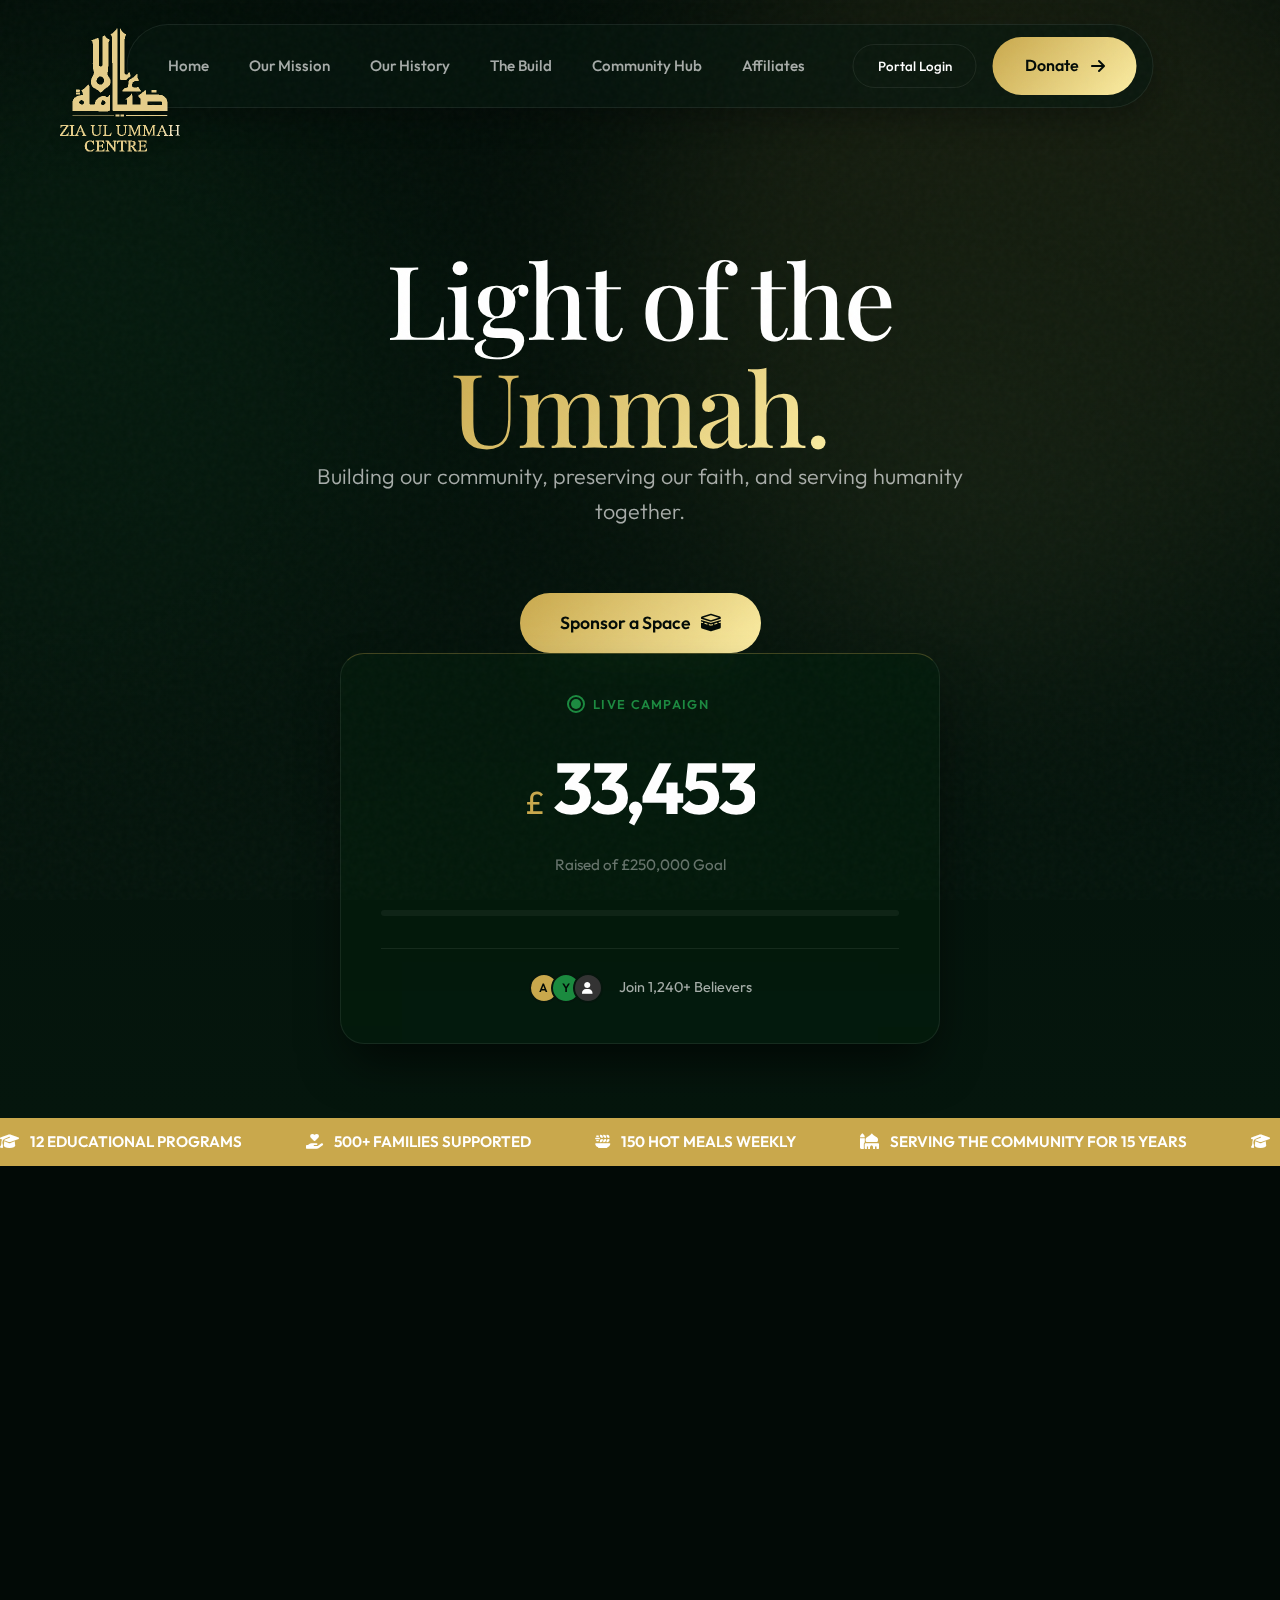
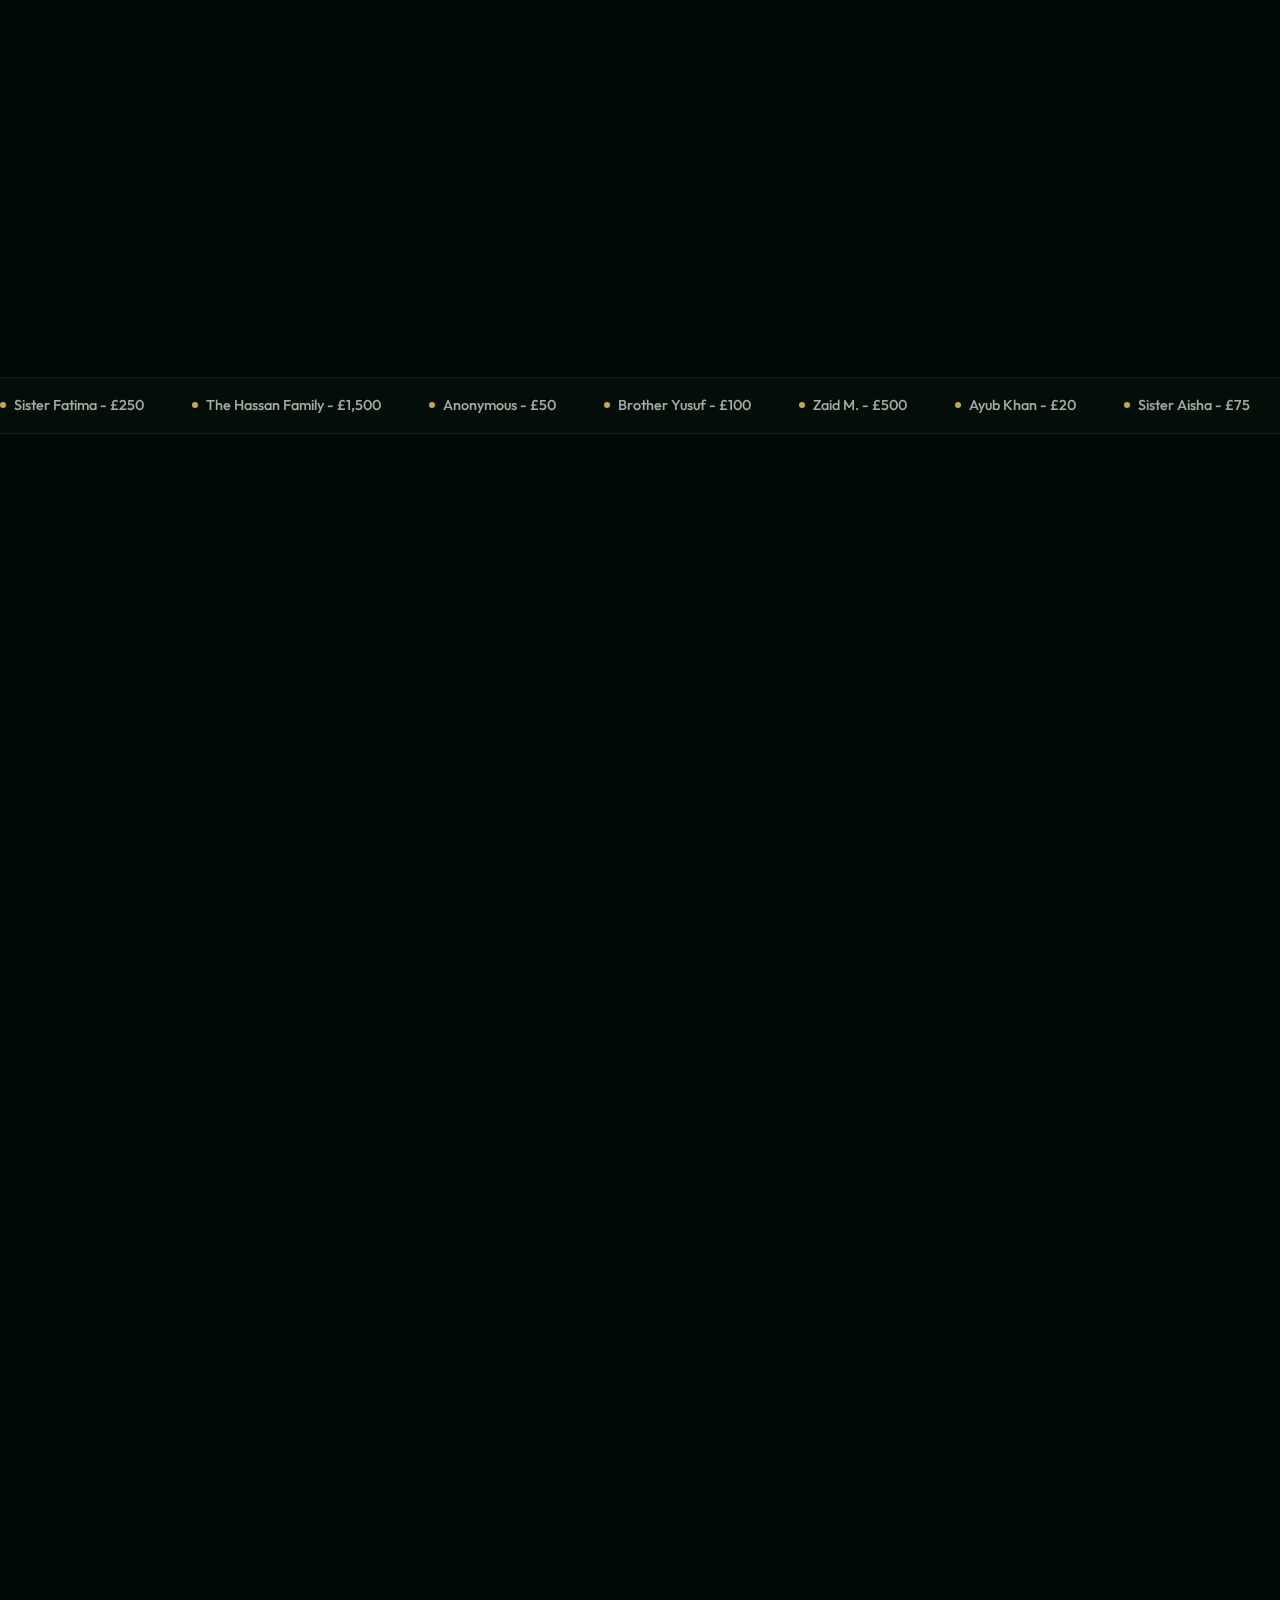
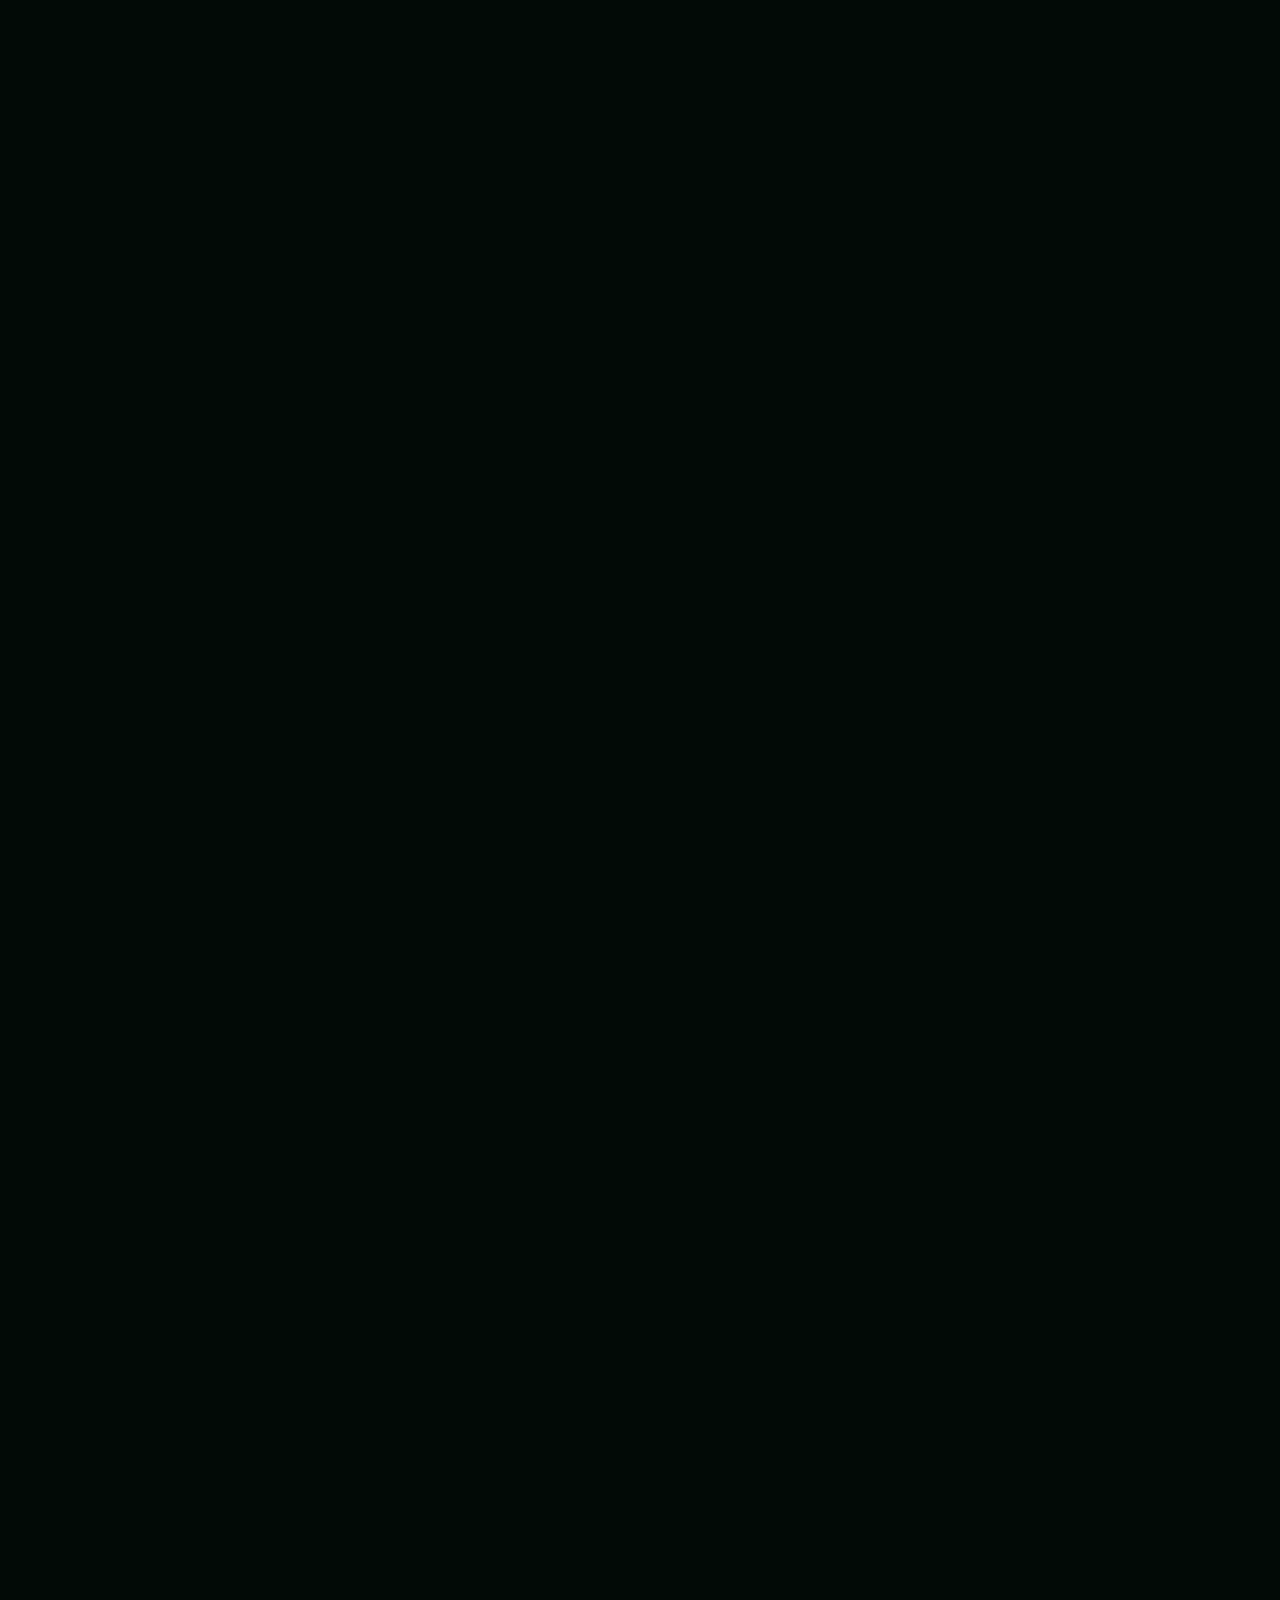
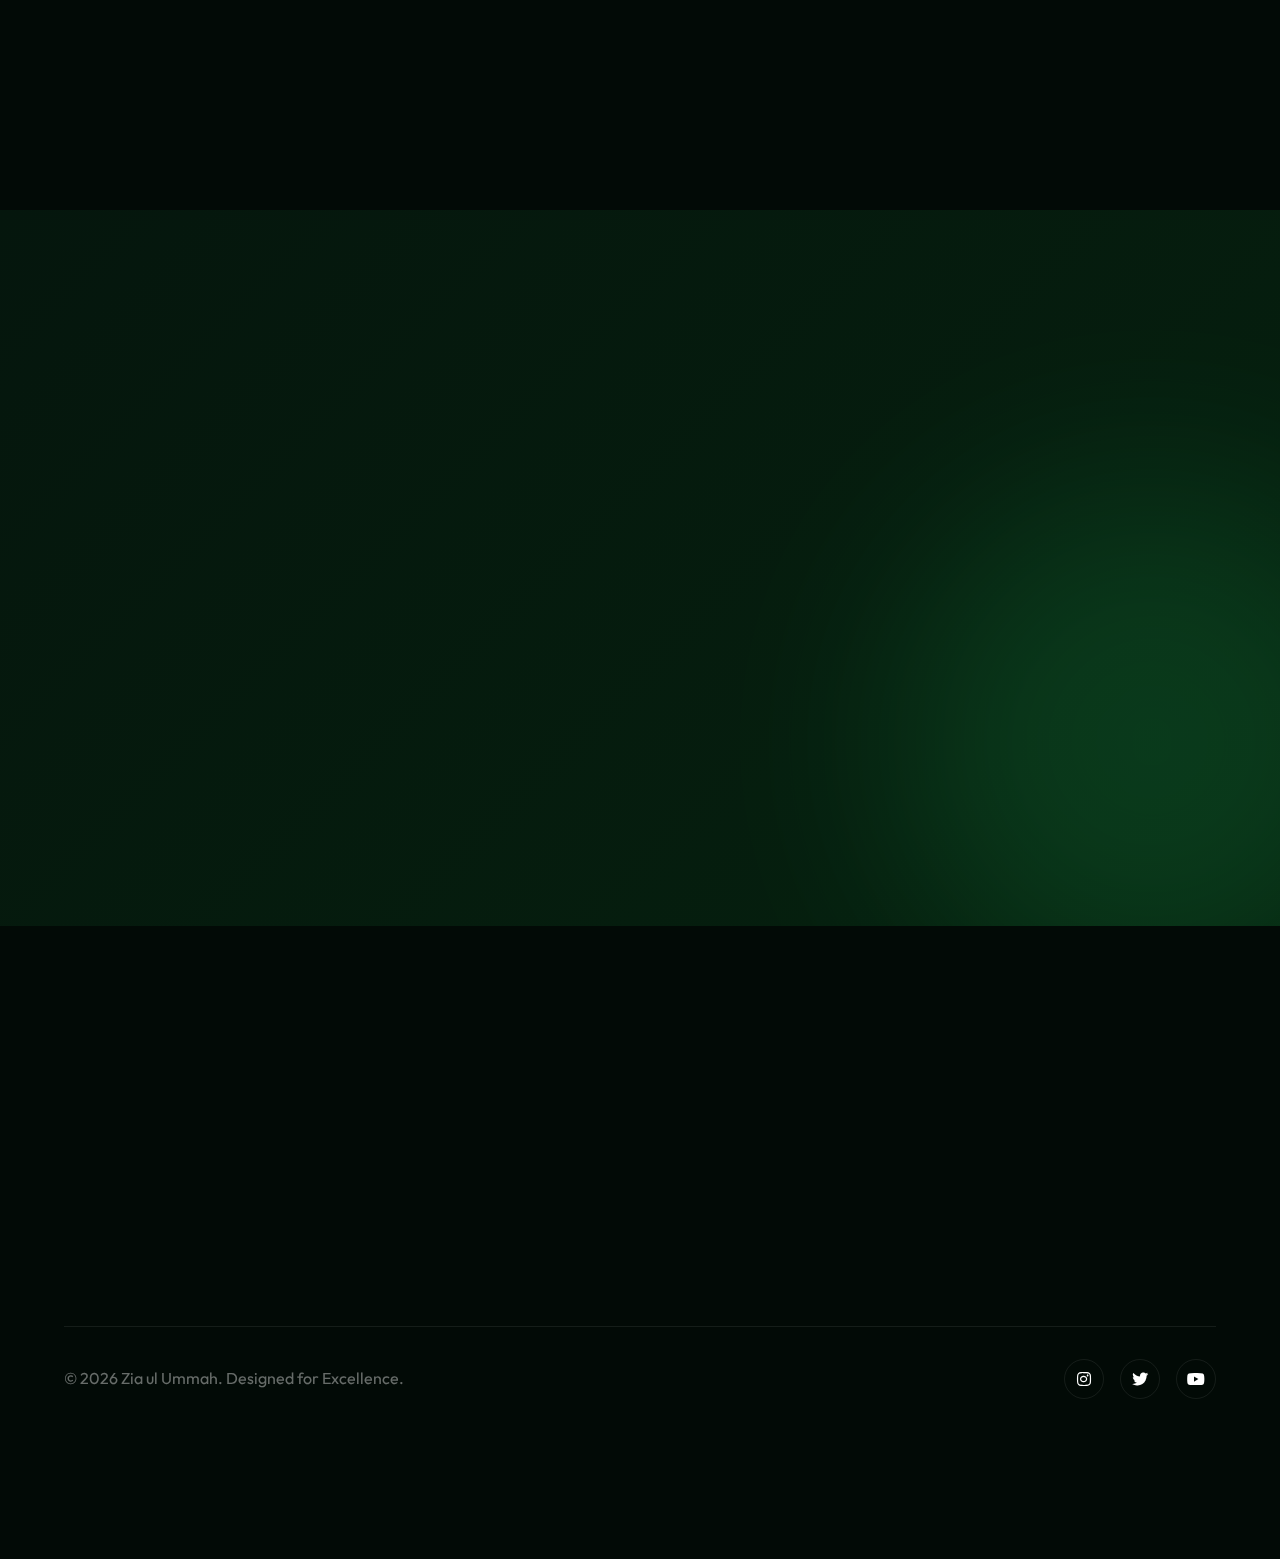
<file: index.html>
<!DOCTYPE html>
<html lang="en">

<head>
    <meta charset="UTF-8">
    <meta name="viewport" content="width=device-width, initial-scale=1.0">
    <title>Zia ul Ummah | The Light</title>

    <!-- Ultra Premium Meta -->
    <meta name="description" content="Experience Zia ul Ummah - A beacon of light for the community.">

    <!-- Modern Typefaces -->
    <link rel="preconnect" href="https://fonts.googleapis.com">
    <link rel="preconnect" href="https://fonts.gstatic.com" crossorigin>
    <!-- Outfit for ultra-sleek UI elements, Playfair for elegant headers, Amiri for Arabic -->
    <link
        href="https://fonts.googleapis.com/css2?family=Amiri:ital,wght@0,400;0,700;1,400&family=Outfit:wght@200;300;400;500;600;700;800&family=Playfair+Display:ital,wght@0,400..900;1,400..900&display=swap"
        rel="stylesheet">

    <!-- Font Awesome Pro (Free Tier) -->
    <link rel="stylesheet" href="https://cdnjs.cloudflare.com/ajax/libs/font-awesome/6.4.0/css/all.min.css">

    <link rel="stylesheet" href="style.css">
</head>

<body class="theme-dark">

    <!-- Cinematic Background Elements -->
    <div class="ambient-light light-1"></div>
    <div class="ambient-light light-2"></div>
    <div class="ambient-light light-3"></div>
    <div class="noise-texture"></div>

    <!-- Standalone Logo -->
    <a href="index.html" class="brand-magnetic standalone-logo" aria-label="Zia ul Ummah Centre">
        <div class="brand-logo-img"></div>
    </a>

    <!-- Floating Glass Navbar -->
    <nav class="nav-glass" id="navbar">
        <div class="nav-container">

            <div class="nav-links desktop-only">
                <a href="index.html" class="nav-item">Home</a>
                <a href="mission.html" class="nav-item">Our Mission</a>
                <a href="history.html" class="nav-item">Our History</a>
                <a href="index.html#phases" class="nav-item">The Build</a>
                <a href="community.html" class="nav-item">Community Hub</a>
                <a href="affiliate.html" class="nav-item">Affiliates</a>
            </div>

            <div class="nav-actions">
                <button class="btn-ghost desktop-only" onclick="openModal('login')">Portal Login</button>
                <a href="https://buy.stripe.com/7sY9AMddIeHub4N6lhcwg00" class="btn-primary btn-glow"
                    style="text-decoration: none;">
                    <span>Donate</span>
                    <i class="fa-solid fa-arrow-right"></i>
                </a>
                <button class="menu-trigger mobile-only" id="mobile-menu-btn">
                    <div class="burger-line"></div>
                    <div class="burger-line"></div>
                </button>
            </div>
        </div>
    </nav>

    <!-- Mobile Menu Overlay -->
    <div class="mobile-menu-overlay" id="mobile-menu">
        <div class="mobile-menu-content">
            <a href="index.html" class="mobile-nav-item">Home</a>
            <a href="mission.html" class="mobile-nav-item">Our Mission</a>
            <a href="history.html" class="mobile-nav-item">Our History</a>
            <a href="index.html#phases" class="mobile-nav-item">The Build</a>
            <a href="community.html" class="mobile-nav-item">Community Hub</a>
            <a href="affiliate.html" class="mobile-nav-item">Affiliates</a>
            <a href="https://buy.stripe.com/7sY9AMddIeHub4N6lhcwg00" class="mobile-nav-item"
                style="color: var(--c-gold-main);">Donate Portal</a>
            <button class="btn-ghost w-full mt-8" onclick="openModal('login')">Portal Login</button>
        </div>
    </div>

    <!-- Hero Section (Cinematic Video Background) -->
    <section class="hero-cinematic" id="home" style="position: relative; overflow: hidden;">
        <!-- B-Roll Video Background -->
        <video autoplay loop muted playsinline class="hero-broll-video"
            style="position: absolute; top: 50%; left: 50%; min-width: 100%; min-height: 100%; width: auto; height: auto; z-index: 0; transform: translateX(-50%) translateY(-50%); object-fit: cover; opacity: 0.4;">
            <!-- Placeholder for actual cinematic footage -->
            <source src="https://cdn.pixabay.com/video/2020/05/25/40141-426176985_large.mp4" type="video/mp4">
        </video>
        <!-- Dark Gradient Overlay for text legibility -->
        <div
            style="position: absolute; inset: 0; background: linear-gradient(to bottom, rgba(5,22,13,0.3) 0%, rgba(5,22,13,1) 100%); z-index: 1;">
        </div>

        <div
            style="position: relative; z-index: 2; width: 100%; display: flex; flex-direction: column; align-items: center; justify-content: center; min-height: 100vh; padding-top: 80px;">

            <div class="hero-text-content fade-up" style="transition-delay: 0.1s;">
                <h1 class="headline-xl">Light of the <br><span class="text-gradient-gold">Ummah.</span></h1>
                <p class="hero-subtitle">Building our community, preserving our faith, and serving humanity together.
                </p>
                <div style="margin-top: 2.5rem;">
                    <a href="donate.html#sponsor-map" class="btn-primary btn-glow"
                        style="text-decoration: none; display: inline-flex; align-items: center; gap: 10px; font-size: 1.1rem; padding: 1rem 2.5rem;">
                        <span>Sponsor a Space</span>
                        <i class="fa-solid fa-kaaba"></i>
                    </a>
                </div>
            </div>
            <div class="hero-dashboard glass-panel fade-up" style="transition-delay: 0.2s;">
                <div class="dashboard-header">
                    <div class="pulse-indicator">
                        <div class="pulse-core"></div>
                        <div class="pulse-ring"></div>
                    </div>
                    <span class="live-status">Live Campaign</span>
                </div>

                <div class="amount-display">
                    <span class="currency">£</span>
                    <span class="counter-value" id="hero-raised">0</span>
                </div>
                <div class="target-text">Raised of £250,000 Goal</div>

                <div class="progress-track">
                    <div class="progress-fill" id="hero-progress"></div>
                    <div class="progress-glow" id="hero-glow"></div>
                </div>

                <div class="dashboard-footer">
                    <div class="backers">
                        <div class="backer-avatars">
                            <div class="avatar bg-gold">A</div>
                            <div class="avatar bg-green">Y</div>
                            <div class="avatar bg-dark"><i class="fa-solid fa-user"></i></div>
                        </div>
                        <span>Join 1,240+ Believers</span>
                    </div>
                </div>
            </div>
        </div>
    </section>

    <!-- Live Impact Stats (Minimalist Marquee) -->
    <div class="marquee-container"
        style="background: var(--c-gold-main); color: var(--bg-body); padding: 12px 0; border: none; overflow: hidden; white-space: nowrap;">
        <div class="marquee-track"
            style="display: inline-flex; gap: 4rem; animation: marqueeScroll 35s linear infinite;">
            <div style="font-weight: 600; font-size: 0.95rem; text-transform: uppercase;"><i
                    class="fa-solid fa-graduation-cap" style="margin-right: 8px;"></i> 12 Educational Programs</div>
            <div style="font-weight: 600; font-size: 0.95rem; text-transform: uppercase;"><i
                    class="fa-solid fa-hand-holding-heart" style="margin-right: 8px;"></i> 500+ Families Supported</div>
            <div style="font-weight: 600; font-size: 0.95rem; text-transform: uppercase;"><i
                    class="fa-solid fa-plate-wheat" style="margin-right: 8px;"></i> 150 Hot Meals Weekly</div>
            <div style="font-weight: 600; font-size: 0.95rem; text-transform: uppercase;"><i class="fa-solid fa-mosque"
                    style="margin-right: 8px;"></i> Serving the Community for 15 Years</div>
            <!-- Duplicates for seamless scroll -->
            <div style="font-weight: 600; font-size: 0.95rem; text-transform: uppercase;"><i
                    class="fa-solid fa-graduation-cap" style="margin-right: 8px;"></i> 12 Educational Programs</div>
            <div style="font-weight: 600; font-size: 0.95rem; text-transform: uppercase;"><i
                    class="fa-solid fa-hand-holding-heart" style="margin-right: 8px;"></i> 500+ Families Supported</div>
            <div style="font-weight: 600; font-size: 0.95rem; text-transform: uppercase;"><i
                    class="fa-solid fa-plate-wheat" style="margin-right: 8px;"></i> 150 Hot Meals Weekly</div>
            <div style="font-weight: 600; font-size: 0.95rem; text-transform: uppercase;"><i class="fa-solid fa-mosque"
                    style="margin-right: 8px;"></i> Serving the Community for 15 Years</div>
        </div>
    </div>

    <!-- ---------- PRAYER TIMES SECTION ---------- -->
    <section class="prayer-section" id="prayer-times" style="padding: 4rem 5%;">
        <div class="container" style="max-width: var(--container-w); margin: 0 auto;">
            <div class="section-intro fade-up" style="text-align: center; margin-bottom: 3rem;">
                <h2 class="headline-lg">Daily <span class="text-gradient-gold">Salah.</span></h2>
                <p class="text-gray" style="font-size: 1.1rem;">"Indeed, prayer has been decreed upon the believers a
                    decree of specified times." (4:103)</p>
            </div>

            <div class="bento-grid">
                <!-- Highlight Box (Next Prayer) -->
                <div class="bento-item glass-panel border-premium fade-up"
                    style="grid-column: 1 / -1; display: flex; justify-content: space-between; align-items: center; padding: 2.5rem; border-left: 4px solid var(--c-gold-main);">
                    <div>
                        <div class="text-gray"
                            style="text-transform: uppercase; letter-spacing: 0.1em; font-size: 0.85rem; margin-bottom: 0.5rem; font-weight: 600;">
                            Next Jama'at</div>
                        <h3 class="headline-md text-white" style="margin: 0; font-size: 2.5rem;">Maghrib</h3>
                    </div>
                    <div style="text-align: right;">
                        <div class="text-gradient-gold"
                            style="font-family: var(--font-sans); font-size: 3.5rem; font-weight: 700; line-height: 1;">
                            18:45</div>
                        <div class="text-gray mt-2"><i class="fa-regular fa-clock" style="margin-right: 5px;"></i> In 45
                            mins</div>
                    </div>
                </div>

                <!-- Daily Times Flex Grid -->
                <div style="grid-column: 1 / -1; display: flex; gap: 1.5rem; flex-wrap: wrap;">
                    <!-- Fajr -->
                    <div class="bento-item glass-panel fade-up"
                        style="flex: 1; min-width: 140px; padding: 1.5rem; text-align: center;">
                        <div class="text-gray mb-4" style="font-weight: 500;">Fajr</div>
                        <div class="text-white" style="font-size: 1.75rem; font-weight: 600;">06:30</div>
                    </div>
                    <!-- Zuhr -->
                    <div class="bento-item glass-panel fade-up"
                        style="flex: 1; min-width: 140px; padding: 1.5rem; text-align: center;">
                        <div class="text-gray mb-4" style="font-weight: 500;">Zuhr</div>
                        <div class="text-white" style="font-size: 1.75rem; font-weight: 600;">13:15</div>
                    </div>
                    <!-- Asr -->
                    <div class="bento-item glass-panel fade-up"
                        style="flex: 1; min-width: 140px; padding: 1.5rem; text-align: center;">
                        <div class="text-gray mb-4" style="font-weight: 500;">Asr</div>
                        <div class="text-white" style="font-size: 1.75rem; font-weight: 600;">16:45</div>
                    </div>
                    <!-- Isha -->
                    <div class="bento-item glass-panel fade-up"
                        style="flex: 1; min-width: 140px; padding: 1.5rem; text-align: center;">
                        <div class="text-gray mb-4" style="font-weight: 500;">Isha</div>
                        <div class="text-white" style="font-size: 1.75rem; font-weight: 600;">20:15</div>
                    </div>
                    <!-- Jumu'ah -->
                    <div class="bento-item glass-panel fade-up border-premium"
                        style="flex: 1; min-width: 140px; padding: 1.5rem; text-align: center; background: rgba(201, 168, 76, 0.05);">
                        <div class="text-gradient-gold mb-4" style="font-weight: 600;">Jumu'ah</div>
                        <div class="text-white" style="font-size: 1.75rem; font-weight: 600;">13:30</div>
                    </div>
                </div>
            </div>
        </div>
    </section>

    <!-- Minimalist Marquee -->
    <div class="marquee-container border-y">
        <div class="marquee-track" id="marquee">
            <!-- Populated via JS -->
        </div>
    </div>



    <!-- The 3D Build Interface -->
    <section class="build-section" id="phases">
        <div class="container">
            <div class="section-intro center fade-up">
                <h2 class="headline-lg">The Architecture of <span class="text-gradient-gold">Tomorrow.</span></h2>
                <p>Interact with the 3D model to explore our expansion phases.</p>
            </div>

            <div class="build-interface glass-panel border-premium fade-up">

                <!-- Controls -->
                <div class="phase-controls">
                    <button class="phase-tab active" data-phase="0">
                        <span class="step-num">00</span> Interior
                    </button>
                    <button class="phase-tab" data-phase="1">
                        <span class="step-num">01</span> Foundation
                    </button>
                    <button class="phase-tab" data-phase="2">
                        <span class="step-num">02</span> Structure
                    </button>
                    <button class="phase-tab" data-phase="3">
                        <span class="step-num">03</span> The Apex
                    </button>
                </div>

                <div class="build-display-area">

                    <!-- Text Info Side -->
                    <div class="phase-info-blocks">
                        <div class="info-block active" id="desc-phase-0">
                            <h3 class="headline-md">Laying the Groundwork</h3>
                            <p class="text-gray">Our journey begins with the foundation. This phase establishes the
                                subtle, stepped base and the inner prayer area floor plan—the literal groundwork upon
                                which our community will gather.</p>
                            <div class="status-badge">Completed</div>
                        </div>

                        <div class="info-block" id="desc-phase-1">
                            <h3 class="headline-md">Walls of Unity</h3>
                            <p class="text-gray">Raising the expansive earth-toned exterior walls. This phase defines
                                the main hall's volume, featuring distinct circular and arched window cutouts to allow
                                natural light to fill the spiritual space.</p>
                            <div class="mini-progress">
                                <div class="prog-text"><span>£45,000 raised</span> <span>Goal: £80k</span></div>
                                <div class="prog-bar">
                                    <div class="fill" style="width: 56%;"></div>
                                </div>
                            </div>
                        </div>

                        <div class="info-block" id="desc-phase-2">
                            <h3 class="headline-md">The Welcoming Arch</h3>
                            <p class="text-gray">Constructing the distinguished front entrance porch and the raised roof
                                parapets. The massive pointed archway serves as a beautiful, welcoming gateway for all
                                who enter.</p>
                            <div class="mini-progress">
                                <div class="prog-text"><span>£5,700 raised</span> <span>Goal: £60k</span></div>
                                <div class="prog-bar">
                                    <div class="fill" style="width: 9%;"></div>
                                </div>
                            </div>
                        </div>

                        <div class="info-block" id="desc-phase-3">
                            <h3 class="headline-md">The Guiding Beacon</h3>
                            <p class="text-gray">Erecting the single, towering minaret adorned with its golden finial.
                                This final architectural piece completes the structure, serving as a landmark of faith
                                and community.</p>
                            <div class="mini-progress">
                                <div class="prog-text"><span>£0 raised</span> <span>Goal: £40k</span></div>
                                <div class="prog-bar">
                                    <div class="fill" style="width: 0%;"></div>
                                </div>
                            </div>
                        </div>

                        <a href="https://buy.stripe.com/7sY9AMddIeHub4N6lhcwg00" class="btn-primary w-full mt-6"
                            style="display: flex; align-items: center; justify-content: center; text-decoration: none;">Fund
                            This Phase</a>
                    </div>

                    <!-- 3D Model Side -->
                    <div class="model-viewport">
                        <div class="viewport-grid"></div>
                        <!-- THE 3D MASTER ARCHITECTURE (V2.1 Earth-Toned Geometric) -->
                        <!-- Built ground-up: Foundation -> Walls -> Entrance -> Minaret -->
                        <div class="scene-3d">
                            <div class="masjid-3d phase-0-state" id="masjid-container">

                                <!-- PHASE 0: Base & Floorplan -->
                                <div class="base-group" id="phase-base">
                                    <div class="cube base-tier">
                                        <div class="face top"></div>
                                        <div class="face front shadow-front"></div>
                                        <div class="face left shadow-left"></div>
                                    </div>
                                </div>

                                <!-- PHASE 0: Interior Core (Animated inner walls) -->
                                <div class="interior-group" id="phase-interior">
                                    <!-- Glowing floor carpet -->
                                    <div class="cube inner-carpet">
                                        <div class="face top"></div>
                                    </div>
                                    <!-- Center glowing block representing minbar/mihrab -->
                                    <div class="cube inner-block">
                                        <div class="face top"></div>
                                        <div class="face front shadow-front"></div>
                                        <div class="face left shadow-left"></div>
                                    </div>
                                    <!-- Transparent Glass-like partition pillars -->
                                    <div class="cube inner-wall iw-1">
                                        <div class="face top"></div>
                                        <div class="face front shadow-front"></div>
                                        <div class="face left shadow-left"></div>
                                    </div>
                                    <div class="cube inner-wall iw-2">
                                        <div class="face top"></div>
                                        <div class="face front shadow-front"></div>
                                        <div class="face left shadow-left"></div>
                                    </div>
                                    <div class="cube inner-wall iw-3">
                                        <div class="face top"></div>
                                        <div class="face front shadow-front"></div>
                                        <div class="face left shadow-left"></div>
                                    </div>
                                    <div class="cube inner-wall iw-4">
                                        <div class="face top"></div>
                                        <div class="face front shadow-front"></div>
                                        <div class="face left shadow-left"></div>
                                    </div>
                                </div>

                                <!-- PHASE 1: Main Hall Ext Walls -->
                                <div class="main-hall-group" id="phase-hall">
                                    <div class="cube main-hall">
                                        <!-- Front face with arched windows -->
                                        <div class="face front shadow-front">
                                            <div class="arch-window left-w"></div>
                                            <div class="arch-window right-w"></div>
                                        </div>
                                        <div class="face back"></div>
                                        <!-- Left face with circular window cutouts -->
                                        <div class="face left shadow-left">
                                            <div class="circle-window c1"></div>
                                            <div class="circle-window c2"></div>
                                            <div class="circle-window c3"></div>
                                        </div>
                                        <div class="face right"></div>
                                        <div class="face top"></div> <!-- Flat roof base -->
                                    </div>
                                </div>

                                <!-- PHASE 2: Front Porch & Parapets -->
                                <div class="porch-group" id="phase-porch">
                                    <!-- Elevated flat roof parapet borders -->
                                    <div class="cube roof-parapet p-front">
                                        <div class="face front shadow-front"></div>
                                        <div class="face left shadow-left"></div>
                                        <div class="face top"></div>
                                        <div class="face back"></div>
                                    </div>
                                    <div class="cube roof-parapet p-left">
                                        <div class="face front shadow-front"></div>
                                        <div class="face left shadow-left"></div>
                                        <div class="face top"></div>
                                    </div>
                                    <div class="cube roof-parapet p-right">
                                        <div class="face front shadow-front"></div>
                                        <div class="face right"></div>
                                        <div class="face top"></div>
                                    </div>
                                    <div class="cube roof-parapet p-back">
                                        <div class="face back"></div>
                                        <div class="face left shadow-left"></div>
                                        <div class="face top"></div>
                                    </div>

                                    <!-- Protruding Front Entrance block -->
                                    <div class="cube front-porch">
                                        <div class="face front shadow-front">
                                            <div class="grand-arch"></div> <!-- The large pointed archway -->
                                        </div>
                                        <div class="face left shadow-left">
                                            <div class="arch-window small"></div>
                                        </div>
                                        <div class="face right">
                                            <div class="arch-window small"></div>
                                        </div>
                                        <div class="face top"></div>
                                    </div>
                                    <!-- Porch stepped entry -->
                                    <div class="cube porch-steps">
                                        <div class="face top"></div>
                                        <div class="face front shadow-front"></div>
                                        <div class="face left shadow-left"></div>
                                    </div>
                                </div>

                                <!-- PHASE 3: The Single Minaret -->
                                <div class="minaret-group" id="phase-minaret">
                                    <div class="cube tall-minaret">
                                        <div class="face front shadow-front">
                                            <div class="minaret-slit m1"></div>
                                            <div class="minaret-slit m2"></div>
                                        </div>
                                        <div class="face left shadow-left">
                                            <div class="minaret-slit m1"></div>
                                            <div class="minaret-slit m2"></div>
                                        </div>
                                        <div class="face right"></div>
                                        <div class="face back"></div>
                                        <div class="face top"></div>
                                        <!-- Top tier architectural element -->
                                        <div class="cube minaret-top">
                                            <div class="face front shadow-front">
                                                <div class="min-arch"></div>
                                            </div>
                                            <div class="face left shadow-left">
                                                <div class="min-arch"></div>
                                            </div>
                                            <div class="face top"></div>
                                            <div class="finial gold"></div>
                                        </div>
                                    </div>
                                    <!-- Minaret stepped base -->
                                    <div class="cube minaret-base">
                                        <div class="face top"></div>
                                        <div class="face front shadow-front"></div>
                                        <div class="face left shadow-left"></div>
                                    </div>
                                </div>
                            </div>
                        </div>
                    </div>
                </div>

            </div>
        </div>
        </div>
    </section>
    <!-- Visit Us / New to Islam CTA Section -->
    <section class="visit-cta-section" id="visit" style="padding: 4rem 5%; position: relative;">
        <!-- Subtle background glow -->
        <div
            style="position: absolute; top: 50%; left: 50%; transform: translate(-50%, -50%); width: 80%; height: 50%; background: var(--c-green-light); filter: blur(150px); opacity: 0.1; z-index: 0; pointer-events: none;">
        </div>

        <div class="container" style="max-width: var(--container-w); margin: 0 auto; position: relative; z-index: 1;">
            <div class="glass-panel border-premium fade-up"
                style="display: flex; flex-direction: column; align-items: center; text-align: center; padding: 4rem 2rem; background: linear-gradient(135deg, rgba(8,30,18,0.8) 0%, rgba(5,22,13,0.95) 100%); position: relative; overflow: hidden;">

                <!-- Watermark -->
                <i class="fa-solid fa-mosque text-gradient-gold"
                    style="font-size: 15rem; position: absolute; left: -5%; bottom: -20%; opacity: 0.03; transform: rotate(-15deg);"></i>
                <i class="fa-solid fa-leaf text-gradient-gold"
                    style="font-size: 15rem; position: absolute; right: -5%; top: -20%; opacity: 0.03; transform: rotate(15deg);"></i>

                <div class="bento-icon text-gradient-gold mb-4 text-4xl"><i class="fa-solid fa-door-open"
                        style="font-size: 2.5rem;"></i></div>
                <h2 class="headline-lg text-white mb-4">New to <span class="text-gradient-gold">Islam?</span> Or Just
                    Curious?</h2>
                <p class="text-gray mb-8" style="font-size: 1.2rem; max-width: 600px; line-height: 1.6;">
                    Whether you are taking your first steps into exploring faith, looking to take your Shahadah, or a
                    neighbour wanting a guided tour of the Centre, our doors are always open to you.
                </p>
                <div style="display: flex; gap: 1.5rem; flex-wrap: wrap; justify-content: center;">
                    <a href="#contact" class="btn-primary" style="padding: 1rem 2.5rem; font-size: 1.1rem;">Plan a Visit
                        <i class="fa-solid fa-calendar-check" style="margin-left: 8px;"></i></a>
                    <a href="#contact" class="btn-ghost"
                        style="padding: 1rem 2.5rem; font-size: 1.1rem; border-color: rgba(255,255,255,0.2);">Ask the
                        Imam <i class="fa-regular fa-envelope" style="margin-left: 8px;"></i></a>
                </div>
            </div>
        </div>
    </section>

    <!-- Fintech Style Donate -->
    <section class="donate-fintech" id="donate">
        <div class="container">
            <div class="donate-wrapper glass-panel border-premium fade-up">

                <div class="donate-header">
                    <h2 class="headline-md">Secure Your <span class="text-gradient-gold">Akhirah.</span></h2>
                    <p class="text-gray">100% donation policy. SSL Encrypted.</p>
                </div>

                <div class="donate-ui">
                    <!-- Type Toggle -->
                    <div class="segment-control">
                        <button class="seg-btn active" data-type="one-time">One-time</button>
                        <button class="seg-btn" data-type="monthly">Monthly</button>
                    </div>

                    <!-- Amounts -->
                    <div class="amount-grid">
                        <button class="amt-btn" data-val="25">£25</button>
                        <button class="amt-btn active" data-val="50">£50</button>
                        <button class="amt-btn" data-val="100">£100</button>
                        <button class="amt-btn" data-val="250">£250</button>
                    </div>

                    <div class="custom-input-wrapper">
                        <span class="currency-prefix">£</span>
                        <input type="number" id="custom-donation" class="input-premium" placeholder="Custom Amount">
                    </div>

                    <button class="btn-primary btn-massive w-full" id="final-donate-btn">
                        Donate £50
                    </button>

                    <div class="secure-badge">
                        <i class="fa-solid fa-lock text-green-light"></i> Secure Checkout Powered by Stripe
                    </div>
                </div>

            </div>
        </div>
    </section>

    <!-- Interactive Community Cards -->
    <section class="community-grid-section" id="community">
        <div class="container">
            <div class="section-intro fade-up">
                <h2 class="headline-lg">Active <span class="text-gradient-gold">Community.</span></h2>
            </div>

            <!-- Horizontal Scroll on Mobile, Grid on Desktop -->
            <div class="cards-grid">

                <div class="hover-card glass-panel fade-up">
                    <div class="card-icon bg-gold-light"><i class="fa-solid fa-users-rays"></i></div>
                    <h3 class="headline-sm">Jummah Khutbah</h3>
                    <p class="text-gray">Inspiring weekly sermons addressing contemporary issues.</p>
                    <div class="card-footer">Every Friday 1:15pm</div>
                </div>

                <div class="hover-card glass-panel fade-up" style="transition-delay: 0.1s;">
                    <div class="card-icon bg-dark-green"><i class="fa-solid fa-book-open-reader"></i></div>
                    <h3 class="headline-sm">Quran Institute</h3>
                    <p class="text-gray">Structured Hifz and Tajweed programs for all ages.</p>
                    <div class="card-footer">Mon-Thu Evenings</div>
                </div>

                <div class="hover-card glass-panel fade-up" style="transition-delay: 0.2s;">
                    <div class="card-icon bg-gold-light"><i class="fa-solid fa-people-group"></i></div>
                    <h3 class="headline-sm">Youth Circle</h3>
                    <p class="text-gray">A safe space for teenagers to connect with faith.</p>
                    <div class="card-footer">Saturdays 5:00pm</div>
                </div>

                <div class="hover-card glass-panel fade-up" style="transition-delay: 0.3s;">
                    <div class="card-icon bg-dark-green"><i class="fa-solid fa-hand-holding-heart"></i></div>
                    <h3 class="headline-sm">Food Bank</h3>
                    <p class="text-gray">Serving over 100 hot meals weekly to the vulnerable.</p>
                    <div class="card-footer">Sundays 12:00pm</div>
                </div>

            </div>
        </div>
        <!-- WhatsApp Community CTA Section -->
        <section class="whatsapp-cta-section"
            style="padding: clamp(3rem, 8vw, 6rem) 5%; position: relative; overflow: hidden;">
            <!-- Background Elements -->
            <div
                style="position: absolute; top: 0; left: 0; right: 0; bottom: 0; background: linear-gradient(135deg, var(--c-bg-surface) 0%, rgba(10, 66, 27, 0.4) 100%); z-index: 0;">
            </div>
            <div class="ambient-light"
                style="width: 40vw; height: 40vw; background: #25D366; right: -10%; bottom: -10%; opacity: 0.15; z-index: 0;">
            </div>

            <div class="container" style="position: relative; z-index: 2; max-width: 900px;">
                <div class="bento-item glass-panel border-premium fade-up"
                    style="text-align: center; padding: 4rem 2rem; background: rgba(5, 22, 13, 0.6); border-color: rgba(37, 211, 102, 0.2);">
                    <div
                        style="display: inline-flex; align-items: center; justify-content: center; width: 80px; height: 80px; border-radius: 50%; background: linear-gradient(135deg, #25D366, #128C7E); margin-bottom: 2rem; box-shadow: 0 10px 30px rgba(37, 211, 102, 0.3);">
                        <i class="fa-brands fa-whatsapp text-white" style="font-size: 2.5rem;"></i>
                    </div>

                    <h2 class="headline-md text-white mb-4" style="font-size: clamp(1.75rem, 5vw, 2.5rem);">Stay
                        Connected with the <span style="color: #25D366;">Community</span></h2>
                    <p class="text-gray mb-8"
                        style="font-size: clamp(1rem, 3vw, 1.15rem); max-width: 600px; margin-left: auto; margin-right: auto;">
                        Join our
                        official WhatsApp channel for instant updates on prayer times, community events, educational
                        programs, and the latest news on the new center build.</p>

                    <a href="#" class="btn-primary"
                        style="background: linear-gradient(135deg, #25D366, #128C7E); color: white; display: inline-flex; align-items: center; justify-content: center; gap: 12px; font-size: clamp(1rem, 3vw, 1.1rem); padding: 1.2rem 3rem; text-decoration: none; border-radius: 50px; font-weight: 600; box-shadow: 0 10px 20px rgba(37, 211, 102, 0.2); transition: all 0.3s ease; width: fit-content; max-width: 100%;">
                        <span>Join WhatsApp Channel</span>
                        <i class="fa-solid fa-arrow-right"></i>
                    </a>

                    <div class="mt-6 text-gray-dark"
                        style="font-size: 0.9rem; display: flex; align-items: center; justify-content: center; gap: 8px;">
                        <i class="fa-solid fa-shield-halved"></i> Only admins can post. Your privacy is protected.
                    </div>
                </div>
            </div>
        </section>

        <!-- Ultra Premium Footer -->
        <footer class="footer-premium border-t border-glass">
            <div class="container">
                <div class="footer-grid">

                    <div class="footer-brand fade-up">
                        <a href="#" class="brand-magnetic">
                            <div class="brand-mark gold-glow">ZU</div>
                            <span class="brand-text text-white">Zia ul Ummah</span>
                        </a>
                        <p class="text-gray mt-4 max-w-sm">A beacon of light. Not just a place of prostration, but an
                            institution of education, welfare, and excellence.</p>
                    </div>

                    <div class="footer-links fade-up" style="transition-delay: 0.1s;">
                        <h4 class="text-white mb-4">Explore</h4>
                        <a href="mission.html">Our Mission</a>
                        <a href="#phases">Build Project</a>
                        <a href="#community">Programs</a>
                        <a href="#" onclick="openModal('login')">Member Portal</a>
                    </div>

                    <div class="footer-links fade-up" style="transition-delay: 0.2s;">
                        <h4 class="text-white mb-4">Contact</h4>
                        <span class="text-gray"><i class="fa-solid fa-location-dot w-6 text-gradient-gold"></i> 123
                            Islamic
                            Center Way</span>
                        <span class="text-gray"><i class="fa-solid fa-phone w-6 text-gradient-gold"></i> +44 123 456
                            7890</span>
                        <span class="text-gray"><i class="fa-solid fa-envelope w-6 text-gradient-gold"></i>
                            info@ziaulummah.org</span>
                    </div>

                </div>

                <div class="footer-bottom">
                    <p class="text-gray-dark">&copy; <span id="year"></span> Zia ul Ummah. Designed for Excellence.</p>
                    <div class="social-pills">
                        <a href="#" class="social-pill"><i class="fa-brands fa-instagram"></i></a>
                        <a href="#" class="social-pill"><i class="fa-brands fa-twitter"></i></a>
                        <a href="#" class="social-pill"><i class="fa-brands fa-youtube"></i></a>
                    </div>
                </div>
            </div>
        </footer>

        <!-- Portal Modal (Glass) -->
        <div class="modal-backdrop" id="portal-modal">
            <div class="modal-glass-container">
                <button class="btn-close" onclick="closeModal()"><i class="fa-solid fa-xmark"></i></button>

                <div class="modal-header">
                    <i class="fa-solid fa-fingerprint text-gradient-gold text-4xl mb-4"></i>
                    <h2 class="headline-md">Access Portal</h2>
                    <p class="text-gray">Manage your donations and memberships.</p>
                </div>

                <form class="portal-form mt-8">
                    <div class="input-group">
                        <label>Email Address</label>
                        <input type="email" class="input-premium" placeholder="name@email.com">
                    </div>
                    <div class="input-group mt-4">
                        <label>Secure Password</label>
                        <input type="password" class="input-premium" placeholder="••••••••">
                    </div>

                    <button type="button" class="btn-primary w-full mt-8">Authenticate</button>
                </form>

                <p class="text-center text-gray mt-6 text-sm">Don't have an account? <a href="#"
                        class="text-gradient-gold">Register</a></p>
            </div>
        </div>

        <script src="script.js"></script>
</body>

</html>
</file>
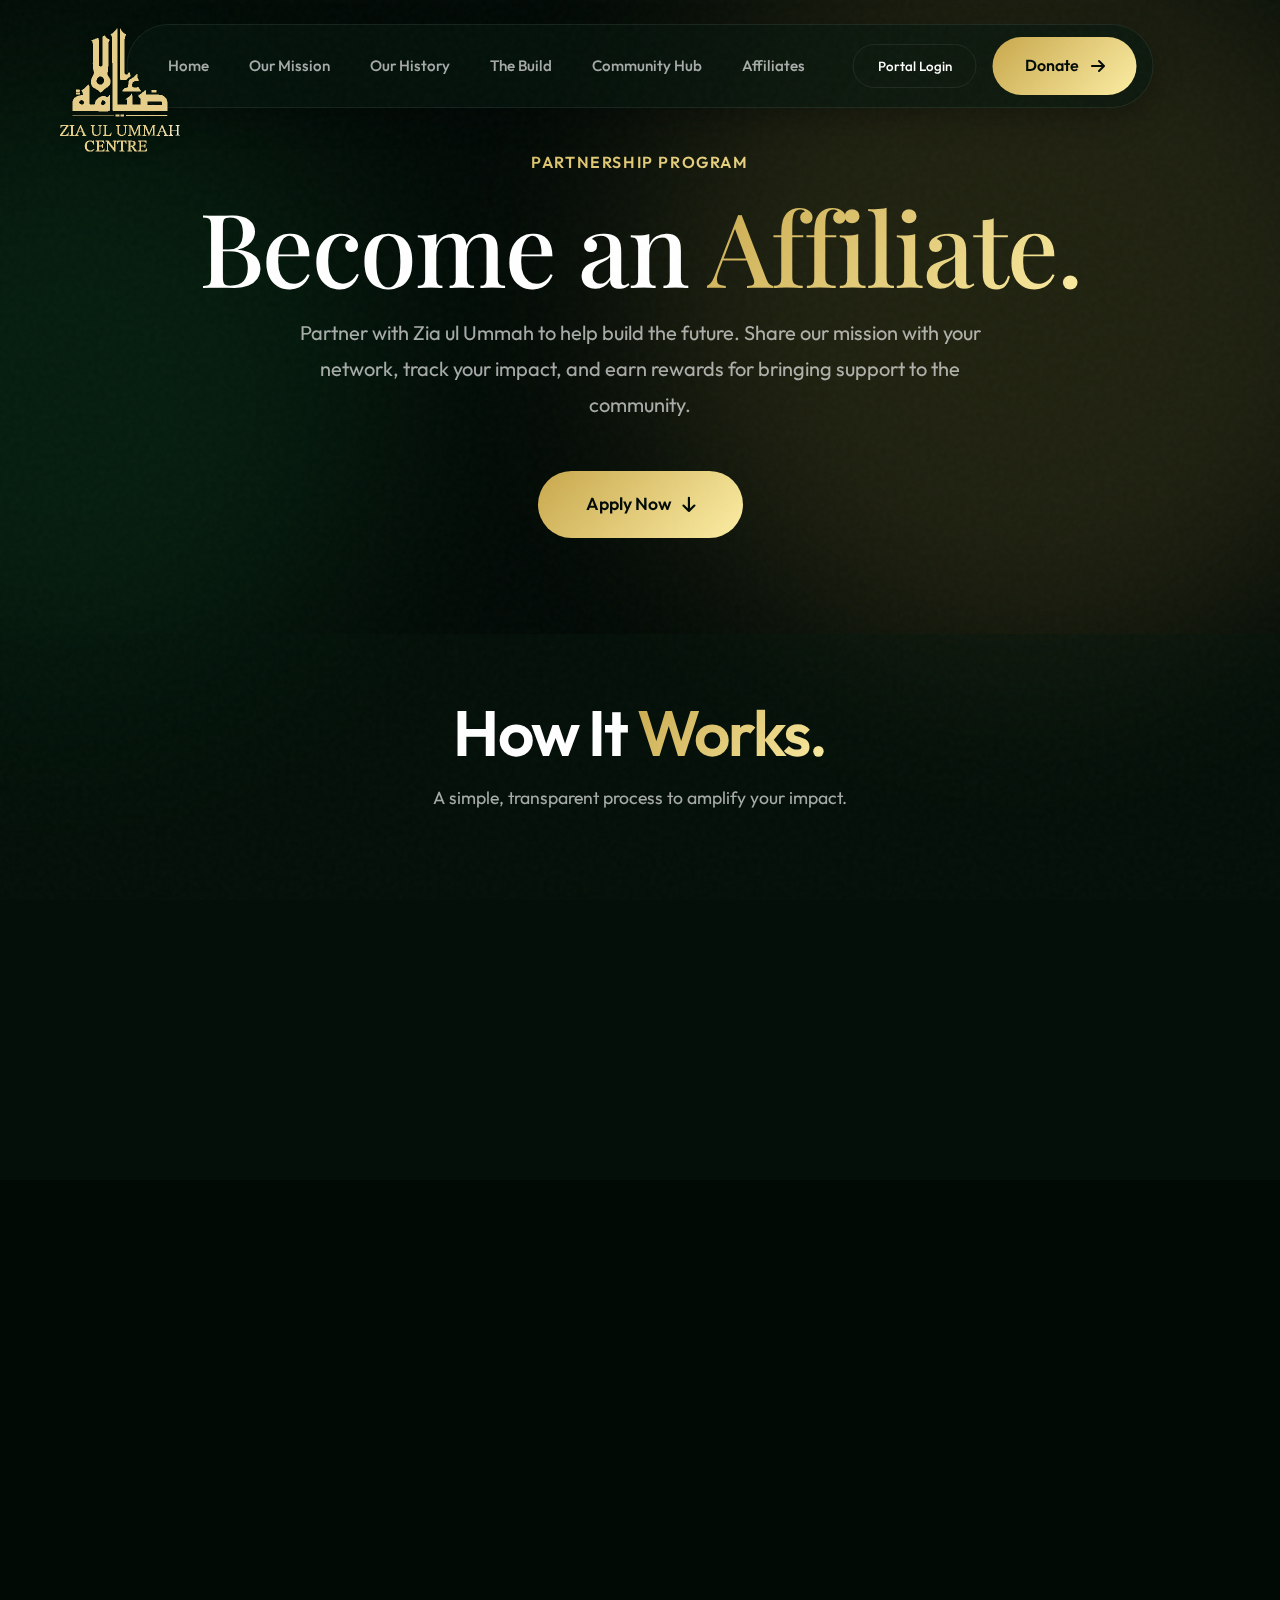
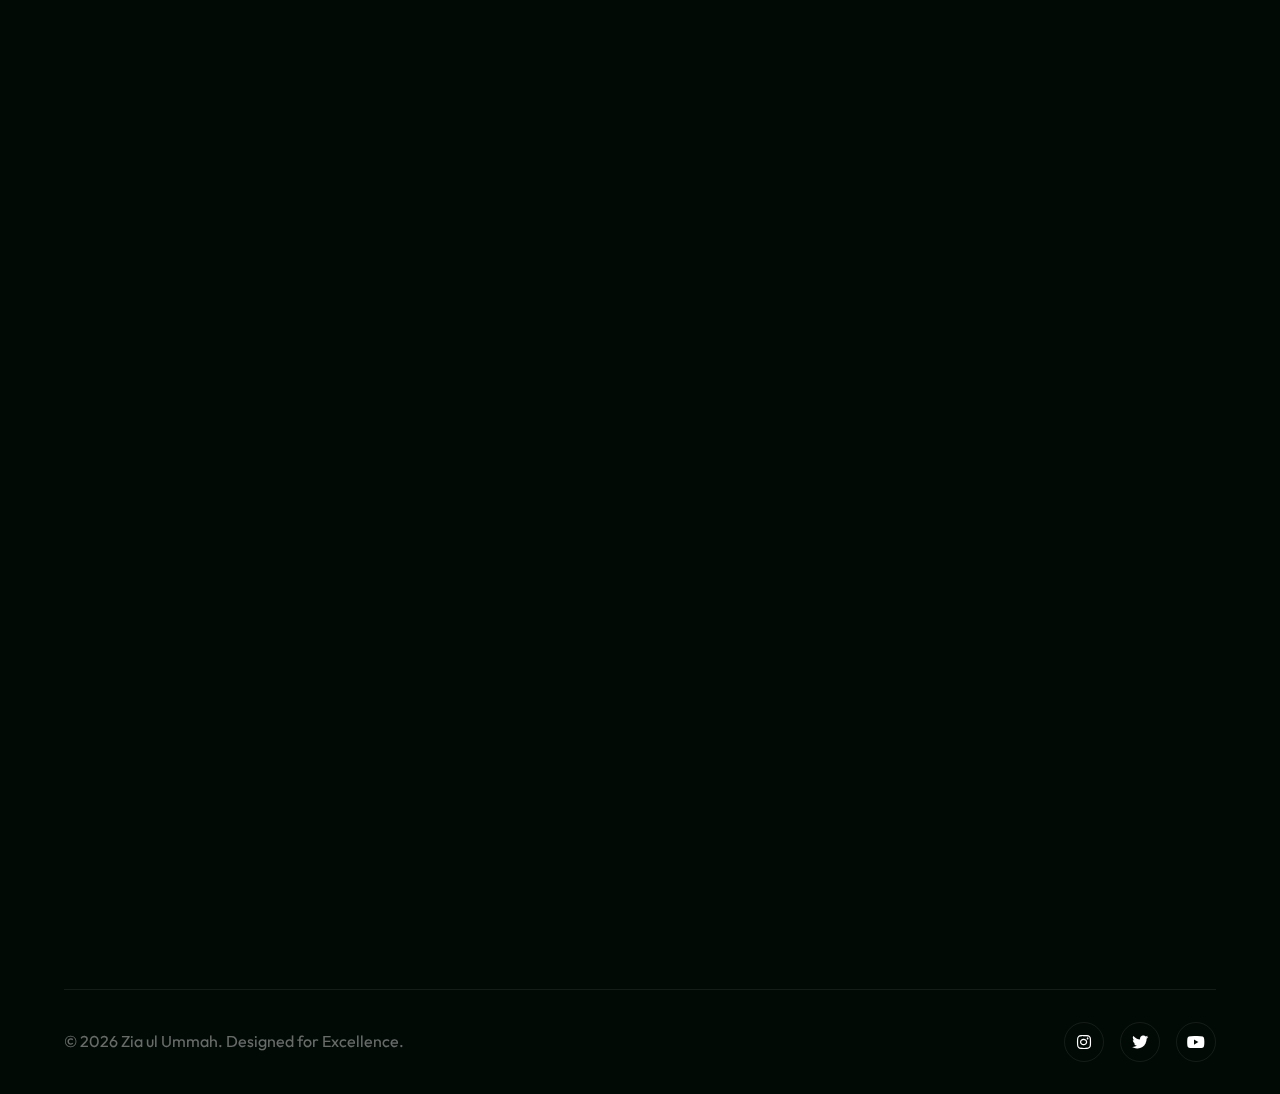
<file: affiliate.html>
<!DOCTYPE html>
<html lang="en">

<head>
    <meta charset="UTF-8">
    <meta name="viewport" content="width=device-width, initial-scale=1.0">
    <title>Become an Affiliate | Zia ul Ummah</title>

    <!-- Ultra Premium Meta -->
    <meta name="description"
        content="Join the Zia ul Ummah affiliate program. Partner with us and help build the community.">

    <!-- Modern Typefaces -->
    <link rel="preconnect" href="https://fonts.googleapis.com">
    <link rel="preconnect" href="https://fonts.gstatic.com" crossorigin>
    <!-- Outfit for ultra-sleek UI elements, Playfair for elegant headers, Amiri for Arabic -->
    <link
        href="https://fonts.googleapis.com/css2?family=Amiri:ital,wght@0,400;0,700;1,400&family=Outfit:wght@200;300;400;500;600;700;800&family=Playfair+Display:ital,wght@0,400..900;1,400..900&display=swap"
        rel="stylesheet">

    <!-- Font Awesome Pro (Free Tier) -->
    <link rel="stylesheet" href="https://cdnjs.cloudflare.com/ajax/libs/font-awesome/6.4.0/css/all.min.css">

    <link rel="stylesheet" href="style.css">
    <style>
        /* Specific Affiliate Styles */
        .affiliate-hero {
            padding-top: 150px;
            padding-bottom: 6rem;
            position: relative;
            text-align: center;
        }

        .step-card {
            text-align: center;
            padding: 3rem 2rem;
            height: 100%;
        }

        .step-icon {
            width: 80px;
            height: 80px;
            border-radius: 50%;
            background: rgba(201, 168, 76, 0.1);
            color: var(--c-gold-main);
            display: flex;
            align-items: center;
            justify-content: center;
            font-size: 2rem;
            margin: 0 auto 1.5rem;
            border: 1px solid rgba(201, 168, 76, 0.3);
            box-shadow: 0 0 20px rgba(201, 168, 76, 0.2);
        }

        .form-container {
            max-width: 700px;
            margin: 0 auto;
            padding: 3rem;
        }

        .form-row {
            display: grid;
            grid-template-columns: 1fr 1fr;
            gap: 1.5rem;
            margin-bottom: 1.5rem;
        }

        @media (max-width: 768px) {
            .form-row {
                grid-template-columns: 1fr;
            }
        }
    </style>
</head>

<body class="theme-dark">

    <!-- Ambient Background Lighting -->
    <div class="ambient-light light-1"></div>
    <div class="ambient-light light-2"></div>
    <div class="noise-texture"></div>

    <!-- Standalone Logo -->
    <a href="index.html" class="brand-magnetic standalone-logo" aria-label="Zia ul Ummah Centre">
        <div class="brand-logo-img"></div>
    </a>

    <!-- Floating Glass Navbar -->
    <nav class="nav-glass" id="navbar">
        <div class="nav-container">
            <div class="nav-links desktop-only">
                <a href="index.html" class="nav-item">Home</a>
                <a href="mission.html" class="nav-item">Our Mission</a>
                <a href="mission.html#legacy" class="nav-item">Our History</a>
                <a href="index.html#phases" class="nav-item">The Build</a>
                <a href="community.html" class="nav-item">Community Hub</a>
                <a href="affiliate.html" class="nav-item active">Affiliates</a>
            </div>

            <div class="nav-actions">
                <button class="btn-ghost desktop-only" onclick="openModal('login')">Portal Login</button>
                <a href="donate.html" class="btn-primary btn-glow" style="text-decoration: none;">
                    <span>Donate</span>
                    <i class="fa-solid fa-arrow-right"></i>
                </a>
                <button class="menu-trigger mobile-only" id="mobile-menu-btn">
                    <div class="burger-line"></div>
                    <div class="burger-line"></div>
                </button>
            </div>
        </div>
    </nav>

    <!-- Mobile Menu Overlay -->
    <div class="mobile-menu-overlay" id="mobile-menu">
        <div class="mobile-menu-content">
            <a href="index.html" class="mobile-nav-item">Home</a>
            <a href="mission.html" class="mobile-nav-item">Our Mission</a>
            <a href="mission.html#legacy" class="mobile-nav-item">Our History</a>
            <a href="index.html#phases" class="mobile-nav-item">The Build</a>
            <a href="community.html" class="mobile-nav-item">Community Hub</a>
            <a href="affiliate.html" class="mobile-nav-item">Affiliates</a>
            <a href="donate.html" class="mobile-nav-item" style="color: var(--c-gold-main);">Donate Portal</a>
            <button class="btn-ghost w-full mt-8" onclick="openModal('login')">Portal Login</button>
        </div>
    </div>

    <!-- Affiliate Hero Section -->
    <section class="affiliate-hero" id="affiliate-top">
        <div class="container fade-up">
            <div class="text-gradient-gold mb-4"
                style="font-weight: 600; font-size: 1rem; letter-spacing: 0.1em; text-transform: uppercase;">
                Partnership Program
            </div>
            <h1 class="headline-xl mb-4">Become an <span class="text-gradient-gold">Affiliate.</span></h1>
            <p class="text-gray" style="font-size: 1.25rem; max-width: 700px; margin: 0 auto; line-height: 1.8;">
                Partner with Zia ul Ummah to help build the future. Share our mission with your network, track your
                impact, and earn rewards for bringing support to the community.
            </p>
            <div style="margin-top: 3rem;">
                <a href="#apply" class="btn-primary btn-glow"
                    style="text-decoration: none; display: inline-flex; align-items: center; gap: 10px; font-size: 1.1rem; padding: 1.2rem 3rem;">
                    <span>Apply Now</span>
                    <i class="fa-solid fa-arrow-down"></i>
                </a>
            </div>
        </div>
    </section>

    <!-- How it Works Section -->
    <section style="padding: 4rem 5%; position: relative; overflow: hidden; background: rgba(5,22,13,0.4);"
        id="how-it-works">
        <div class="container">
            <div class="section-intro center fade-up">
                <h2 class="headline-lg">How It <span class="text-gradient-gold">Works.</span></h2>
                <p class="text-gray" style="font-size: 1.1rem;">A simple, transparent process to amplify your impact.
                </p>
            </div>

            <div class="bento-grid" style="grid-template-columns: repeat(3, 1fr); margin-top: 2rem;">

                <div class="bento-item glass-panel border-premium fade-up step-card" style="grid-column: span 1;">
                    <div class="step-icon"><i class="fa-solid fa-user-plus"></i></div>
                    <h3 class="headline-md mb-2">1. Register</h3>
                    <p class="text-gray" style="font-size: 0.95rem;">Submit your application below. Once approved, you
                        gain access to the partner dashboard.</p>
                </div>

                <div class="bento-item glass-panel border-premium fade-up step-card"
                    style="grid-column: span 1; transition-delay: 0.1s;">
                    <div class="step-icon"><i class="fa-solid fa-link"></i></div>
                    <h3 class="headline-md mb-2">2. Get Links</h3>
                    <p class="text-gray" style="font-size: 0.95rem;">Generate unique tracking links and access
                        professional marketing materials for your campaigns.</p>
                </div>

                <div class="bento-item glass-panel border-premium fade-up step-card"
                    style="grid-column: span 1; transition-delay: 0.2s;">
                    <div class="step-icon"><i class="fa-solid fa-chart-line"></i></div>
                    <h3 class="headline-md mb-2">3. Track Impact</h3>
                    <p class="text-gray" style="font-size: 0.95rem;">Monitor the donations generated through your
                        network in real-time via your personal portal.</p>
                </div>

            </div>
        </div>
    </section>

    <!-- Application Form Section -->
    <section style="padding: 6rem 5%;" id="apply">
        <div class="container">
            <div class="bento-item glass-panel border-premium form-container fade-up">
                <div style="text-align: center; margin-bottom: 3rem;">
                    <h2 class="headline-lg mb-2">Join the Network</h2>
                    <p class="text-gray" style="font-size: 1.1rem;">Fill out the form below to initiate your
                        partnership.</p>
                </div>

                <form>
                    <div class="form-row">
                        <div class="input-group">
                            <label>First Name</label>
                            <input type="text" class="input-premium" placeholder="e.g. Tariq">
                        </div>
                        <div class="input-group">
                            <label>Last Name</label>
                            <input type="text" class="input-premium" placeholder="e.g. Jameel">
                        </div>
                    </div>

                    <div class="form-row">
                        <div class="input-group">
                            <label>Email Address</label>
                            <input type="email" class="input-premium" placeholder="name@email.com">
                        </div>
                        <div class="input-group">
                            <label>Phone Number</label>
                            <input type="tel" class="input-premium" placeholder="+44 7700 900000">
                        </div>
                    </div>

                    <div class="input-group" style="margin-bottom: 2rem;">
                        <label>How do you plan to promote the campaign?</label>
                        <textarea class="input-premium" rows="4"
                            placeholder="Briefly describe your audience (e.g., social media following, community group, mailing list...)"
                            style="resize: vertical;"></textarea>
                    </div>

                    <button type="button" class="btn-primary btn-glow w-full"
                        style="padding: 1.2rem; font-size: 1.1rem;">Submit Application</button>
                    <p class="text-center text-gray mt-4" style="font-size: 0.85rem;">By applying, you agree to our <a
                            href="#" class="text-gradient-gold">Terms of Service</a> and <a href="#"
                            class="text-gradient-gold">Privacy Policy</a>.</p>
                </form>
            </div>
        </div>
    </section>

    <!-- Ultra Premium Footer -->
    <footer class="footer-premium border-t border-glass mt-8">
        <div class="container">
            <div class="footer-grid">

                <div class="footer-brand fade-up">
                    <a href="index.html" class="brand-magnetic">
                        <div class="brand-mark gold-glow">ZU</div>
                        <span class="brand-text text-white">Zia ul Ummah</span>
                    </a>
                    <p class="text-gray mt-4 max-w-sm">A beacon of light. Not just a place of prostration, but an
                        institution of education, welfare, and excellence.</p>
                </div>

                <div class="footer-links fade-up" style="transition-delay: 0.1s;">
                    <h4 class="text-white mb-4">Explore</h4>
                    <a href="mission.html">Our Mission</a>
                    <a href="index.html#phases">Build Project</a>
                    <a href="community.html">Programs</a>
                    <a href="#" onclick="openModal('login')">Member Portal</a>
                </div>

                <div class="footer-links fade-up" style="transition-delay: 0.2s;">
                    <h4 class="text-white mb-4">Contact</h4>
                    <span class="text-gray"><i class="fa-solid fa-location-dot w-6 text-gradient-gold"></i> 123 Islamic
                        Center Way</span>
                    <span class="text-gray"><i class="fa-solid fa-phone w-6 text-gradient-gold"></i> +44 123 456
                        7890</span>
                    <span class="text-gray"><i class="fa-solid fa-envelope w-6 text-gradient-gold"></i>
                        info@ziaulummah.org</span>
                </div>

            </div>

            <div class="footer-bottom">
                <p class="text-gray-dark">&copy; <span id="year"></span> Zia ul Ummah. Designed for Excellence.</p>
                <div class="social-pills">
                    <a href="#" class="social-pill"><i class="fa-brands fa-instagram"></i></a>
                    <a href="#" class="social-pill"><i class="fa-brands fa-twitter"></i></a>
                    <a href="#" class="social-pill"><i class="fa-brands fa-youtube"></i></a>
                </div>
            </div>
        </div>
    </footer>

    <!-- Portal Modal (Glass) -->
    <div class="modal-backdrop" id="portal-modal">
        <div class="modal-glass-container">
            <button class="btn-close" onclick="closeModal()"><i class="fa-solid fa-xmark"></i></button>

            <div class="modal-header">
                <i class="fa-solid fa-fingerprint text-gradient-gold text-4xl mb-4"></i>
                <h2 class="headline-md">Access Portal</h2>
                <p class="text-gray">Manage your donations and memberships.</p>
            </div>

            <form class="portal-form mt-8">
                <div class="input-group">
                    <label>Email Address</label>
                    <input type="email" class="input-premium" placeholder="name@email.com">
                </div>
                <div class="input-group mt-4">
                    <label>Secure Password</label>
                    <input type="password" class="input-premium" placeholder="••••••••">
                </div>

                <button type="button" class="btn-primary w-full mt-8">Authenticate</button>
            </form>

            <p class="text-center text-gray mt-6 text-sm">Don't have an account? <a href="#"
                    class="text-gradient-gold">Register</a></p>
        </div>
    </div>

    <script src="script.js"></script>
</body>

</html>
</file>
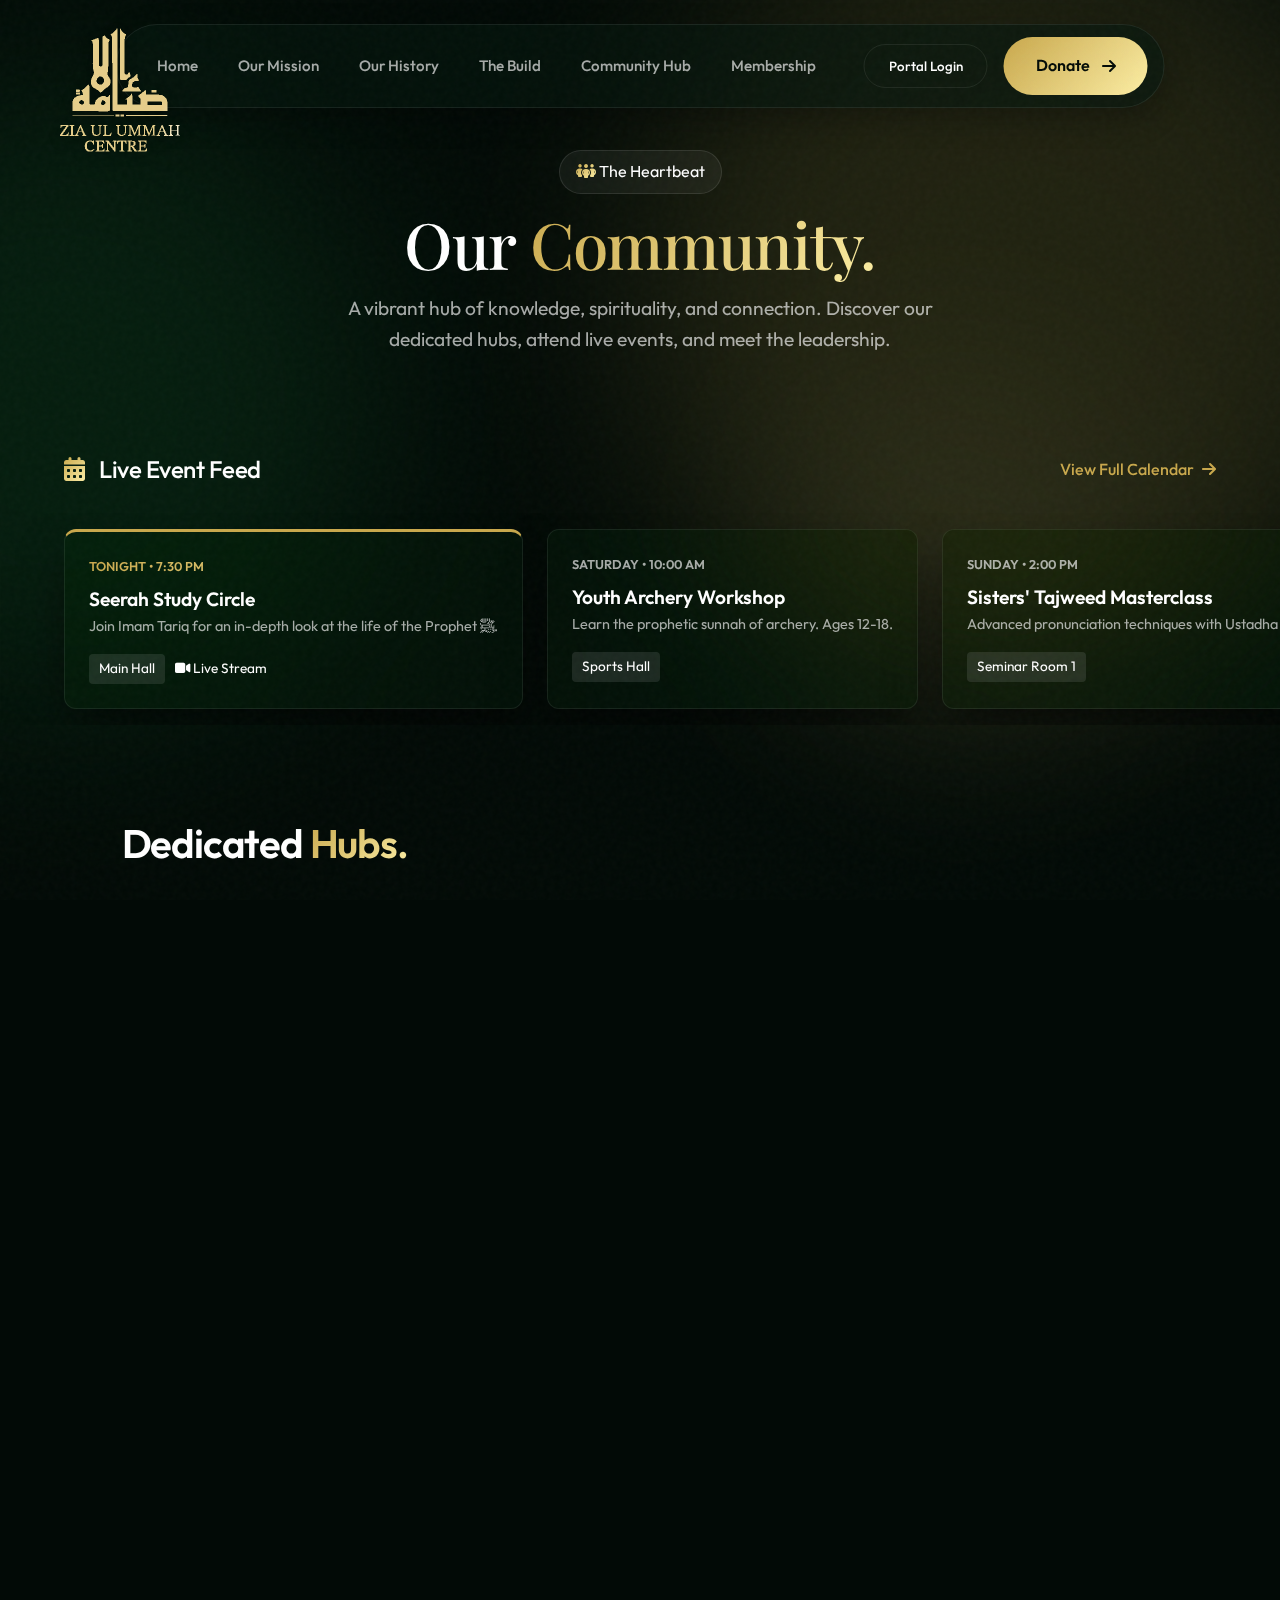
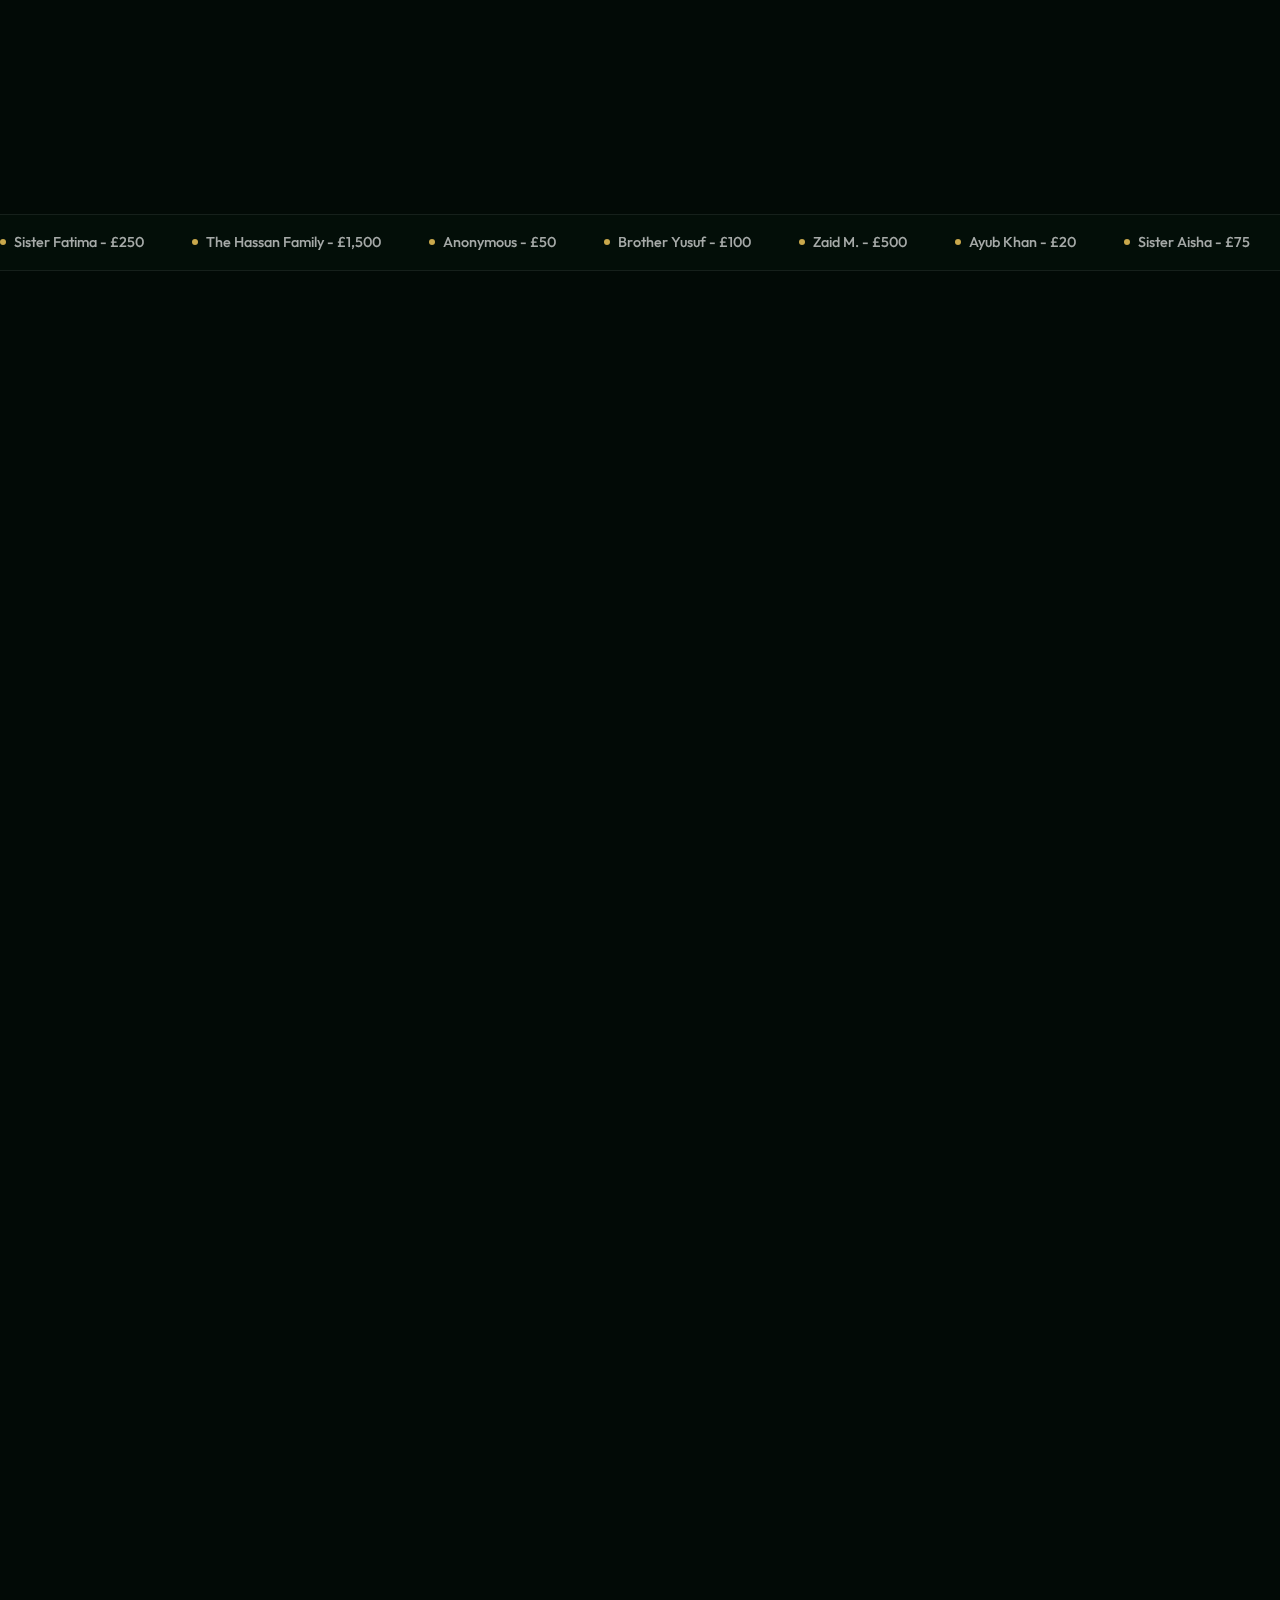
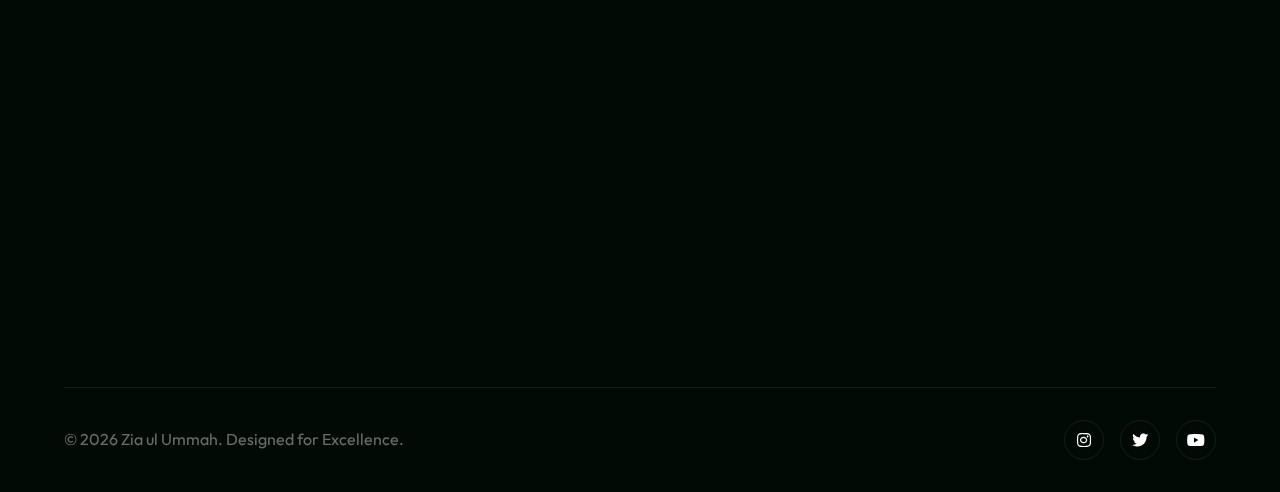
<file: community.html>
<!DOCTYPE html>
<html lang="en">

<head>
    <meta charset="UTF-8">
    <meta name="viewport" content="width=device-width, initial-scale=1.0">
    <title>Zia ul Ummah | The Light</title>

    <!-- Ultra Premium Meta -->
    <meta name="description" content="Experience Zia ul Ummah - A beacon of light for the community.">

    <!-- Modern Typefaces -->
    <link rel="preconnect" href="https://fonts.googleapis.com">
    <link rel="preconnect" href="https://fonts.gstatic.com" crossorigin>
    <!-- Outfit for ultra-sleek UI elements, Playfair for elegant headers, Amiri for Arabic -->
    <link
        href="https://fonts.googleapis.com/css2?family=Amiri:ital,wght@0,400;0,700;1,400&family=Outfit:wght@200;300;400;500;600;700;800&family=Playfair+Display:ital,wght@0,400..900;1,400..900&display=swap"
        rel="stylesheet">

    <!-- Font Awesome Pro (Free Tier) -->
    <link rel="stylesheet" href="https://cdnjs.cloudflare.com/ajax/libs/font-awesome/6.4.0/css/all.min.css">

    <link rel="stylesheet" href="style.css">
</head>

<body class="theme-dark">

    <!-- Cinematic Background Elements -->
    <div class="ambient-light light-1"></div>
    <div class="ambient-light light-2"></div>
    <div class="ambient-light light-3"></div>
    <div class="noise-texture"></div>

    <!-- Standalone Logo -->
    <a href="index.html" class="brand-magnetic standalone-logo" aria-label="Zia ul Ummah Centre">
        <div class="brand-logo-img"></div>
    </a>

    <!-- Floating Glass Navbar -->
    <nav class="nav-glass" id="navbar">
        <div class="nav-container">

            <div class="nav-links desktop-only">
                <a href="index.html" class="nav-item">Home</a>
                <a href="mission.html" class="nav-item">Our Mission</a>
                <a href="history.html" class="nav-item">Our History</a>
                <a href="index.html#phases" class="nav-item">The Build</a>
                <a href="community.html" class="nav-item active">Community Hub</a>
                <a href="membership.html" class="nav-item">Membership</a>
            </div>

            <div class="nav-actions">
                <button class="btn-ghost desktop-only" onclick="openModal('login')">Portal Login</button>
                <a href="https://buy.stripe.com/7sY9AMddIeHub4N6lhcwg00" class="btn-primary btn-glow"
                    style="text-decoration: none;">
                    <span>Donate</span>
                    <i class="fa-solid fa-arrow-right"></i>
                </a>
                <button class="menu-trigger mobile-only" id="mobile-menu-btn">
                    <div class="burger-line"></div>
                    <div class="burger-line"></div>
                </button>
            </div>
        </div>
    </nav>

    <!-- Mobile Menu Overlay -->
    <div class="mobile-menu-overlay" id="mobile-menu">
        <div class="mobile-menu-content">
            <a href="index.html" class="mobile-nav-item">Home</a>
            <a href="mission.html" class="mobile-nav-item">Our Mission</a>
            <a href="history.html" class="mobile-nav-item">Our History</a>
            <a href="index.html#phases" class="mobile-nav-item">The Build</a>
            <a href="community.html" class="mobile-nav-item">Community Hub</a>
            <a href="membership.html" class="mobile-nav-item">Membership</a>
            <a href="https://buy.stripe.com/7sY9AMddIeHub4N6lhcwg00" class="mobile-nav-item"
                style="color: var(--c-gold-main);">Donate Portal</a>
            <button class="btn-ghost w-full mt-8" onclick="openModal('login')">Portal Login</button>
        </div>
    </div>

    <!-- Community Hero -->
    <section class="community-hero" style="padding-top: 150px; padding-bottom: 4rem; text-align: center;">
        <div class="container fade-up" style="max-width: var(--container-w); margin: 0 auto;">
            <div class="bento-badge mb-4"
                style="display: inline-block; background: rgba(255,255,255,0.05); padding: 0.5rem 1rem; border-radius: 50px; border: 1px solid rgba(255,255,255,0.1);">
                <i class="fa-solid fa-people-group text-gradient-gold"></i> The Heartbeat
            </div>
            <h1 class="headline-xl" style="font-size: 4rem;">Our <span class="text-gradient-gold">Community.</span></h1>
            <p class="text-gray" style="font-size: 1.2rem; max-width: 600px; margin: 1rem auto 0;">A vibrant hub of
                knowledge, spirituality, and connection. Discover our dedicated hubs, attend live events, and meet the
                leadership.</p>
        </div>
    </section>

    <!-- Live Event Feed (Horizontal Scroll) -->
    <section class="events-feed" style="padding: 2rem 0 4rem; overflow: hidden; position: relative;">
        <!-- Fading edges for the feed -->
        <div
            style="position: absolute; top: 0; bottom: 0; left: 0; width: 10%; background: linear-gradient(to right, var(--bg-body) 0%, transparent 100%); z-index: 2; pointer-events: none;">
        </div>
        <div
            style="position: absolute; top: 0; bottom: 0; right: 0; width: 10%; background: linear-gradient(to left, var(--bg-body) 0%, transparent 100%); z-index: 2; pointer-events: none;">
        </div>

        <div class="container" style="max-width: var(--container-w); margin: 0 auto 1.5rem;">
            <div style="display: flex; justify-content: space-between; align-items: center;">
                <h3 class="headline-md m-0" style="font-size: 1.5rem;"><i
                        class="fa-solid fa-calendar-days text-gradient-gold" style="margin-right: 10px;"></i> Live Event
                    Feed</h3>
                <a href="#" class="btn-text">View Full Calendar <i class="fa-solid fa-arrow-right"></i></a>
            </div>
        </div>

        <!-- The scrolling container -->
        <div
            style="display: flex; gap: 1.5rem; overflow-x: auto; padding: 1rem 5vw; scrollbar-width: none; -ms-overflow-style: none;">
            <!-- Event Card 1 -->
            <div class="glass-panel hover-lift"
                style="min-width: 300px; padding: 1.5rem; border-radius: 12px; border: 1px solid var(--glass-border); flex-shrink: 0; border-top: 3px solid var(--c-gold-main);">
                <div class="text-gradient-gold"
                    style="font-size: 0.8rem; font-weight: 600; text-transform: uppercase; margin-bottom: 0.5rem;">
                    Tonight &bull; 7:30 PM</div>
                <h4 class="text-white mb-2" style="font-size: 1.2rem; font-weight: 600;">Seerah Study Circle</h4>
                <p class="text-gray" style="font-size: 0.9rem; margin-bottom: 1rem;">Join Imam Tariq for an in-depth
                    look at the life of the Prophet ﷺ.</p>
                <div style="display: flex; align-items: center; gap: 10px; font-size: 0.85rem;">
                    <span style="background: rgba(255,255,255,0.1); padding: 4px 10px; border-radius: 4px;">Main
                        Hall</span>
                    <span style="color: var(--c-green-light);"><i class="fa-solid fa-video"></i> Live Stream</span>
                </div>
            </div>

            <!-- Event Card 2 -->
            <div class="glass-panel hover-lift"
                style="min-width: 300px; padding: 1.5rem; border-radius: 12px; border: 1px solid var(--glass-border); flex-shrink: 0;">
                <div
                    style="color: var(--c-text-secondary); font-size: 0.8rem; font-weight: 600; text-transform: uppercase; margin-bottom: 0.5rem;">
                    Saturday &bull; 10:00 AM</div>
                <h4 class="text-white mb-2" style="font-size: 1.2rem; font-weight: 600;">Youth Archery Workshop</h4>
                <p class="text-gray" style="font-size: 0.9rem; margin-bottom: 1rem;">Learn the prophetic sunnah of
                    archery. Ages 12-18.</p>
                <div style="display: flex; align-items: center; gap: 10px; font-size: 0.85rem;">
                    <span style="background: rgba(255,255,255,0.1); padding: 4px 10px; border-radius: 4px;">Sports
                        Hall</span>
                </div>
            </div>

            <!-- Event Card 3 -->
            <div class="glass-panel hover-lift"
                style="min-width: 300px; padding: 1.5rem; border-radius: 12px; border: 1px solid var(--glass-border); flex-shrink: 0;">
                <div
                    style="color: var(--c-text-secondary); font-size: 0.8rem; font-weight: 600; text-transform: uppercase; margin-bottom: 0.5rem;">
                    Sunday &bull; 2:00 PM</div>
                <h4 class="text-white mb-2" style="font-size: 1.2rem; font-weight: 600;">Sisters' Tajweed Masterclass
                </h4>
                <p class="text-gray" style="font-size: 0.9rem; margin-bottom: 1rem;">Advanced pronunciation techniques
                    with Ustadha Fatima.</p>
                <div style="display: flex; align-items: center; gap: 10px; font-size: 0.85rem;">
                    <span style="background: rgba(255,255,255,0.1); padding: 4px 10px; border-radius: 4px;">Seminar Room
                        1</span>
                </div>
            </div>

            <!-- Event Card 4 -->
            <div class="glass-panel hover-lift"
                style="min-width: 300px; padding: 1.5rem; border-radius: 12px; border: 1px solid var(--glass-border); flex-shrink: 0;">
                <div
                    style="color: var(--c-text-secondary); font-size: 0.8rem; font-weight: 600; text-transform: uppercase; margin-bottom: 0.5rem;">
                    Next Friday &bull; Jumu'ah</div>
                <h4 class="text-white mb-2" style="font-size: 1.2rem; font-weight: 600;">Guest Khateeb</h4>
                <p class="text-gray" style="font-size: 0.9rem; margin-bottom: 1rem;">We welcome Sheikh Abdullah for next
                    week's sermon.</p>
                <div style="display: flex; align-items: center; gap: 10px; font-size: 0.85rem;">
                    <span style="background: rgba(255,255,255,0.1); padding: 4px 10px; border-radius: 4px;">Main
                        Hall</span>
                </div>
            </div>
        </div>
    </section>

    <!-- Demographic Hubs (Bento Layout) -->
    <section class="hubs-section" style="padding: 2rem 5% 4rem;">
        <div class="container" style="max-width: var(--container-w); margin: 0 auto;">
            <div class="section-intro fade-up" style="margin-bottom: 2rem;">
                <h2 class="headline-lg" style="font-size: 2.5rem;">Dedicated <span
                        class="text-gradient-gold">Hubs.</span></h2>
            </div>

            <div class="bento-grid" style="grid-template-columns: repeat(12, 1fr);">

                <!-- Youth Empowerment Hub -->
                <div class="bento-item glass-panel hover-lift fade-up"
                    style="grid-column: span 6; padding: 0; overflow: hidden; position: relative; display: flex; flex-direction: column; min-height: 350px;">
                    <div
                        style="position: absolute; inset: 0; background: linear-gradient(135deg, rgba(8,30,18,0.9), rgba(5,22,13,1)), url('https://www.transparenttextures.com/patterns/cubes.png'); z-index: 0; opacity: 0.5;">
                    </div>
                    <div
                        style="position: relative; z-index: 1; padding: 3rem; display: flex; flex-direction: column; height: 100%;">
                        <div class="mb-4"><i class="fa-solid fa-child-reaching text-gradient-gold"
                                style="font-size: 2.5rem;"></i></div>
                        <h3 class="headline-md text-white mb-2">Youth Empowerment</h3>
                        <p class="text-gray mb-6 flex-grow" style="font-size: 1.05rem;">Cultivating the leaders of
                            tomorrow through mentorship, sports, coding bootcamps, and spiritual retreats tailored for
                            ages 12-21.</p>
                        <a href="#" class="btn-ghost" style="align-self: flex-start;">Join the Youth Forum</a>
                    </div>
                </div>

                <!-- Sisters' Forum -->
                <div class="bento-item glass-panel hover-lift fade-up"
                    style="grid-column: span 6; padding: 0; overflow: hidden; position: relative; display: flex; flex-direction: column; min-height: 350px; border-bottom: 3px solid var(--c-gold-main);">
                    <div
                        style="position: absolute; inset: 0; background: linear-gradient(135deg, rgba(201,168,76,0.1), rgba(5,22,13,1)); z-index: 0;">
                    </div>
                    <div
                        style="position: relative; z-index: 1; padding: 3rem; display: flex; flex-direction: column; height: 100%;">
                        <div class="mb-4"><i class="fa-solid fa-seedling text-gradient-gold"
                                style="font-size: 2.5rem;"></i></div>
                        <h3 class="headline-md text-white mb-2">Sisters' Forum</h3>
                        <p class="text-gray mb-6 flex-grow" style="font-size: 1.05rem;">A sanctuary for sisterhood
                            offering dedicated Islamic classes, wellness seminars, mother & toddler groups, and career
                            networking.</p>
                        <a href="#" class="btn-ghost"
                            style="align-self: flex-start; border-color: var(--c-gold-main); color: var(--c-gold-main);">Explore
                            Programs</a>
                    </div>
                </div>

            </div>
        </div>
    </section>

    <!-- Meet the Imam / Leadership Section -->
    <section class="leadership-section" id="leadership" style="padding: 4rem 5% 6rem; background: var(--bg-body);">
        <div class="container" style="max-width: var(--container-w); margin: 0 auto;">
            <div class="section-intro center fade-up">
                <h2 class="headline-lg">Meet Our <span class="text-gradient-gold">Leadership.</span></h2>
                <p>Guided by knowledge, grounded in community.</p>
            </div>

            <div class="bento-grid" style="grid-template-columns: repeat(12, 1fr); margin-top: 2rem;">

                <!-- Imam Photo/Placeholder Box -->
                <div class="bento-item glass-panel fade-up"
                    style="grid-column: span 4; display: flex; align-items: center; justify-content: center; min-height: 400px; padding: 0; overflow: hidden; position: relative;">
                    <!-- Placeholder for actual image -->
                    <div
                        style="position: absolute; inset: 0; background: linear-gradient(to bottom, rgba(5,22,13,0.2), rgba(5,22,13,0.9)); z-index: 1;">
                    </div>
                    <div
                        style="background-color: #1a2920; width: 100%; height: 100%; display: flex; align-items: center; justify-content: center; border-bottom: 3px solid var(--c-gold-main);">
                        <i class="fa-solid fa-user-tie text-gradient-gold" style="font-size: 5rem; opacity: 0.5;"></i>
                    </div>
                </div>

                <!-- Imam Welcome Text Box -->
                <div class="bento-item glass-panel hover-lift fade-up"
                    style="grid-column: span 8; padding: 3rem; display: flex; flex-direction: column; justify-content: center; position: relative; overflow: hidden;">
                    <!-- Decorative Icon -->
                    <i class="fa-solid fa-quote-left text-gradient-gold"
                        style="font-size: 8rem; position: absolute; top: -10px; right: 20px; opacity: 0.05; z-index: 0;"></i>

                    <div style="position: relative; z-index: 1;">
                        <h3 class="headline-md text-white mb-2">Imam [Name]</h3>
                        <div class="text-gradient-gold mb-4"
                            style="font-weight: 600; letter-spacing: 0.05em; text-transform: uppercase; font-size: 0.85rem;">
                            Head Scholar & Community Director</div>

                        <p class="text-gray" style="font-size: 1.1rem; line-height: 1.8; margin-bottom: 1.5rem;">
                            "Welcome to Zia-ul-Ummah Centre. For over 15 years, our doors have been open to families,
                            seekers of knowledge, and those looking for spiritual grounding. Our vision is to cultivate
                            an environment where faith is lived, understood, and shared beautifully with the wider
                            world."
                        </p>

                        <a href="#contact" class="btn-text">Read Full Biography <i class="fa-solid fa-arrow-right"
                                style="margin-left: 5px;"></i></a>
                    </div>
                </div>

            </div>
        </div>
    </section>
    <!-- Minimalist Marquee -->
    <div class="marquee-container border-y">
        <div class="marquee-track" id="marquee">
            <!-- Populated via JS -->
        </div>
    </div>

    <!-- Our News Section -->
    <section class="news-section" id="news" style="padding: 4rem 5%; position: relative; background: var(--bg-body);">
        <div class="container" style="max-width: var(--container-w); margin: 0 auto; position: relative; z-index: 1;">

            <div class="section-intro center fade-up" style="text-align: center; margin-bottom: 3rem;">
                <div class="text-gradient-gold mb-4"
                    style="font-family: 'Outfit', sans-serif; font-weight: 700; font-size: 1rem; letter-spacing: 0.15em; text-transform: uppercase;">
                    Latest Updates
                </div>
                <h2 class="headline-lg">Our <span class="text-gradient-gold">News.</span></h2>
            </div>

            <div style="display: grid; grid-template-columns: repeat(auto-fit, minmax(300px, 1fr)); gap: 2rem;">

                <!-- News Item 1 -->
                <div class="glass-panel hover-lift fade-up"
                    style="padding: 2rem; border-top: 4px solid var(--c-gold-main);">
                    <div class="text-gradient-gold mb-3"
                        style="font-size: 0.85rem; font-weight: 600; letter-spacing: 0.1em; text-transform: uppercase;">
                        Jan 15, 2026</div>
                    <h3 class="text-white mb-3"
                        style="font-family: 'Playfair Display', serif; font-size: 1.5rem; line-height: 1.3;">Zia ul
                        Ummah Expansion Project Reaches Phase 2</h3>
                    <p class="text-gray mb-6" style="line-height: 1.6;">Alhamdulillah, through your generous support, we
                        have successfully completed Phase 1 of our building project and are now moving on to the
                        structural developments.</p>
                    <a href="#" class="text-gradient-gold"
                        style="font-weight: 600; text-decoration: none; display: inline-flex; align-items: center; gap: 0.5rem;">Read
                        More <i class="fa-solid fa-arrow-right" style="font-size: 0.8rem;"></i></a>
                </div>

                <!-- News Item 2 -->
                <div class="glass-panel hover-lift fade-up"
                    style="padding: 2rem; border-top: 4px solid var(--c-gold-main); transition-delay: 0.1s;">
                    <div class="text-gradient-gold mb-3"
                        style="font-size: 0.85rem; font-weight: 600; letter-spacing: 0.1em; text-transform: uppercase;">
                        Dec 28, 2025</div>
                    <h3 class="text-white mb-3"
                        style="font-family: 'Playfair Display', serif; font-size: 1.5rem; line-height: 1.3;">New
                        Educational Syllabus Announced for 2026</h3>
                    <p class="text-gray mb-6" style="line-height: 1.6;">We are excited to announce a revamped curriculum
                        for our evening maktab, integrating standard Islamic studies with modern character-building
                        modules.</p>
                    <a href="#" class="text-gradient-gold"
                        style="font-weight: 600; text-decoration: none; display: inline-flex; align-items: center; gap: 0.5rem;">Read
                        More <i class="fa-solid fa-arrow-right" style="font-size: 0.8rem;"></i></a>
                </div>

                <!-- News Item 3 -->
                <div class="glass-panel hover-lift fade-up"
                    style="padding: 2rem; border-top: 4px solid var(--c-gold-main); transition-delay: 0.2s;">
                    <div class="text-gradient-gold mb-3"
                        style="font-size: 0.85rem; font-weight: 600; letter-spacing: 0.1em; text-transform: uppercase;">
                        Nov 10, 2025</div>
                    <h3 class="text-white mb-3"
                        style="font-family: 'Playfair Display', serif; font-size: 1.5rem; line-height: 1.3;">Community
                        Outreach: Winter Relief Drive Success</h3>
                    <p class="text-gray mb-6" style="line-height: 1.6;">Our recent winter relief drive provided hot
                        meals and warm clothing to over 500 vulnerable individuals in the local Birmingham area.</p>
                    <a href="#" class="text-gradient-gold"
                        style="font-weight: 600; text-decoration: none; display: inline-flex; align-items: center; gap: 0.5rem;">Read
                        More <i class="fa-solid fa-arrow-right" style="font-size: 0.8rem;"></i></a>
                </div>

            </div>

            <div class="text-center mt-12 fade-up" style="transition-delay: 0.3s;">
                <a href="#" class="btn-ghost"
                    style="padding: 1rem 2.5rem; font-size: 1.1rem; border-color: rgba(201,168,76,0.5);">View All
                    News</a>
            </div>

        </div>
    </section>


    <!-- Interactive Community Cards -->
    <section class="community-grid-section" id="community">
        <div class="container">
            <div class="section-intro fade-up">
                <h2 class="headline-lg">Active <span class="text-gradient-gold">Community.</span></h2>
            </div>

            <!-- Horizontal Scroll on Mobile, Grid on Desktop -->
            <div class="cards-grid">

                <div class="hover-card glass-panel fade-up">
                    <div class="card-icon bg-gold-light"><i class="fa-solid fa-users-rays"></i></div>
                    <h3 class="headline-sm">Jummah Khutbah</h3>
                    <p class="text-gray">Inspiring weekly sermons addressing contemporary issues.</p>
                    <div class="card-footer">Every Friday 1:15pm</div>
                </div>

                <div class="hover-card glass-panel fade-up" style="transition-delay: 0.1s;">
                    <div class="card-icon bg-dark-green"><i class="fa-solid fa-book-open-reader"></i></div>
                    <h3 class="headline-sm">Quran Institute</h3>
                    <p class="text-gray">Structured Hifz and Tajweed programs for all ages.</p>
                    <div class="card-footer">Mon-Thu Evenings</div>
                </div>

                <div class="hover-card glass-panel fade-up" style="transition-delay: 0.2s;">
                    <div class="card-icon bg-gold-light"><i class="fa-solid fa-people-group"></i></div>
                    <h3 class="headline-sm">Youth Circle</h3>
                    <p class="text-gray">A safe space for teenagers to connect with faith.</p>
                    <div class="card-footer">Saturdays 5:00pm</div>
                </div>

                <div class="hover-card glass-panel fade-up" style="transition-delay: 0.3s;">
                    <div class="card-icon bg-dark-green"><i class="fa-solid fa-hand-holding-heart"></i></div>
                    <h3 class="headline-sm">Food Bank</h3>
                    <p class="text-gray">Serving over 100 hot meals weekly to the vulnerable.</p>
                    <div class="card-footer">Sundays 12:00pm</div>
                </div>

            </div>
        </div>
    </section>

    <!-- Ultra Premium Footer -->
    <footer class="footer-premium border-t border-glass">
        <div class="container">
            <div class="footer-grid">

                <div class="footer-brand fade-up">
                    <a href="#" class="brand-magnetic">
                        <div class="brand-mark gold-glow">ZU</div>
                        <span class="brand-text text-white">Zia ul Ummah</span>
                    </a>
                    <p class="text-gray mt-4 max-w-sm">A beacon of light. Not just a place of prostration, but an
                        institution of education, welfare, and excellence.</p>
                </div>

                <div class="footer-links fade-up" style="transition-delay: 0.1s;">
                    <h4 class="text-white mb-4">Explore</h4>
                    <a href="mission.html">Our Mission</a>
                    <a href="#phases">Build Project</a>
                    <a href="#community">Programs</a>
                    <a href="#" onclick="openModal('login')">Member Portal</a>
                </div>

                <div class="footer-links fade-up" style="transition-delay: 0.2s;">
                    <h4 class="text-white mb-4">Contact</h4>
                    <span class="text-gray"><i class="fa-solid fa-location-dot w-6 text-gradient-gold"></i> 123 Islamic
                        Center Way</span>
                    <span class="text-gray"><i class="fa-solid fa-phone w-6 text-gradient-gold"></i> +44 123 456
                        7890</span>
                    <span class="text-gray"><i class="fa-solid fa-envelope w-6 text-gradient-gold"></i>
                        info@ziaulummah.org</span>
                </div>

            </div>

            <div class="footer-bottom">
                <p class="text-gray-dark">&copy; <span id="year"></span> Zia ul Ummah. Designed for Excellence.</p>
                <div class="social-pills">
                    <a href="#" class="social-pill"><i class="fa-brands fa-instagram"></i></a>
                    <a href="#" class="social-pill"><i class="fa-brands fa-twitter"></i></a>
                    <a href="#" class="social-pill"><i class="fa-brands fa-youtube"></i></a>
                </div>
            </div>
        </div>
    </footer>

    <!-- Portal Modal (Glass) -->
    <div class="modal-backdrop" id="portal-modal">
        <div class="modal-glass-container">
            <button class="btn-close" onclick="closeModal()"><i class="fa-solid fa-xmark"></i></button>

            <div class="modal-header">
                <i class="fa-solid fa-fingerprint text-gradient-gold text-4xl mb-4"></i>
                <h2 class="headline-md">Access Portal</h2>
                <p class="text-gray">Manage your donations and memberships.</p>
            </div>

            <form class="portal-form mt-8">
                <div class="input-group">
                    <label>Email Address</label>
                    <input type="email" class="input-premium" placeholder="name@email.com">
                </div>
                <div class="input-group mt-4">
                    <label>Secure Password</label>
                    <input type="password" class="input-premium" placeholder="••••••••">
                </div>

                <button type="button" class="btn-primary w-full mt-8">Authenticate</button>
            </form>

            <p class="text-center text-gray mt-6 text-sm">Don't have an account? <a href="#"
                    class="text-gradient-gold">Register</a></p>
        </div>
    </div>

    <script src="script.js"></script>
</body>

</html>
</file>
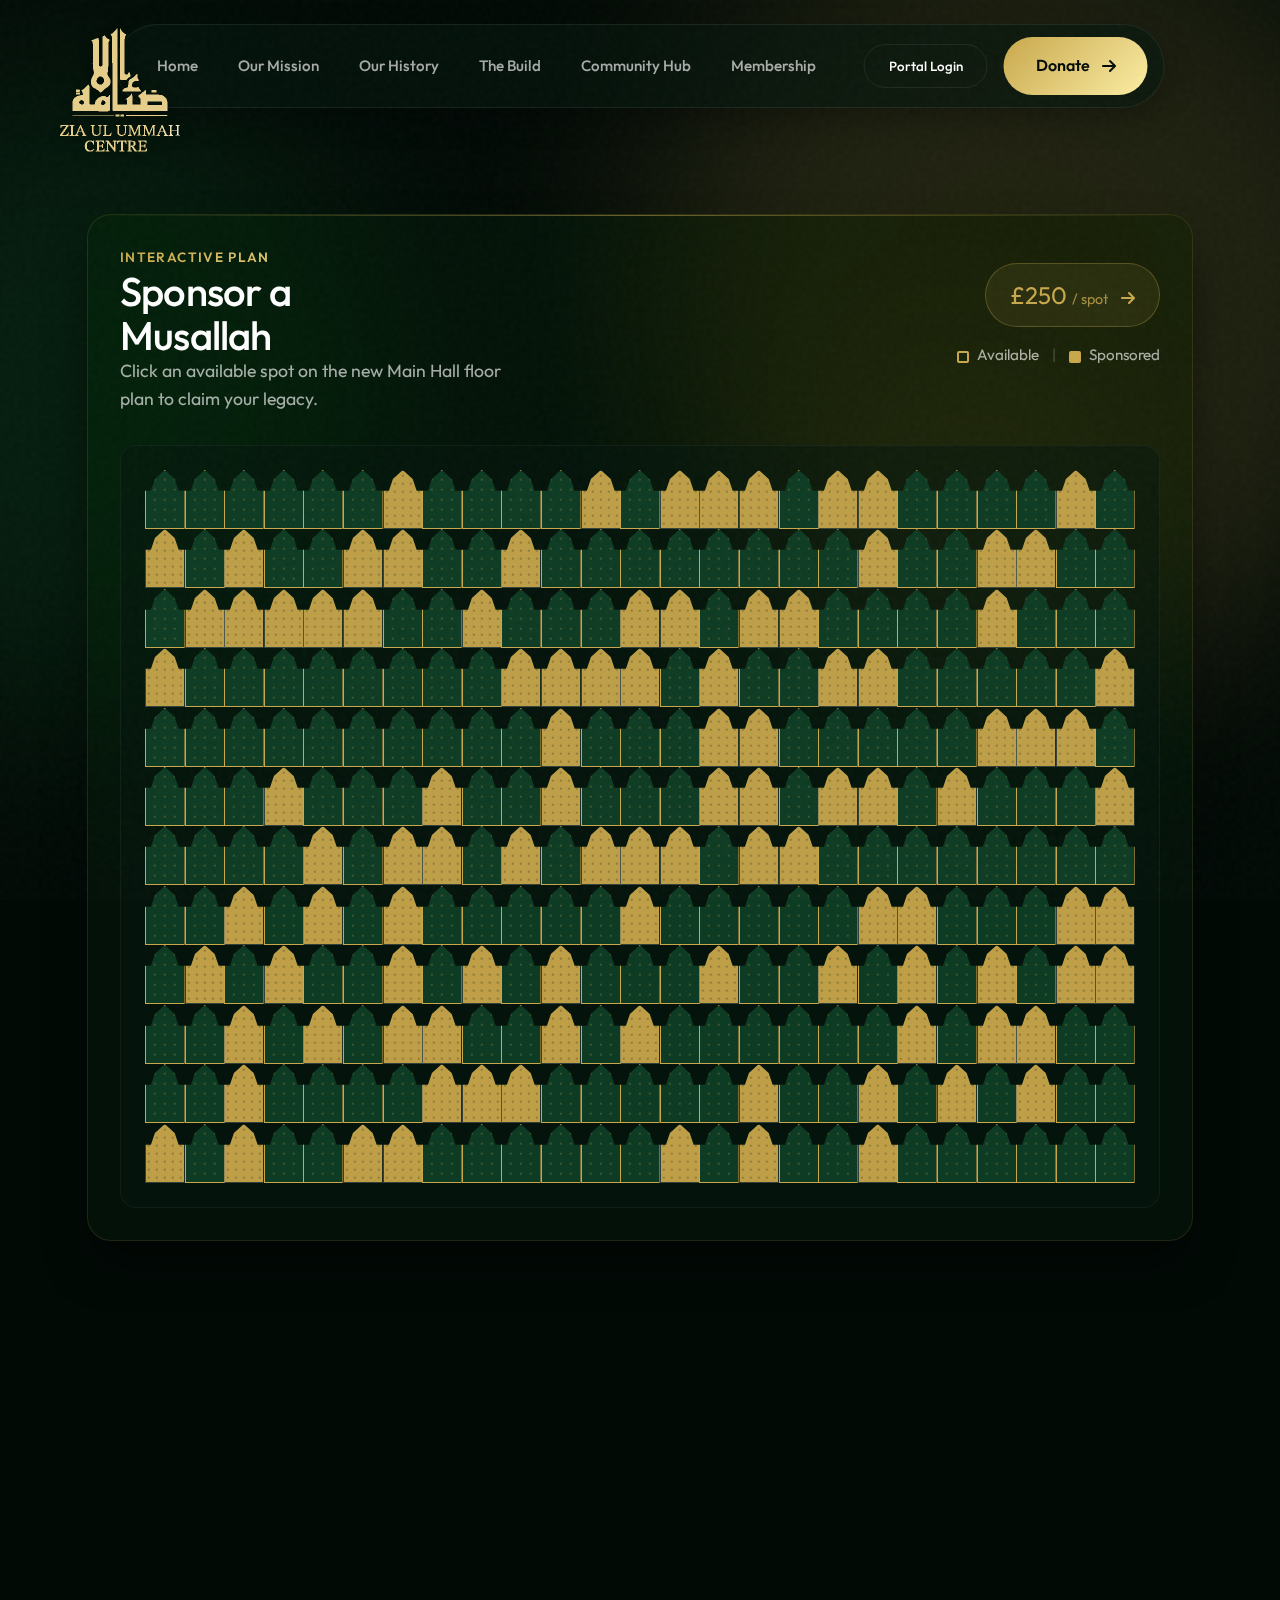
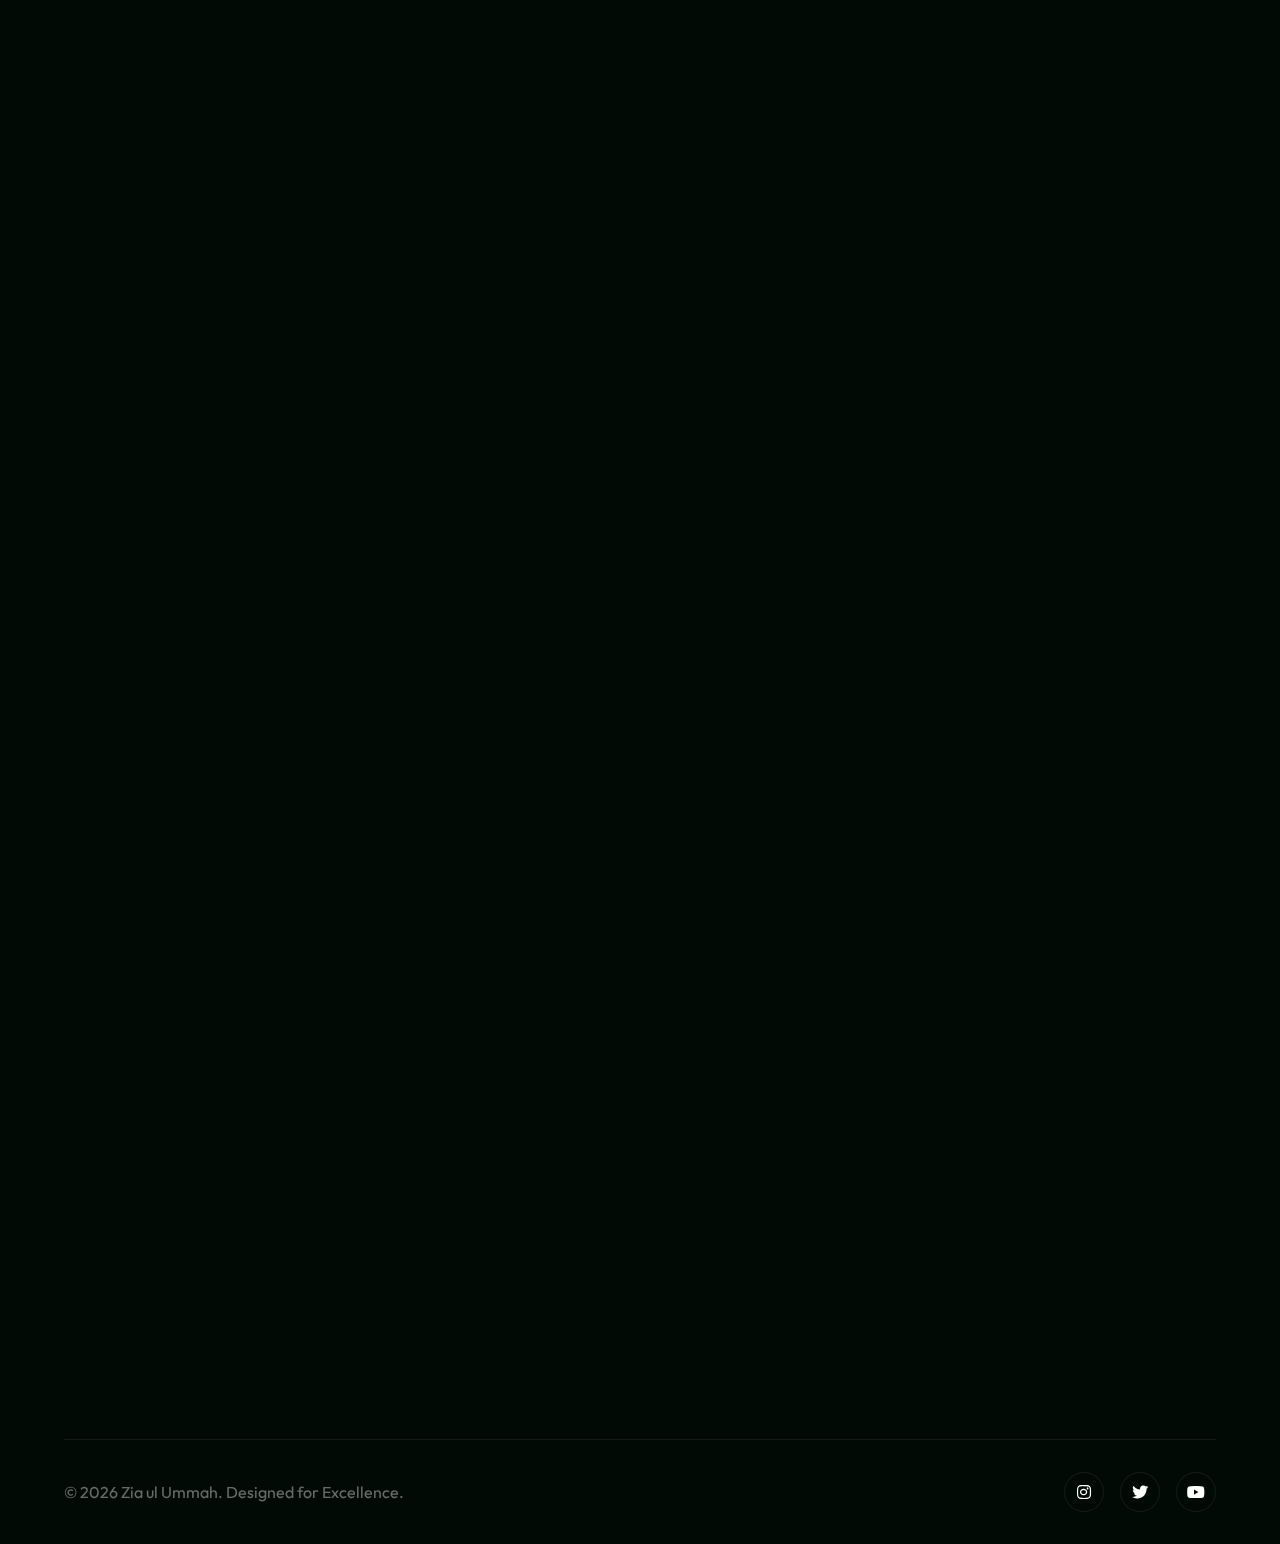
<file: donate.html>
<!DOCTYPE html>
<html lang="en">

<head>
    <meta charset="UTF-8">
    <meta name="viewport" content="width=device-width, initial-scale=1.0">
    <title>Zia ul Ummah | The Light</title>

    <!-- Ultra Premium Meta -->
    <meta name="description" content="Experience Zia ul Ummah - A beacon of light for the community.">

    <!-- Modern Typefaces -->
    <link rel="preconnect" href="https://fonts.googleapis.com">
    <link rel="preconnect" href="https://fonts.gstatic.com" crossorigin>
    <!-- Outfit for ultra-sleek UI elements, Playfair for elegant headers, Amiri for Arabic -->
    <link
        href="https://fonts.googleapis.com/css2?family=Amiri:ital,wght@0,400;0,700;1,400&family=Outfit:wght@200;300;400;500;600;700;800&family=Playfair+Display:ital,wght@0,400..900;1,400..900&display=swap"
        rel="stylesheet">

    <!-- Font Awesome Pro (Free Tier) -->
    <link rel="stylesheet" href="https://cdnjs.cloudflare.com/ajax/libs/font-awesome/6.4.0/css/all.min.css">

    <link rel="stylesheet" href="style.css">
</head>

<body class="theme-dark">

    <!-- Cinematic Background Elements -->
    <div class="ambient-light light-1"></div>
    <div class="ambient-light light-2"></div>
    <div class="ambient-light light-3"></div>
    <div class="noise-texture"></div>

    <!-- Standalone Logo -->
    <a href="index.html" class="brand-magnetic standalone-logo" aria-label="Zia ul Ummah Centre">
        <div class="brand-logo-img"></div>
    </a>

    <!-- Floating Glass Navbar -->
    <nav class="nav-glass" id="navbar">
        <div class="nav-container">

            <div class="nav-links desktop-only">
                <a href="index.html" class="nav-item">Home</a>
                <a href="mission.html" class="nav-item">Our Mission</a>
                <a href="history.html" class="nav-item">Our History</a>
                <a href="index.html#phases" class="nav-item">The Build</a>
                <a href="community.html" class="nav-item">Community Hub</a>
                <a href="membership.html" class="nav-item">Membership</a>
            </div>

            <div class="nav-actions">
                <button class="btn-ghost desktop-only" onclick="openModal('login')">Portal Login</button>
                <a href="https://buy.stripe.com/7sY9AMddIeHub4N6lhcwg00" class="btn-primary btn-glow"
                    style="text-decoration: none;">
                    <span>Donate</span>
                    <i class="fa-solid fa-arrow-right"></i>
                </a>
                <button class="menu-trigger mobile-only" id="mobile-menu-btn">
                    <div class="burger-line"></div>
                    <div class="burger-line"></div>
                </button>
            </div>
        </div>
    </nav>

    <!-- Mobile Menu Overlay -->
    <div class="mobile-menu-overlay" id="mobile-menu">
        <div class="mobile-menu-content">
            <a href="index.html" class="mobile-nav-item">Home</a>
            <a href="mission.html" class="mobile-nav-item">Our Mission</a>
            <a href="history.html" class="mobile-nav-item">Our History</a>
            <a href="index.html#phases" class="mobile-nav-item">The Build</a>
            <a href="community.html" class="mobile-nav-item">Community Hub</a>
            <a href="membership.html" class="mobile-nav-item">Membership</a>
            <a href="https://buy.stripe.com/7sY9AMddIeHub4N6lhcwg00" class="mobile-nav-item"
                style="color: var(--c-gold-main);">Donate Portal</a>
            <button class="btn-ghost w-full mt-8" onclick="openModal('login')">Portal Login</button>
        </div>
    </div>

    <!-- Gamified Donation Dashboard -->
    <section class="donate-interactive" style="padding: 150px 2% 4rem;">
        <div class="container" style="max-width: 100%; margin: 0 auto;">
            <div class="bento-grid" style="grid-template-columns: repeat(12, 1fr); grid-auto-rows: auto;">

                <!-- Sponsor Map (Full Width) -->
                <div class="bento-item glass-panel border-premium"
                    style="grid-column: span 12; padding: 2rem; display: flex; flex-direction: column;">
                    <div
                        style="display: flex; justify-content: space-between; align-items: flex-start; margin-bottom: 2rem;">
                        <div>
                            <div class="text-gradient-gold mb-2"
                                style="font-weight: 600; font-size: 0.85rem; letter-spacing: 0.1em; text-transform: uppercase;">
                                Interactive Plan</div>
                            <h3 class="headline-md text-white mb-2" style="font-size: 2.5rem; line-height: 1.1;">Sponsor
                                a
                                <br>Musallah
                            </h3>
                            <p class="text-gray" style="font-size: 1.1rem; max-width: 400px;">Click an available spot on
                                the new Main Hall floor plan to claim your legacy.</p>
                        </div>
                        <div style="text-align: right;">
                            <a href="https://buy.stripe.com/7sY7sEflQeHu8WF251cwg01" class="status-badge hover-lift"
                                style="background: rgba(201,168,76,0.1); color: var(--c-gold-main); font-size: 1.5rem; padding: 0.75rem 1.5rem; display: inline-block; text-decoration: none; border: 1px solid rgba(201,168,76,0.3); transition: all 0.3s ease;">
                                £250 <span style="font-size: 0.9rem; opacity: 0.8;">/ spot</span>
                                <i class="fa-solid fa-arrow-right" style="font-size: 1rem; margin-left: 0.5rem;"></i>
                            </a>
                            <div class="mt-4" style="font-size: 0.95rem; color: var(--c-text-secondary);">
                                <span
                                    style="display: inline-block; width: 12px; height: 12px; background: transparent; border: 2px solid var(--c-gold-main); border-radius: 2px; margin-right: 5px; vertical-align: middle;"></span>
                                Available
                                <span style="margin: 0 10px; opacity: 0.3;">|</span>
                                <span
                                    style="display: inline-block; width: 12px; height: 12px; background: var(--c-gold-main); border-radius: 2px; margin-right: 5px; vertical-align: middle;"></span>
                                Sponsored
                            </div>
                        </div>
                    </div>

                    <!-- The interactive grid map -->
                    <div id="sponsor-map"
                        style="display: grid; grid-template-columns: repeat(25, 1fr); gap: 0; background: rgba(5,22,13,0.5); padding: 1.5rem; border-radius: 16px; border: 1px solid rgba(255,255,255,0.05);">
                        <!-- JS Will Populate squares here -->
                    </div>
                </div>

            </div>
        </div>
    </section>

    <!-- Fintech Style Donate -->
    <section class="donate-fintech" id="donate">
        <div class="container">
            <div class="donate-wrapper glass-panel border-premium fade-up">

                <div class="donate-header">
                    <h2 class="headline-md">Secure Your <span class="text-gradient-gold">Akhirah.</span></h2>
                    <p class="text-gray">100% donation policy. SSL Encrypted.</p>
                </div>

                <div class="donate-ui">
                    <!-- Type Toggle -->
                    <div class="segment-control">
                        <button class="seg-btn active" data-type="one-time">One-time</button>
                        <button class="seg-btn" data-type="monthly">Monthly</button>
                    </div>

                    <!-- Amounts -->
                    <div class="amount-grid">
                        <button class="amt-btn" data-val="25">£25</button>
                        <button class="amt-btn active" data-val="50">£50</button>
                        <button class="amt-btn" data-val="100">£100</button>
                        <button class="amt-btn" data-val="250">£250</button>
                    </div>

                    <div class="custom-input-wrapper">
                        <span class="currency-prefix">£</span>
                        <input type="number" id="custom-donation" class="input-premium" placeholder="Custom Amount">
                    </div>

                    <a href="https://buy.stripe.com/7sY9AMddIeHub4N6lhcwg00" class="btn-primary btn-massive w-full"
                        style="display: flex; align-items: center; justify-content: center; text-decoration: none;"
                        id="final-donate-btn">
                        Proceed to Secure Checkout
                    </a>

                    <!-- Stripe Embedded Checkout Mount Point -->
                    <div id="checkout" class="mt-6"></div>

                    <div class="secure-badge mt-6">
                        <i class="fa-solid fa-lock text-green-light"></i> Secure Checkout Powered by Stripe
                    </div>
                </div>

            </div>
        </div>
    </section>

    <!-- Interactive Community Cards -->
    <section class="community-grid-section" id="community">
        <div class="container">
            <div class="section-intro fade-up">
                <h2 class="headline-lg">Active <span class="text-gradient-gold">Community.</span></h2>
            </div>

            <!-- Horizontal Scroll on Mobile, Grid on Desktop -->
            <div class="cards-grid">

                <div class="hover-card glass-panel fade-up">
                    <div class="card-icon bg-gold-light"><i class="fa-solid fa-users-rays"></i></div>
                    <h3 class="headline-sm">Jummah Khutbah</h3>
                    <p class="text-gray">Inspiring weekly sermons addressing contemporary issues.</p>
                    <div class="card-footer">Every Friday 1:15pm</div>
                </div>

                <div class="hover-card glass-panel fade-up" style="transition-delay: 0.1s;">
                    <div class="card-icon bg-dark-green"><i class="fa-solid fa-book-open-reader"></i></div>
                    <h3 class="headline-sm">Quran Institute</h3>
                    <p class="text-gray">Structured Hifz and Tajweed programs for all ages.</p>
                    <div class="card-footer">Mon-Thu Evenings</div>
                </div>

                <div class="hover-card glass-panel fade-up" style="transition-delay: 0.2s;">
                    <div class="card-icon bg-gold-light"><i class="fa-solid fa-people-group"></i></div>
                    <h3 class="headline-sm">Youth Circle</h3>
                    <p class="text-gray">A safe space for teenagers to connect with faith.</p>
                    <div class="card-footer">Saturdays 5:00pm</div>
                </div>

                <div class="hover-card glass-panel fade-up" style="transition-delay: 0.3s;">
                    <div class="card-icon bg-dark-green"><i class="fa-solid fa-hand-holding-heart"></i></div>
                    <h3 class="headline-sm">Food Bank</h3>
                    <p class="text-gray">Serving over 100 hot meals weekly to the vulnerable.</p>
                    <div class="card-footer">Sundays 12:00pm</div>
                </div>

            </div>
        </div>
    </section>

    <!-- Ultra Premium Footer -->
    <footer class="footer-premium border-t border-glass">
        <div class="container">
            <div class="footer-grid">

                <div class="footer-brand fade-up">
                    <a href="#" class="brand-magnetic">
                        <div class="brand-mark gold-glow">ZU</div>
                        <span class="brand-text text-white">Zia ul Ummah</span>
                    </a>
                    <p class="text-gray mt-4 max-w-sm">A beacon of light. Not just a place of prostration, but an
                        institution of education, welfare, and excellence.</p>
                </div>

                <div class="footer-links fade-up" style="transition-delay: 0.1s;">
                    <h4 class="text-white mb-4">Explore</h4>
                    <a href="mission.html">Our Mission</a>
                    <a href="index.html#phases">Build Project</a>
                    <a href="#community">Programs</a>
                    <a href="#" onclick="openModal('login')">Member Portal</a>
                </div>

                <div class="footer-links fade-up" style="transition-delay: 0.2s;">
                    <h4 class="text-white mb-4">Contact</h4>
                    <span class="text-gray"><i class="fa-solid fa-location-dot w-6 text-gradient-gold"></i> 123 Islamic
                        Center Way</span>
                    <span class="text-gray"><i class="fa-solid fa-phone w-6 text-gradient-gold"></i> +44 123 456
                        7890</span>
                    <span class="text-gray"><i class="fa-solid fa-envelope w-6 text-gradient-gold"></i>
                        info@ziaulummah.org</span>
                </div>

            </div>

            <div class="footer-bottom">
                <p class="text-gray-dark">&copy; <span id="year"></span> Zia ul Ummah. Designed for Excellence.</p>
                <div class="social-pills">
                    <a href="#" class="social-pill"><i class="fa-brands fa-instagram"></i></a>
                    <a href="#" class="social-pill"><i class="fa-brands fa-twitter"></i></a>
                    <a href="#" class="social-pill"><i class="fa-brands fa-youtube"></i></a>
                </div>
            </div>
        </div>
    </footer>

    <!-- Portal Modal (Glass) -->
    <div class="modal-backdrop" id="portal-modal">
        <div class="modal-glass-container">
            <button class="btn-close" onclick="closeModal()"><i class="fa-solid fa-xmark"></i></button>

            <div class="modal-header">
                <i class="fa-solid fa-fingerprint text-gradient-gold text-4xl mb-4"></i>
                <h2 class="headline-md">Access Portal</h2>
                <p class="text-gray">Manage your donations and memberships.</p>
            </div>

            <form class="portal-form mt-8">
                <div class="input-group">
                    <label>Email Address</label>
                    <input type="email" class="input-premium" placeholder="name@email.com">
                </div>
                <div class="input-group mt-4">
                    <label>Secure Password</label>
                    <input type="password" class="input-premium" placeholder="••••••••">
                </div>

                <button type="button" class="btn-primary w-full mt-8">Authenticate</button>
            </form>

            <p class="text-center text-gray mt-6 text-sm">Don't have an account? <a href="#"
                    class="text-gradient-gold">Register</a></p>
        </div>
    </div>

    <script src="script.js"></script>
</body>

</html>
</file>
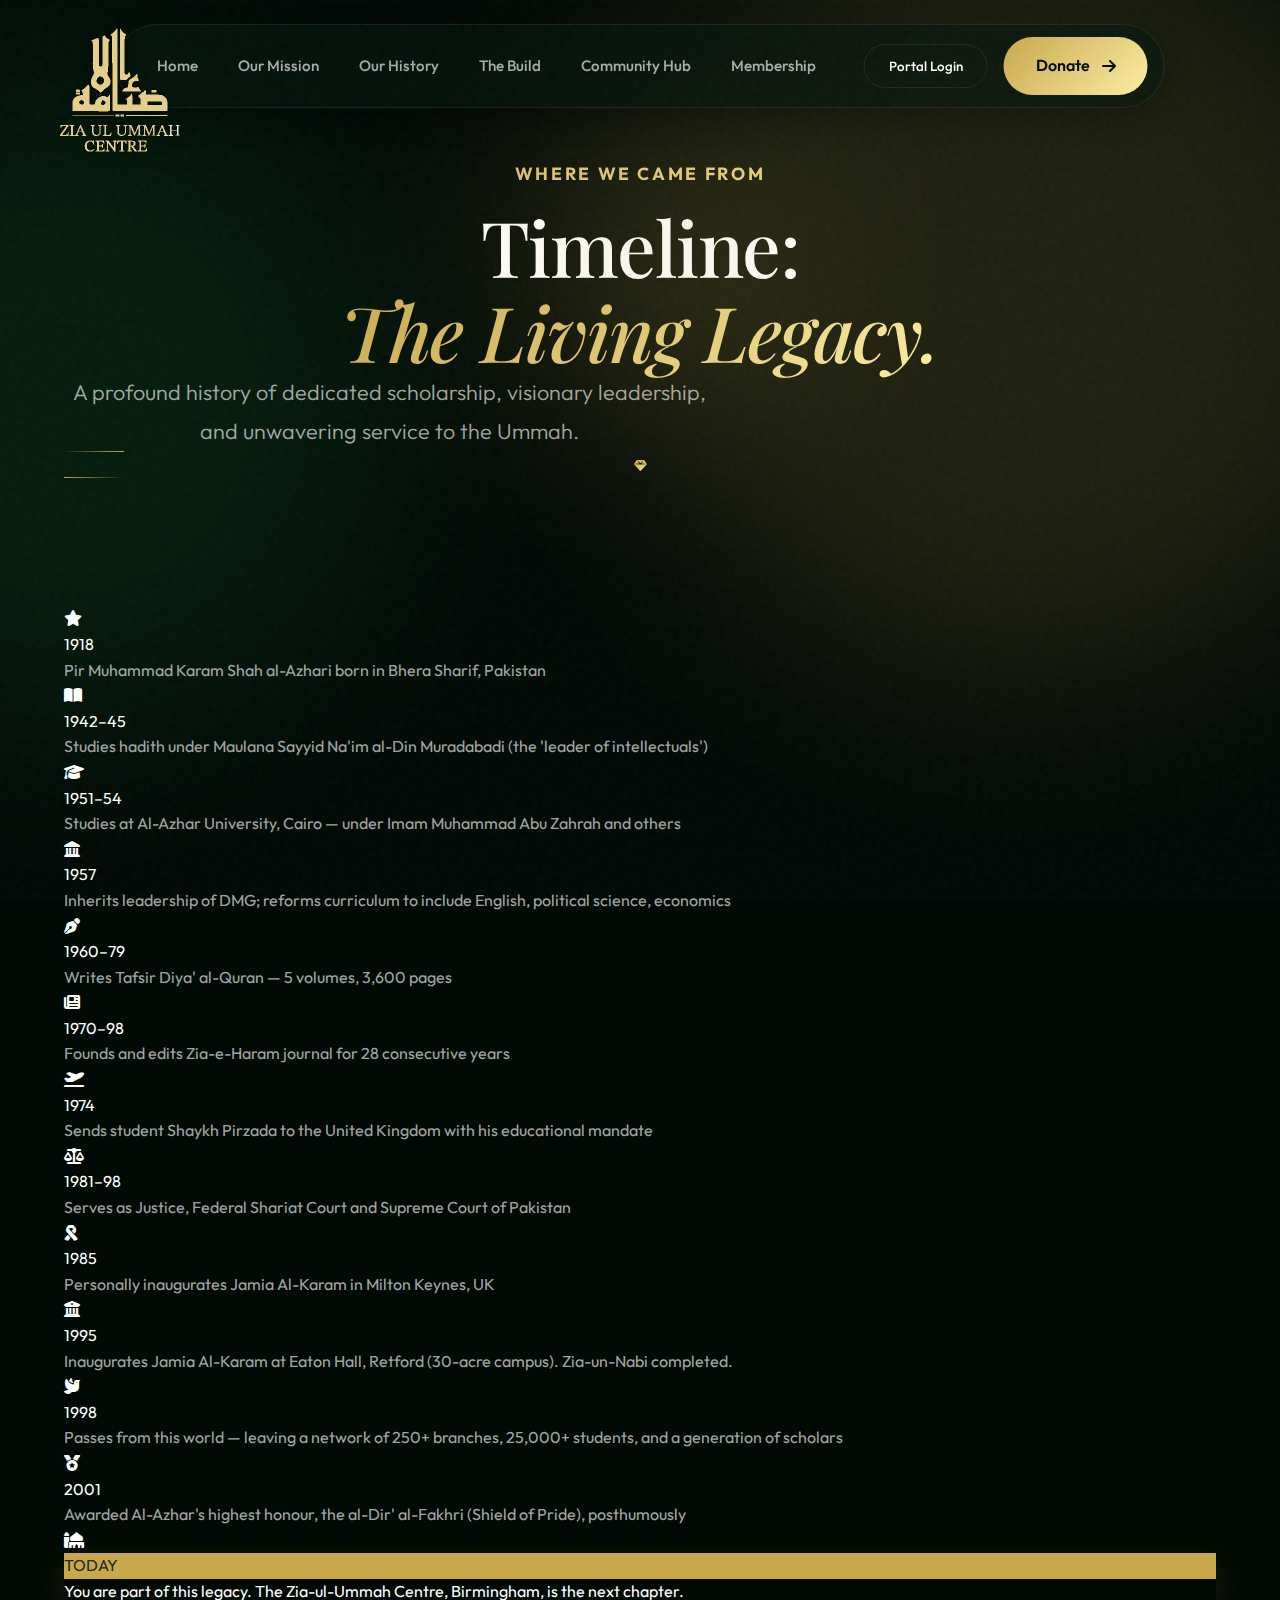
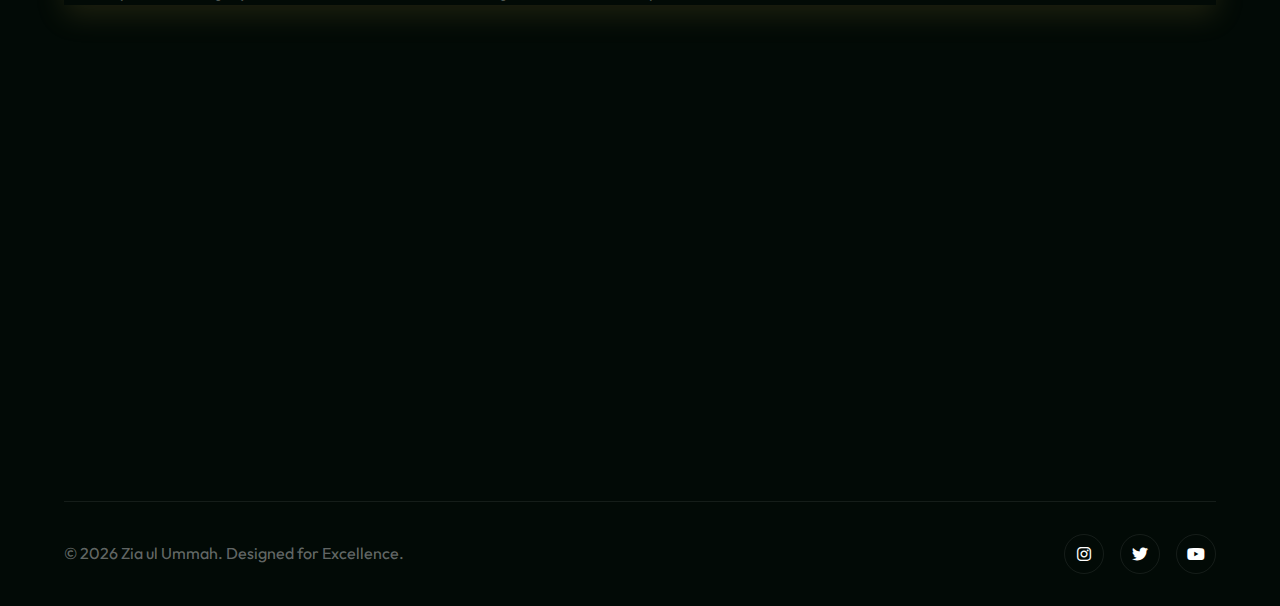
<file: history.html>
<!DOCTYPE html>
<html lang="en">

<head>
    <meta charset="UTF-8">
    <meta name="viewport" content="width=device-width, initial-scale=1.0">
    <title>Our History | Zia ul Ummah</title>

    <!-- Ultra Premium Meta -->
    <meta name="description" content="Discover the legacy and history of Zia ul Ummah.">

    <!-- Modern Typefaces -->
    <link rel="preconnect" href="https://fonts.googleapis.com">
    <link rel="preconnect" href="https://fonts.gstatic.com" crossorigin>
    <!-- Outfit for ultra-sleek UI elements, Playfair for elegant headers, Amiri for Arabic -->
    <link
        href="https://fonts.googleapis.com/css2?family=Amiri:ital,wght@0,400;0,700;1,400&family=Outfit:wght@200;300;400;500;600;700;800&family=Playfair+Display:ital,wght@0,400..900;1,400..900&display=swap"
        rel="stylesheet">

    <!-- Font Awesome Pro (Free Tier) -->
    <link rel="stylesheet" href="https://cdnjs.cloudflare.com/ajax/libs/font-awesome/6.4.0/css/all.min.css">

    <link rel="stylesheet" href="style.css">
</head>

<body class="theme-dark">

    <!-- Ambient Background Lighting -->
    <div class="ambient-light light-1"></div>
    <div class="ambient-light light-2"></div>
    <div class="noise-texture"></div>

    <!-- Standalone Logo -->
    <a href="index.html" class="brand-magnetic standalone-logo" aria-label="Zia ul Ummah Centre">
        <div class="brand-logo-img"></div>
    </a>

    <!-- Floating Glass Navbar -->
    <nav class="nav-glass" id="navbar">
        <div class="nav-container">
            <div class="nav-links desktop-only">
                <a href="index.html" class="nav-item">Home</a>
                <a href="mission.html" class="nav-item">Our Mission</a>
                <a href="history.html" class="nav-item active">Our History</a>
                <a href="index.html#phases" class="nav-item">The Build</a>
                <a href="community.html" class="nav-item">Community Hub</a>
                <a href="membership.html" class="nav-item">Membership</a>
            </div>

            <div class="nav-actions">
                <button class="btn-ghost desktop-only" onclick="openModal('login')">Portal Login</button>
                <a href="https://buy.stripe.com/7sY9AMddIeHub4N6lhcwg00" class="btn-primary btn-glow" style="text-decoration: none;">
                    <span>Donate</span>
                    <i class="fa-solid fa-arrow-right"></i>
                </a>
                <button class="menu-trigger mobile-only" id="mobile-menu-btn">
                    <div class="burger-line"></div>
                    <div class="burger-line"></div>
                </button>
            </div>
        </div>
    </nav>

    <!-- Mobile Menu Overlay -->
    <div class="mobile-menu-overlay" id="mobile-menu">
        <div class="mobile-menu-content">
            <a href="index.html" class="mobile-nav-item">Home</a>
            <a href="mission.html" class="mobile-nav-item">Our Mission</a>
            <a href="history.html" class="mobile-nav-item">Our History</a>
            <a href="index.html#phases" class="mobile-nav-item">The Build</a>
            <a href="community.html" class="mobile-nav-item">Community Hub</a>
            <a href="membership.html" class="mobile-nav-item">Membership</a>
            <a href="https://buy.stripe.com/7sY9AMddIeHub4N6lhcwg00" class="mobile-nav-item" style="color: var(--c-gold-main);">Donate Portal</a>
            <button class="btn-ghost w-full mt-8" onclick="openModal('login')">Portal Login</button>
        </div>
    </div>

    <!-- History Hero Section -->
    <section class="history-hero"
        style="padding-top: 160px; padding-bottom: 3rem; position: relative; text-align: center;">
        <div class="container fade-up">
            <!-- Subtle background glow behind text -->
            <div class="ambient-light"
                style="width: 300px; height: 300px; top: -50px; left: 50%; transform: translateX(-50%); opacity: 0.15; background: var(--c-gold-main);">
            </div>

            <div class="text-gradient-gold mb-4"
                style="font-family: 'Outfit', sans-serif; font-weight: 700; font-size: 1.1rem; letter-spacing: 0.15em; text-transform: uppercase;">
                Where We Came From
            </div>

            <h1 class="headline-xl mb-6" style="font-size: clamp(3rem, 6vw, 5rem); line-height: 1.1;">
                Timeline: <br>
                <span class="text-gradient-gold" style="font-family: 'Playfair Display', serif; font-style: italic;">The
                    Living Legacy.</span>
            </h1>

            <p class="text-gray mx-auto"
                style="font-size: 1.35rem; max-width: 650px; line-height: 1.8; font-weight: 300;">
                A profound history of dedicated scholarship, visionary leadership, and unwavering service to the Ummah.
            </p>

            <!-- Decorative Separator -->
            <div class="mt-10 mb-[-2rem] flex justify-center items-center gap-4 opacity-70">
                <div
                    style="height: 1px; width: 60px; background: linear-gradient(90deg, transparent, var(--c-gold-main));">
                </div>
                <i class="fa-solid fa-gem text-gradient-gold" style="font-size: 0.8rem;"></i>
                <div
                    style="height: 1px; width: 60px; background: linear-gradient(-90deg, transparent, var(--c-gold-main));">
                </div>
            </div>
        </div>
    </section>

    <!-- Leadership / Living Legacy Timeline -->
    <section class="timeline-section" id="legacy"
        style="padding-top: 5rem; padding-bottom: 6rem; background: var(--bg-body);">
        <div class="container">

            <div class="timeline-container">

                <div class="timeline-item" style="animation-delay: 0.1s;">
                    <div class="timeline-node"><i class="fa-solid fa-star"></i></div>
                    <div class="timeline-content">
                        <div class="timeline-label">1918</div>
                        <p class="text-gray leading-relaxed text-lg">Pir Muhammad Karam Shah al-Azhari born in Bhera
                            Sharif, Pakistan</p>
                    </div>
                </div>

                <div class="timeline-item" style="animation-delay: 0.1s;">
                    <div class="timeline-node"><i class="fa-solid fa-book-open"></i></div>
                    <div class="timeline-content">
                        <div class="timeline-label">1942–45</div>
                        <p class="text-gray leading-relaxed text-lg">Studies hadith under Maulana Sayyid Na'im al-Din
                            Muradabadi (the 'leader of intellectuals')</p>
                    </div>
                </div>

                <div class="timeline-item" style="animation-delay: 0.1s;">
                    <div class="timeline-node"><i class="fa-solid fa-graduation-cap"></i></div>
                    <div class="timeline-content">
                        <div class="timeline-label">1951–54</div>
                        <p class="text-gray leading-relaxed text-lg">Studies at Al-Azhar University, Cairo — under Imam
                            Muhammad Abu Zahrah and others</p>
                    </div>
                </div>

                <div class="timeline-item" style="animation-delay: 0.1s;">
                    <div class="timeline-node"><i class="fa-solid fa-landmark"></i></div>
                    <div class="timeline-content">
                        <div class="timeline-label">1957</div>
                        <p class="text-gray leading-relaxed text-lg">Inherits leadership of DMG; reforms curriculum to
                            include English, political science, economics</p>
                    </div>
                </div>

                <div class="timeline-item" style="animation-delay: 0.1s;">
                    <div class="timeline-node"><i class="fa-solid fa-pen-nib"></i></div>
                    <div class="timeline-content">
                        <div class="timeline-label">1960–79</div>
                        <p class="text-gray leading-relaxed text-lg">Writes Tafsir Diya' al-Quran — 5 volumes, 3,600
                            pages</p>
                    </div>
                </div>

                <div class="timeline-item" style="animation-delay: 0.1s;">
                    <div class="timeline-node"><i class="fa-solid fa-newspaper"></i></div>
                    <div class="timeline-content">
                        <div class="timeline-label">1970–98</div>
                        <p class="text-gray leading-relaxed text-lg">Founds and edits Zia-e-Haram journal for 28
                            consecutive years</p>
                    </div>
                </div>

                <div class="timeline-item" style="animation-delay: 0.1s;">
                    <div class="timeline-node"><i class="fa-solid fa-plane-departure"></i></div>
                    <div class="timeline-content">
                        <div class="timeline-label">1974</div>
                        <p class="text-gray leading-relaxed text-lg">Sends student Shaykh Pirzada to the United Kingdom
                            with his educational mandate</p>
                    </div>
                </div>

                <div class="timeline-item" style="animation-delay: 0.1s;">
                    <div class="timeline-node"><i class="fa-solid fa-scale-balanced"></i></div>
                    <div class="timeline-content">
                        <div class="timeline-label">1981–98</div>
                        <p class="text-gray leading-relaxed text-lg">Serves as Justice, Federal Shariat Court and
                            Supreme Court of Pakistan</p>
                    </div>
                </div>

                <div class="timeline-item" style="animation-delay: 0.1s;">
                    <div class="timeline-node"><i class="fa-solid fa-ribbon"></i></div>
                    <div class="timeline-content">
                        <div class="timeline-label">1985</div>
                        <p class="text-gray leading-relaxed text-lg">Personally inaugurates Jamia Al-Karam in Milton
                            Keynes, UK</p>
                    </div>
                </div>

                <div class="timeline-item" style="animation-delay: 0.1s;">
                    <div class="timeline-node"><i class="fa-solid fa-building-columns"></i></div>
                    <div class="timeline-content">
                        <div class="timeline-label">1995</div>
                        <p class="text-gray leading-relaxed text-lg">Inaugurates Jamia Al-Karam at Eaton Hall, Retford
                            (30-acre campus). Zia-un-Nabi completed.</p>
                    </div>
                </div>

                <div class="timeline-item" style="animation-delay: 0.1s;">
                    <div class="timeline-node"><i class="fa-solid fa-dove"></i></div>
                    <div class="timeline-content">
                        <div class="timeline-label">1998</div>
                        <p class="text-gray leading-relaxed text-lg">Passes from this world — leaving a network of 250+
                            branches, 25,000+ students, and a generation of scholars</p>
                    </div>
                </div>

                <div class="timeline-item" style="animation-delay: 0.1s;">
                    <div class="timeline-node"><i class="fa-solid fa-medal"></i></div>
                    <div class="timeline-content">
                        <div class="timeline-label">2001</div>
                        <p class="text-gray leading-relaxed text-lg">Awarded Al-Azhar's highest honour, the al-Dir'
                            al-Fakhri (Shield of Pride), posthumously</p>
                    </div>
                </div>

                <div class="timeline-item" style="animation-delay: 0.1s;">
                    <div class="timeline-node"><i class="fa-solid fa-mosque"></i></div>
                    <div class="timeline-content"
                        style="border-color: var(--c-gold-main); box-shadow: 0 10px 30px rgba(201,168,76,0.15);">
                        <div class="timeline-label"
                            style="background: var(--c-gold-main); color: #1a2920; border: none;">TODAY</div>
                        <p class="text-white font-medium leading-relaxed text-lg">You are part of this legacy. The
                            Zia-ul-Ummah Centre, Birmingham, is the next chapter.</p>
                    </div>
                </div>

            </div>
        </div>
    </section>

    <!-- Ultra Premium Footer -->
    <footer class="footer-premium border-t border-glass mt-8">
        <div class="container">
            <div class="footer-grid">

                <div class="footer-brand fade-up">
                    <a href="index.html" class="brand-magnetic">
                        <div class="brand-mark gold-glow">ZU</div>
                        <span class="brand-text text-white">Zia ul Ummah</span>
                    </a>
                    <p class="text-gray mt-4 max-w-sm">A beacon of light. Not just a place of prostration, but an
                        institution of education, welfare, and excellence.</p>
                </div>

                <div class="footer-links fade-up" style="transition-delay: 0.1s;">
                    <h4 class="text-white mb-4">Explore</h4>
                    <a href="mission.html">Our Mission</a>
                    <a href="index.html#phases">Build Project</a>
                    <a href="community.html">Programs</a>
                    <a href="#" onclick="openModal('login')">Member Portal</a>
                </div>

                <div class="footer-links fade-up" style="transition-delay: 0.2s;">
                    <h4 class="text-white mb-4">Contact</h4>
                    <span class="text-gray"><i class="fa-solid fa-location-dot w-6 text-gradient-gold"></i> 123 Islamic
                        Center Way</span>
                    <span class="text-gray"><i class="fa-solid fa-phone w-6 text-gradient-gold"></i> +44 123 456
                        7890</span>
                    <span class="text-gray"><i class="fa-solid fa-envelope w-6 text-gradient-gold"></i>
                        info@ziaulummah.org</span>
                </div>

            </div>

            <div class="footer-bottom">
                <p class="text-gray-dark">&copy; <span id="year"></span> Zia ul Ummah. Designed for Excellence.</p>
                <div class="social-pills">
                    <a href="#" class="social-pill"><i class="fa-brands fa-instagram"></i></a>
                    <a href="#" class="social-pill"><i class="fa-brands fa-twitter"></i></a>
                    <a href="#" class="social-pill"><i class="fa-brands fa-youtube"></i></a>
                </div>
            </div>
        </div>
    </footer>

    <!-- Portal Modal (Glass) -->
    <div class="modal-backdrop" id="portal-modal">
        <div class="modal-glass-container">
            <button class="btn-close" onclick="closeModal()"><i class="fa-solid fa-xmark"></i></button>

            <div class="modal-header">
                <i class="fa-solid fa-fingerprint text-gradient-gold text-4xl mb-4"></i>
                <h2 class="headline-md">Access Portal</h2>
                <p class="text-gray">Manage your donations and memberships.</p>
            </div>

            <form class="portal-form mt-8">
                <div class="input-group">
                    <label>Email Address</label>
                    <input type="email" class="input-premium" placeholder="name@email.com">
                </div>
                <div class="input-group mt-4">
                    <label>Secure Password</label>
                    <input type="password" class="input-premium" placeholder="••••••••">
                </div>

                <button type="button" class="btn-primary w-full mt-8">Authenticate</button>
            </form>

            <p class="text-center text-gray mt-6 text-sm">Don't have an account? <a href="#"
                    class="text-gradient-gold">Register</a></p>
        </div>
    </div>

    <script src="script.js"></script>
</body>

</html>
</file>
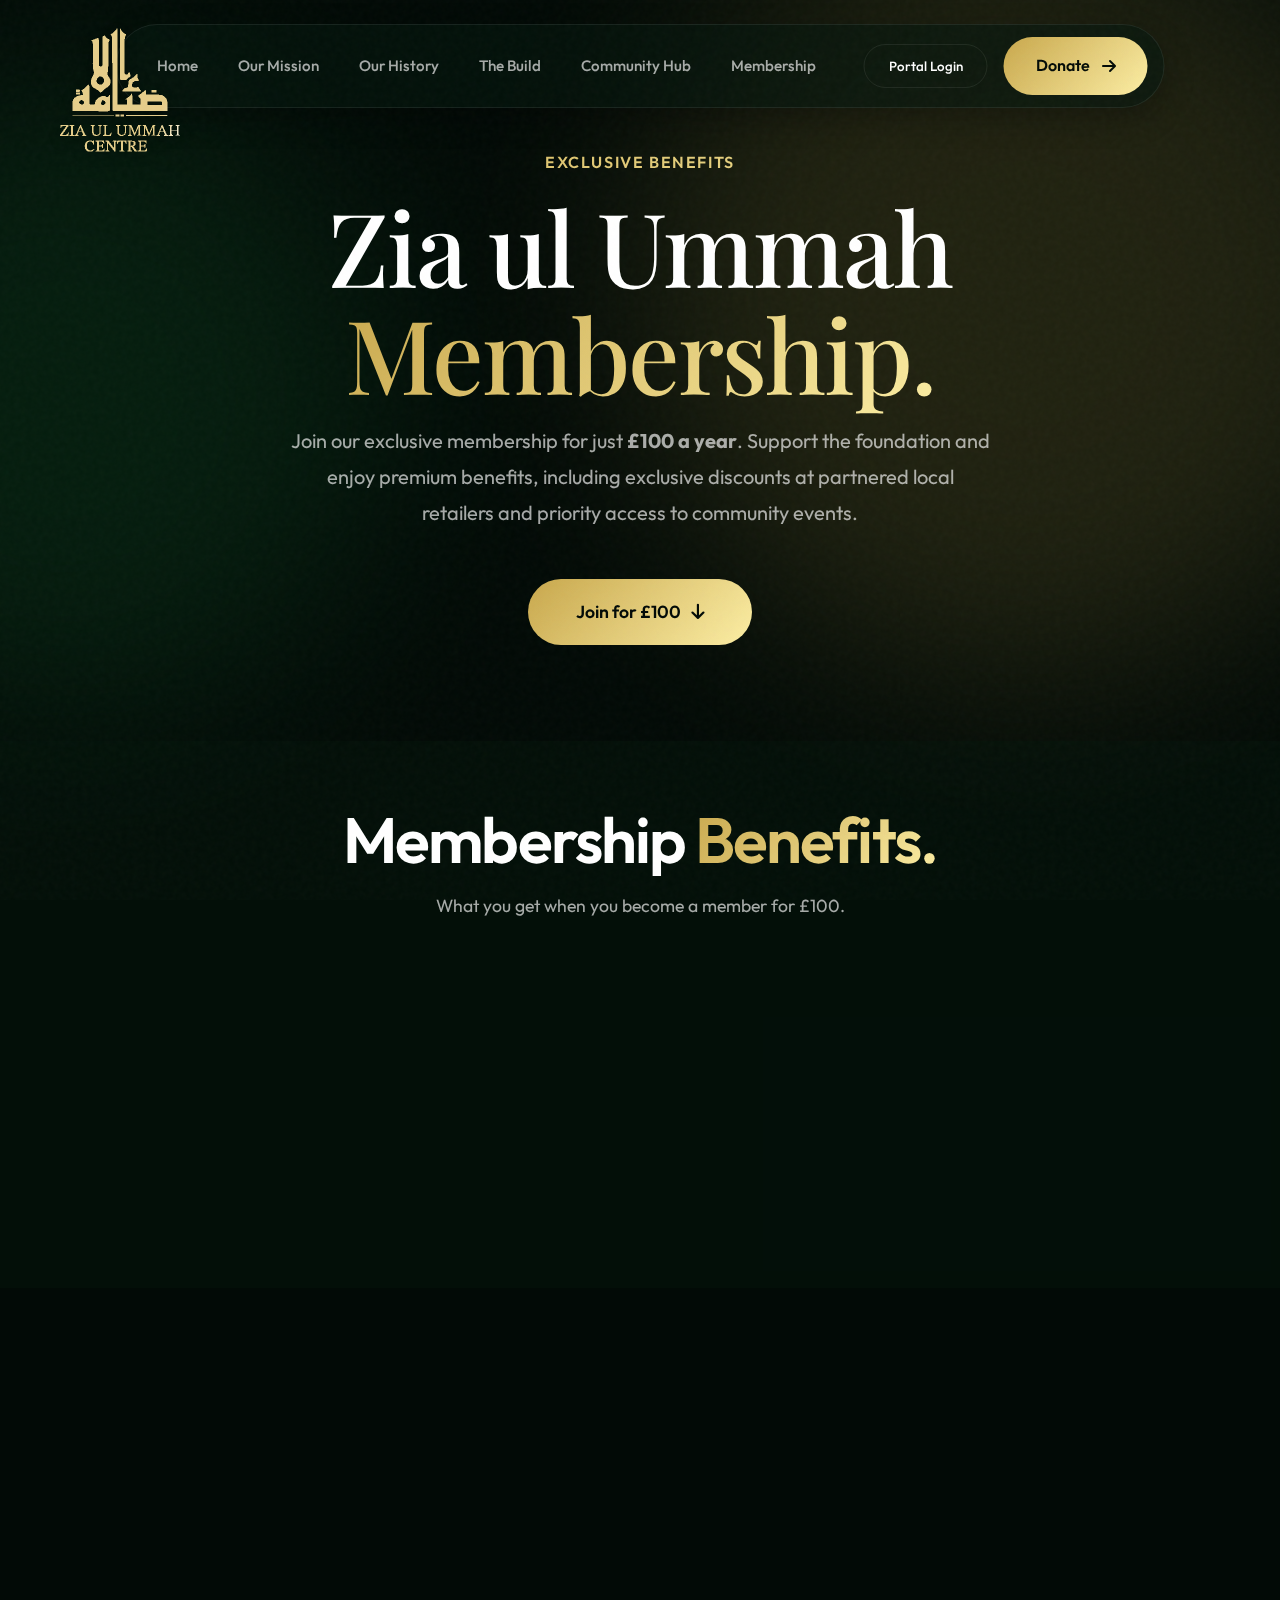
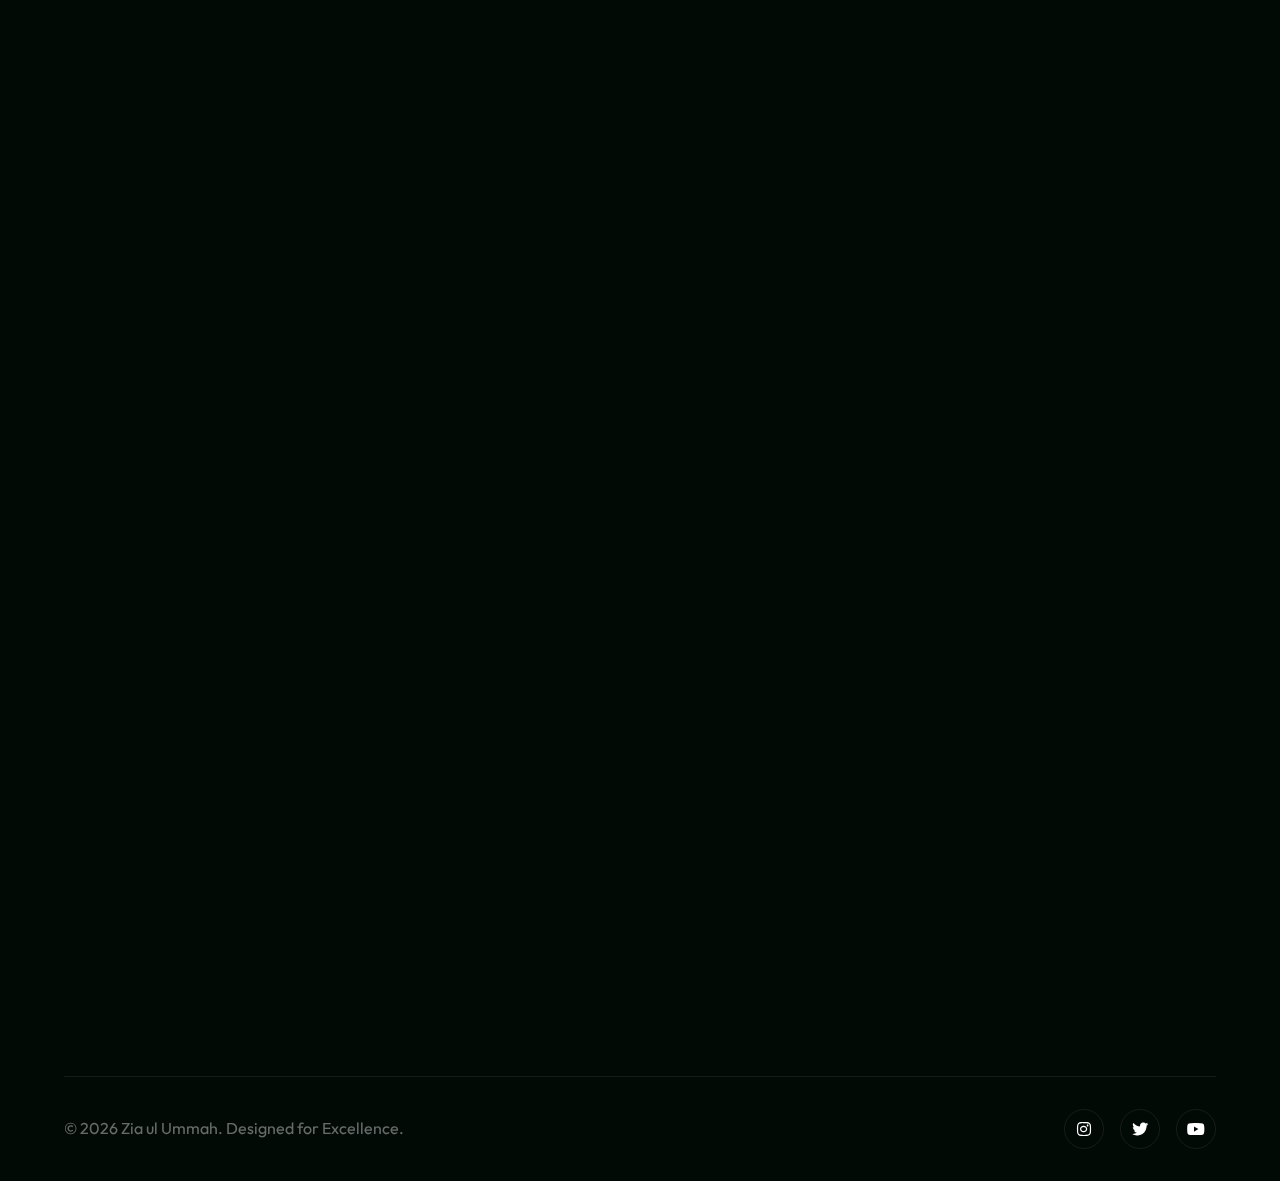
<file: membership.html>
<!DOCTYPE html>
<html lang="en">

<head>
    <meta charset="UTF-8">
    <meta name="viewport" content="width=device-width, initial-scale=1.0">
    <title>Membership | Zia ul Ummah</title>

    <!-- Ultra Premium Meta -->
    <meta name="description"
        content="Join the Zia ul Ummah Membership program. Pay £100 for exclusive benefits and local discounts.">

    <!-- Modern Typefaces -->
    <link rel="preconnect" href="https://fonts.googleapis.com">
    <link rel="preconnect" href="https://fonts.gstatic.com" crossorigin>
    <!-- Outfit for ultra-sleek UI elements, Playfair for elegant headers, Amiri for Arabic -->
    <link
        href="https://fonts.googleapis.com/css2?family=Amiri:ital,wght@0,400;0,700;1,400&family=Outfit:wght@200;300;400;500;600;700;800&family=Playfair+Display:ital,wght@0,400..900;1,400..900&display=swap"
        rel="stylesheet">

    <!-- Font Awesome Pro (Free Tier) -->
    <link rel="stylesheet" href="https://cdnjs.cloudflare.com/ajax/libs/font-awesome/6.4.0/css/all.min.css">

    <link rel="stylesheet" href="style.css">
    <style>
        /* Specific Affiliate Styles */
        .affiliate-hero {
            padding-top: 150px;
            padding-bottom: 6rem;
            position: relative;
            text-align: center;
        }

        .step-card {
            text-align: center;
            padding: 3rem 2rem;
            height: 100%;
        }

        .step-icon {
            width: 80px;
            height: 80px;
            border-radius: 50%;
            background: rgba(201, 168, 76, 0.1);
            color: var(--c-gold-main);
            display: flex;
            align-items: center;
            justify-content: center;
            font-size: 2rem;
            margin: 0 auto 1.5rem;
            border: 1px solid rgba(201, 168, 76, 0.3);
            box-shadow: 0 0 20px rgba(201, 168, 76, 0.2);
        }

        .form-container {
            max-width: 700px;
            margin: 0 auto;
            padding: 3rem;
        }

        .form-row {
            display: grid;
            grid-template-columns: 1fr 1fr;
            gap: 1.5rem;
            margin-bottom: 1.5rem;
        }

        @media (max-width: 768px) {
            .form-row {
                grid-template-columns: 1fr;
            }
        }
    </style>
</head>

<body class="theme-dark">

    <!-- Ambient Background Lighting -->
    <div class="ambient-light light-1"></div>
    <div class="ambient-light light-2"></div>
    <div class="noise-texture"></div>

    <!-- Standalone Logo -->
    <a href="index.html" class="brand-magnetic standalone-logo" aria-label="Zia ul Ummah Centre">
        <div class="brand-logo-img"></div>
    </a>

    <!-- Floating Glass Navbar -->
    <nav class="nav-glass" id="navbar">
        <div class="nav-container">
            <div class="nav-links desktop-only">
                <a href="index.html" class="nav-item">Home</a>
                <a href="mission.html" class="nav-item">Our Mission</a>
                <a href="history.html" class="nav-item">Our History</a>
                <a href="index.html#phases" class="nav-item">The Build</a>
                <a href="community.html" class="nav-item">Community Hub</a>
                <a href="membership.html" class="nav-item active">Membership</a>
            </div>

            <div class="nav-actions">
                <button class="btn-ghost desktop-only" onclick="openModal('login')">Portal Login</button>
                <a href="https://buy.stripe.com/7sY9AMddIeHub4N6lhcwg00" class="btn-primary btn-glow"
                    style="text-decoration: none;">
                    <span>Donate</span>
                    <i class="fa-solid fa-arrow-right"></i>
                </a>
                <button class="menu-trigger mobile-only" id="mobile-menu-btn">
                    <div class="burger-line"></div>
                    <div class="burger-line"></div>
                </button>
            </div>
        </div>
    </nav>

    <!-- Mobile Menu Overlay -->
    <div class="mobile-menu-overlay" id="mobile-menu">
        <div class="mobile-menu-content">
            <a href="index.html" class="mobile-nav-item">Home</a>
            <a href="mission.html" class="mobile-nav-item">Our Mission</a>
            <a href="history.html" class="mobile-nav-item">Our History</a>
            <a href="index.html#phases" class="mobile-nav-item">The Build</a>
            <a href="community.html" class="mobile-nav-item">Community Hub</a>
            <a href="membership.html" class="mobile-nav-item">Membership</a>
            <a href="https://buy.stripe.com/7sY9AMddIeHub4N6lhcwg00" class="mobile-nav-item"
                style="color: var(--c-gold-main);">Donate Portal</a>
            <button class="btn-ghost w-full mt-8" onclick="openModal('login')">Portal Login</button>
        </div>
    </div>

    <!-- Membership Hero Section -->
    <section class="affiliate-hero" id="membership-top">
        <div class="container fade-up">
            <div class="text-gradient-gold mb-4"
                style="font-weight: 600; font-size: 1rem; letter-spacing: 0.1em; text-transform: uppercase;">
                Exclusive Benefits
            </div>
            <h1 class="headline-xl mb-4">Zia ul Ummah <span class="text-gradient-gold">Membership.</span></h1>
            <p class="text-gray" style="font-size: 1.25rem; max-width: 700px; margin: 0 auto; line-height: 1.8;">
                Join our exclusive membership for just <strong>£100 a year</strong>. Support the foundation and enjoy
                premium benefits, including exclusive discounts at partnered local retailers and priority access to
                community events.
            </p>
            <div style="margin-top: 3rem;">
                <a href="#apply" class="btn-primary btn-glow"
                    style="text-decoration: none; display: inline-flex; align-items: center; gap: 10px; font-size: 1.1rem; padding: 1.2rem 3rem;">
                    <span>Join for £100</span>
                    <i class="fa-solid fa-arrow-down"></i>
                </a>
            </div>
        </div>
    </section>

    <!-- How it Works Section -->
    <section style="padding: 4rem 5%; position: relative; overflow: hidden; background: rgba(5,22,13,0.4);"
        id="how-it-works">
        <div class="container">
            <div class="section-intro center fade-up">
                <h2 class="headline-lg">Membership <span class="text-gradient-gold">Benefits.</span></h2>
                <p class="text-gray" style="font-size: 1.1rem;">What you get when you become a member for £100.
                </p>
            </div>

            <div class="bento-grid" style="grid-template-columns: repeat(3, 1fr); margin-top: 2rem;">

                <div class="bento-item glass-panel border-premium fade-up step-card" style="grid-column: span 1;">
                    <div class="step-icon"><i class="fa-solid fa-tags"></i></div>
                    <h3 class="headline-md mb-2">Local Discounts</h3>
                    <p class="text-gray" style="font-size: 0.95rem;">Enjoy exclusive discounts at partnered local
                        restaurants, grocery stores, and retail shops when showing your membership card.</p>
                </div>

                <div class="bento-item glass-panel border-premium fade-up step-card"
                    style="grid-column: span 1; transition-delay: 0.1s;">
                    <div class="step-icon"><i class="fa-solid fa-ticket"></i></div>
                    <h3 class="headline-md mb-2">Priority Access</h3>
                    <p class="text-gray" style="font-size: 0.95rem;">Get earliest access to our premier educational
                        programs, community dinners, and special guest lectures.</p>
                </div>

                <div class="bento-item glass-panel border-premium fade-up step-card"
                    style="grid-column: span 1; transition-delay: 0.2s;">
                    <div class="step-icon"><i class="fa-solid fa-handshake-angle"></i></div>
                    <h3 class="headline-md mb-2">Support the Vision</h3>
                    <p class="text-gray" style="font-size: 0.95rem;">Your £100 directly sustains Zia ul Ummah's core
                        operations and ongoing developmental phases.</p>
                </div>

            </div>
        </div>
    </section>

    <!-- Application Form Section -->
    <section style="padding: 6rem 5%;" id="apply">
        <div class="container">
            <div class="bento-item glass-panel border-premium form-container fade-up">
                <div style="text-align: center; margin-bottom: 3rem;">
                    <h2 class="headline-lg mb-2">Become a Member</h2>
                    <p class="text-gray" style="font-size: 1.1rem;">Fill out the form below to register and pay your
                        £100 annual fee.</p>
                </div>

                <form>
                    <div class="form-row">
                        <div class="input-group">
                            <label>First Name</label>
                            <input type="text" class="input-premium" placeholder="e.g. Tariq">
                        </div>
                        <div class="input-group">
                            <label>Last Name</label>
                            <input type="text" class="input-premium" placeholder="e.g. Jameel">
                        </div>
                    </div>

                    <div class="form-row">
                        <div class="input-group">
                            <label>Email Address</label>
                            <input type="email" class="input-premium" placeholder="name@email.com">
                        </div>
                        <div class="input-group">
                            <label>Phone Number</label>
                            <input type="tel" class="input-premium" placeholder="+44 7700 900000">
                        </div>
                    </div>

                    <div class="input-group" style="margin-bottom: 2rem;">
                        <label>Mailing Address (For your Membership Card)</label>
                        <textarea class="input-premium" rows="3" placeholder="Full address including Postcode"
                            style="resize: vertical;"></textarea>
                    </div>

                    <a href="https://buy.stripe.com/7sY9AMddIeHub4N6lhcwg00" class="btn-primary btn-glow w-full"
                        style="padding: 1.2rem; font-size: 1.1rem; text-decoration: none; text-align: center;">Proceed
                        to Checkout (£100)</a>
                    <p class="text-center text-gray mt-4" style="font-size: 0.85rem;">By registering, you agree to our
                        <a href="#" class="text-gradient-gold">Terms of Service</a> and <a href="#"
                            class="text-gradient-gold">Privacy Policy</a>.</p>
                </form>
            </div>
        </div>
    </section>

    <!-- Ultra Premium Footer -->
    <footer class="footer-premium border-t border-glass mt-8">
        <div class="container">
            <div class="footer-grid">

                <div class="footer-brand fade-up">
                    <a href="index.html" class="brand-magnetic">
                        <div class="brand-mark gold-glow">ZU</div>
                        <span class="brand-text text-white">Zia ul Ummah</span>
                    </a>
                    <p class="text-gray mt-4 max-w-sm">A beacon of light. Not just a place of prostration, but an
                        institution of education, welfare, and excellence.</p>
                </div>

                <div class="footer-links fade-up" style="transition-delay: 0.1s;">
                    <h4 class="text-white mb-4">Explore</h4>
                    <a href="mission.html">Our Mission</a>
                    <a href="index.html#phases">Build Project</a>
                    <a href="community.html">Programs</a>
                    <a href="#" onclick="openModal('login')">Member Portal</a>
                </div>

                <div class="footer-links fade-up" style="transition-delay: 0.2s;">
                    <h4 class="text-white mb-4">Contact</h4>
                    <span class="text-gray"><i class="fa-solid fa-location-dot w-6 text-gradient-gold"></i> 123 Islamic
                        Center Way</span>
                    <span class="text-gray"><i class="fa-solid fa-phone w-6 text-gradient-gold"></i> +44 123 456
                        7890</span>
                    <span class="text-gray"><i class="fa-solid fa-envelope w-6 text-gradient-gold"></i>
                        info@ziaulummah.org</span>
                </div>

            </div>

            <div class="footer-bottom">
                <p class="text-gray-dark">&copy; <span id="year"></span> Zia ul Ummah. Designed for Excellence.</p>
                <div class="social-pills">
                    <a href="#" class="social-pill"><i class="fa-brands fa-instagram"></i></a>
                    <a href="#" class="social-pill"><i class="fa-brands fa-twitter"></i></a>
                    <a href="#" class="social-pill"><i class="fa-brands fa-youtube"></i></a>
                </div>
            </div>
        </div>
    </footer>

    <!-- Portal Modal (Glass) -->
    <div class="modal-backdrop" id="portal-modal">
        <div class="modal-glass-container">
            <button class="btn-close" onclick="closeModal()"><i class="fa-solid fa-xmark"></i></button>

            <div class="modal-header">
                <i class="fa-solid fa-fingerprint text-gradient-gold text-4xl mb-4"></i>
                <h2 class="headline-md">Access Portal</h2>
                <p class="text-gray">Manage your donations and memberships.</p>
            </div>

            <form class="portal-form mt-8">
                <div class="input-group">
                    <label>Email Address</label>
                    <input type="email" class="input-premium" placeholder="name@email.com">
                </div>
                <div class="input-group mt-4">
                    <label>Secure Password</label>
                    <input type="password" class="input-premium" placeholder="••••••••">
                </div>

                <button type="button" class="btn-primary w-full mt-8">Authenticate</button>
            </form>

            <p class="text-center text-gray mt-6 text-sm">Don't have an account? <a href="#"
                    class="text-gradient-gold">Register</a></p>
        </div>
    </div>

    <script src="script.js"></script>
</body>

</html>
</file>
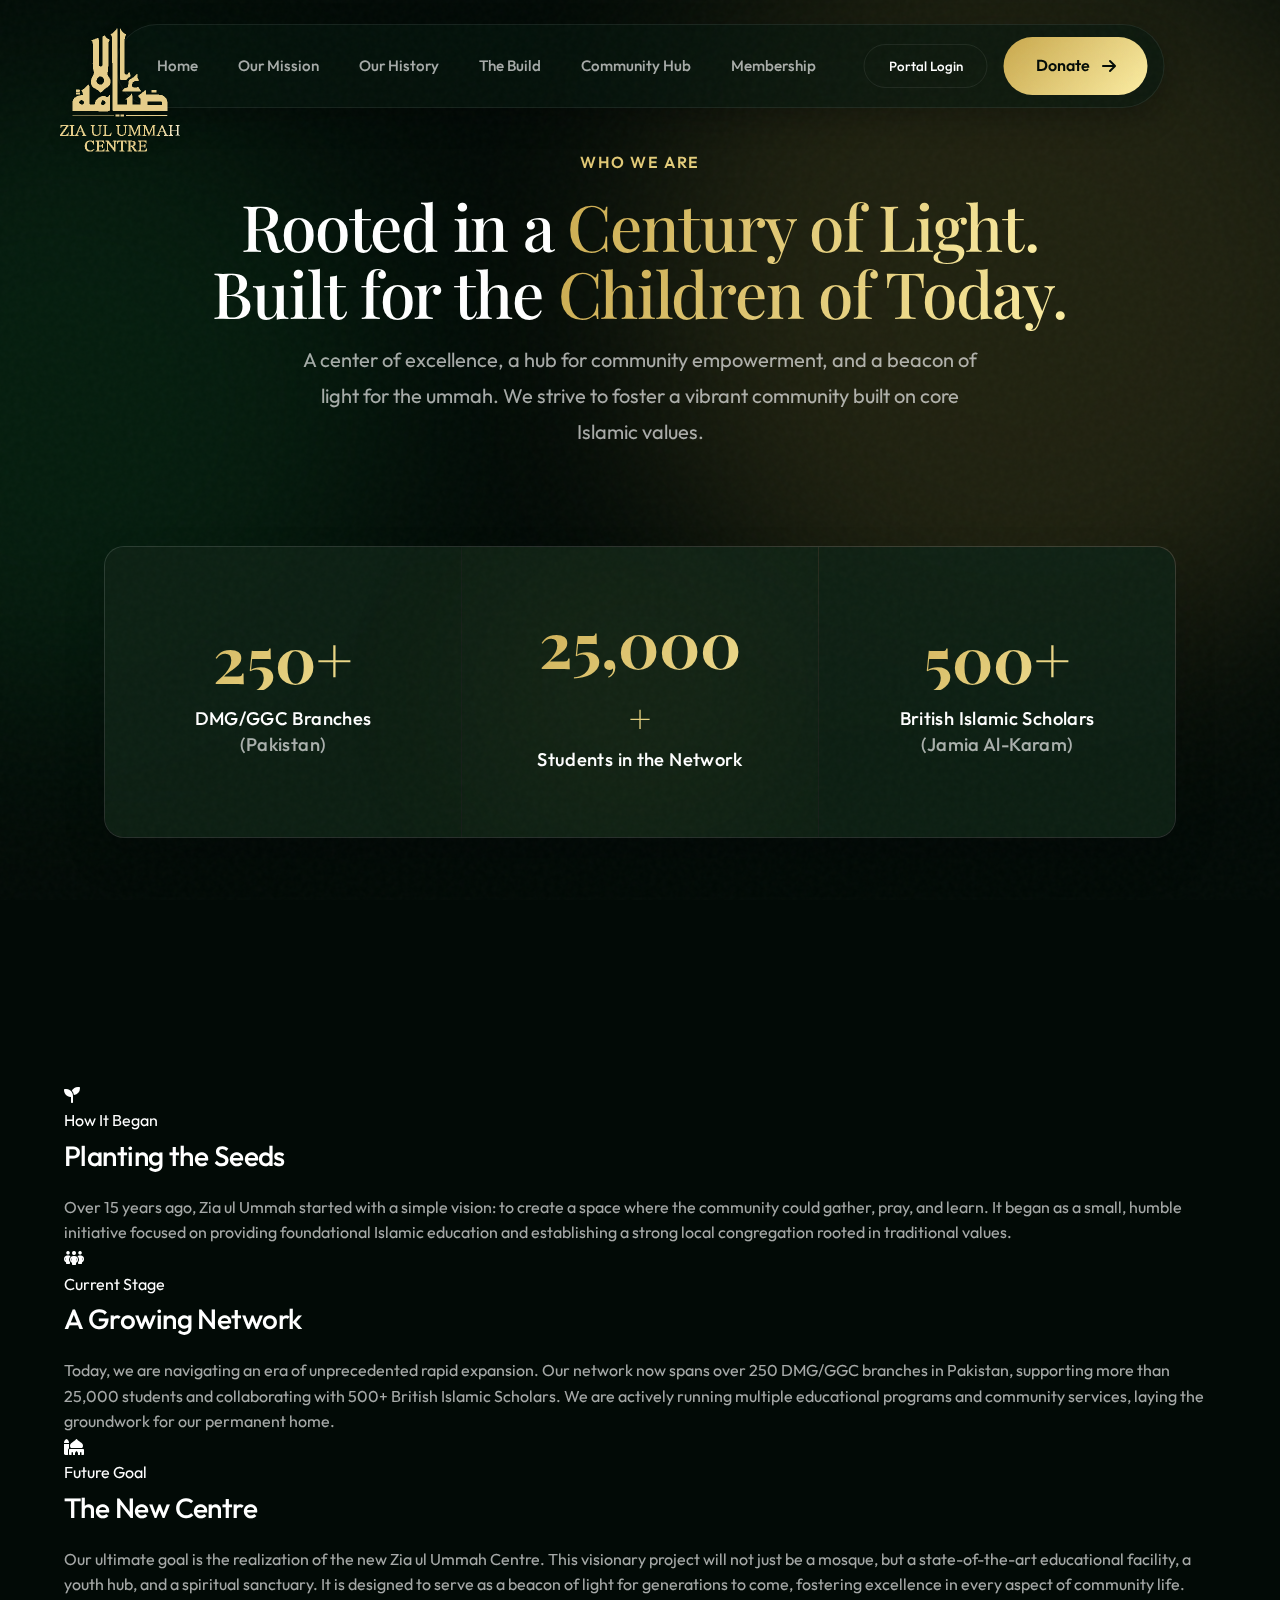
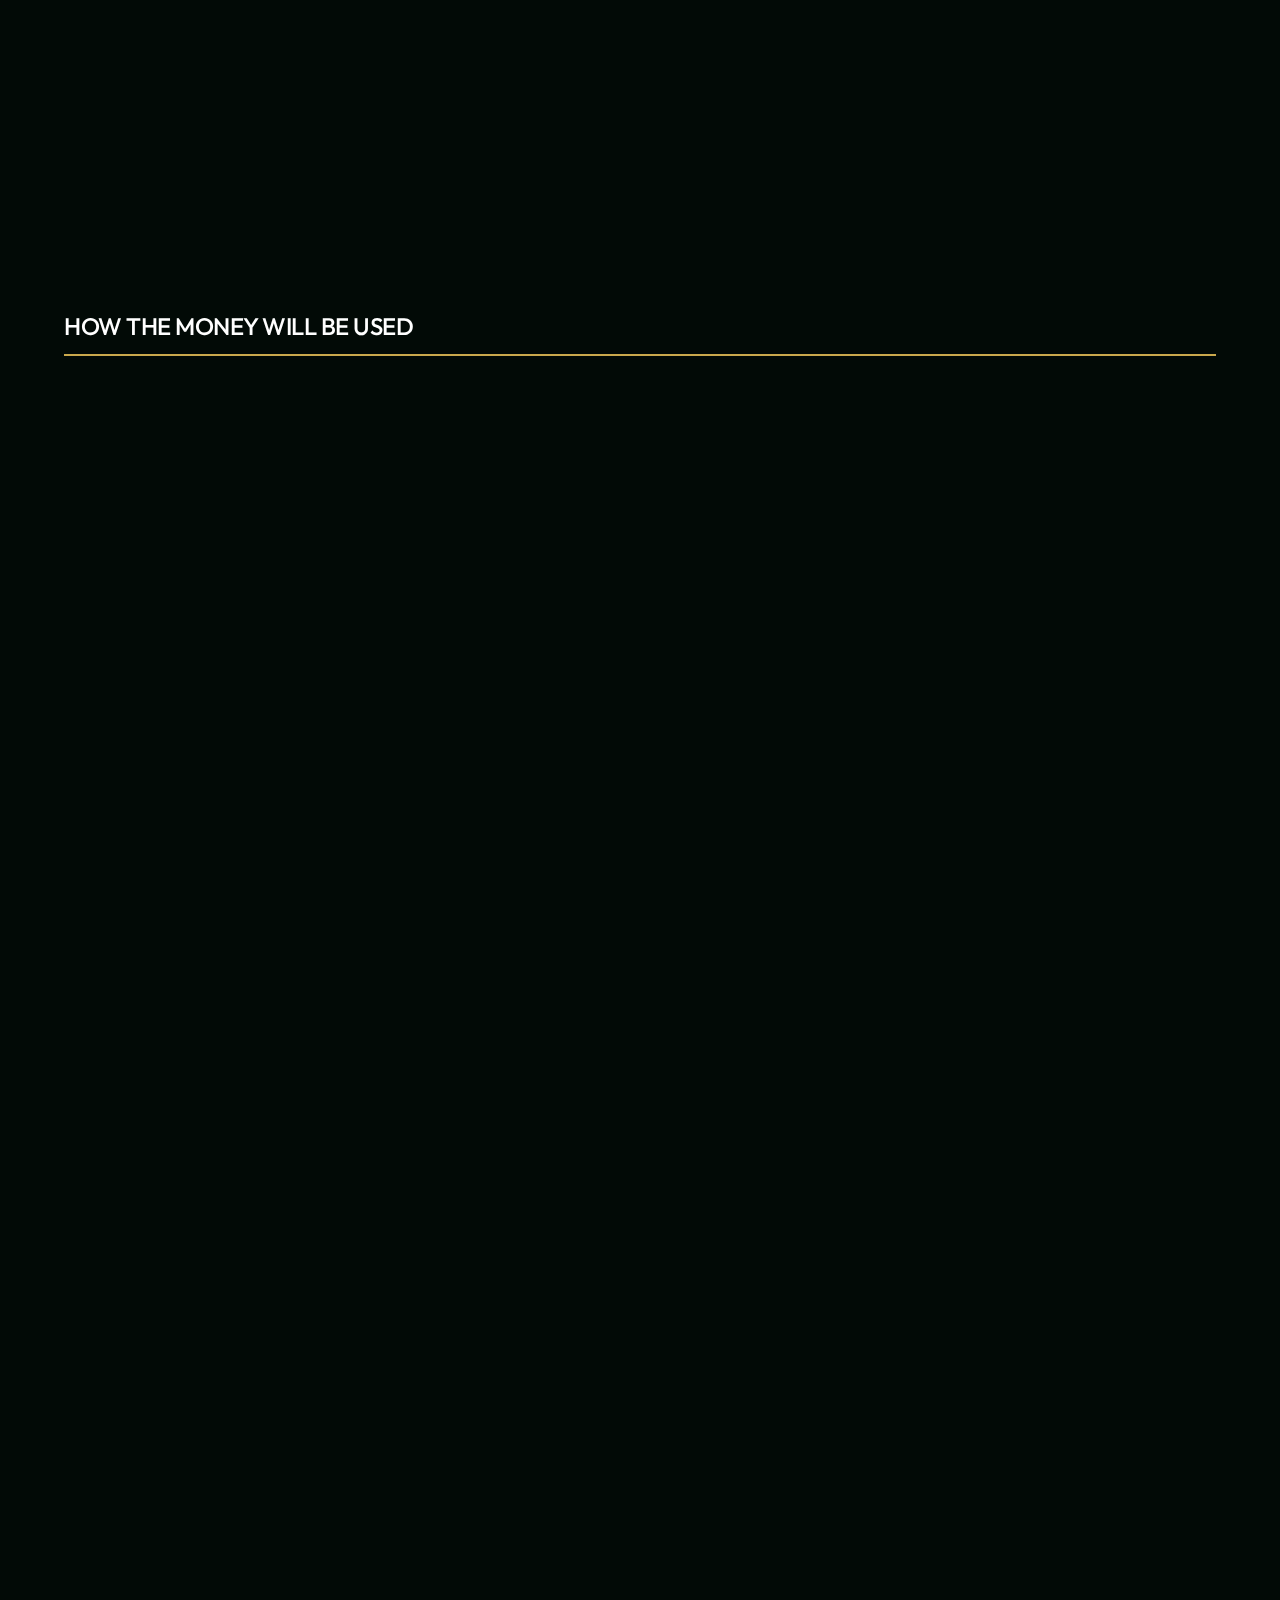
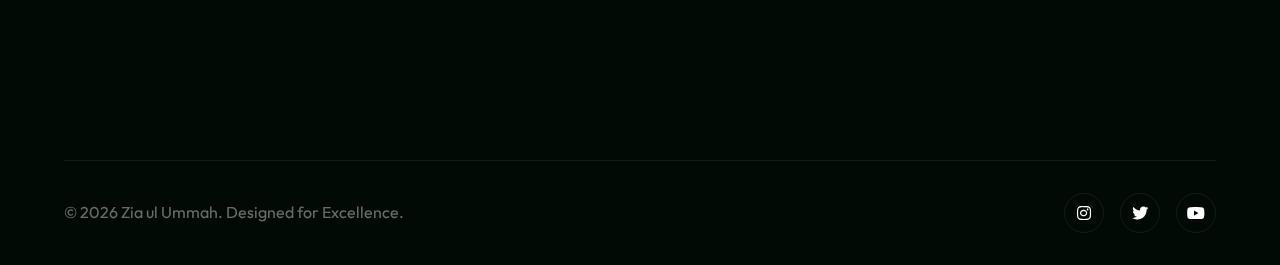
<file: mission.html>
<!DOCTYPE html>
<html lang="en">

<head>
    <meta charset="UTF-8">
    <meta name="viewport" content="width=device-width, initial-scale=1.0">
    <title>Our Mission | Zia ul Ummah</title>

    <!-- Ultra Premium Meta -->
    <meta name="description" content="Discover the legacy, mission, and leadership of Zia ul Ummah.">

    <!-- Modern Typefaces -->
    <link rel="preconnect" href="https://fonts.googleapis.com">
    <link rel="preconnect" href="https://fonts.gstatic.com" crossorigin>
    <!-- Outfit for ultra-sleek UI elements, Playfair for elegant headers, Amiri for Arabic -->
    <link
        href="https://fonts.googleapis.com/css2?family=Amiri:ital,wght@0,400;0,700;1,400&family=Outfit:wght@200;300;400;500;600;700;800&family=Playfair+Display:ital,wght@0,400..900;1,400..900&display=swap"
        rel="stylesheet">

    <!-- Font Awesome Pro (Free Tier) -->
    <link rel="stylesheet" href="https://cdnjs.cloudflare.com/ajax/libs/font-awesome/6.4.0/css/all.min.css">

    <link rel="stylesheet" href="style.css">
    <style>
        /* Specific Mission Styles */
        .mission-hero {
            padding-top: 150px;
            padding-bottom: 6rem;
            position: relative;
            text-align: center;
        }
    </style>
</head>

<body class="theme-dark">

    <!-- Ambient Background Lighting -->
    <div class="ambient-light light-1"></div>
    <div class="ambient-light light-2"></div>
    <div class="noise-texture"></div>

    <!-- Standalone Logo -->
    <a href="index.html" class="brand-magnetic standalone-logo" aria-label="Zia ul Ummah Centre">
        <div class="brand-logo-img"></div>
    </a>

    <!-- Floating Glass Navbar -->
    <nav class="nav-glass" id="navbar">
        <div class="nav-container">
            <div class="nav-links desktop-only">
                <a href="index.html" class="nav-item">Home</a>
                <a href="mission.html" class="nav-item active">Our Mission</a>
                <a href="history.html" class="nav-item">Our History</a>
                <a href="index.html#phases" class="nav-item">The Build</a>
                <a href="community.html" class="nav-item">Community Hub</a>
                <a href="membership.html" class="nav-item">Membership</a>
            </div>

            <div class="nav-actions">
                <button class="btn-ghost desktop-only" onclick="openModal('login')">Portal Login</button>
                <a href="https://buy.stripe.com/7sY9AMddIeHub4N6lhcwg00" class="btn-primary btn-glow" style="text-decoration: none;">
                    <span>Donate</span>
                    <i class="fa-solid fa-arrow-right"></i>
                </a>
                <button class="menu-trigger mobile-only" id="mobile-menu-btn">
                    <div class="burger-line"></div>
                    <div class="burger-line"></div>
                </button>
            </div>
        </div>
    </nav>

    <!-- Mobile Menu Overlay -->
    <div class="mobile-menu-overlay" id="mobile-menu">
        <div class="mobile-menu-content">
            <a href="index.html" class="mobile-nav-item">Home</a>
            <a href="mission.html" class="mobile-nav-item">Our Mission</a>
            <a href="history.html" class="mobile-nav-item">Our History</a>
            <a href="index.html#phases" class="mobile-nav-item">The Build</a>
            <a href="community.html" class="mobile-nav-item">Community Hub</a>
            <a href="membership.html" class="mobile-nav-item">Membership</a>
            <a href="https://buy.stripe.com/7sY9AMddIeHub4N6lhcwg00" class="mobile-nav-item" style="color: var(--c-gold-main);">Donate Portal</a>
            <button class="btn-ghost w-full mt-8" onclick="openModal('login')">Portal Login</button>
        </div>
    </div>

    <!-- Mission Hero Section -->
    <section class="mission-hero" id="mission-top">
        <div class="container fade-up">
            <div class="text-gradient-gold mb-4"
                style="font-weight: 600; font-size: 1rem; letter-spacing: 0.1em; text-transform: uppercase;">
                Who We Are
            </div>
            <h1 class="headline-xl mb-4" style="font-size: clamp(2.5rem, 5vw, 4.5rem);">Rooted in a <span
                    class="text-gradient-gold">Century of Light.</span><br>Built for the <span
                    class="text-gradient-gold">Children of Today.</span></h1>
            <p class="text-gray" style="font-size: 1.25rem; max-width: 700px; margin: 0 auto; line-height: 1.8;">
                A center of excellence, a hub for community empowerment, and a beacon of light for the ummah. We strive
                to foster a vibrant community built on core Islamic values.
            </p>
        </div>
    </section>

    <style>
        .mission-stats-container {
            margin: 0 auto 4rem auto;
            max-width: 1200px;
            padding: 0 5%;
        }

        .mission-stats-grid {
            display: grid;
            grid-template-columns: repeat(3, 1fr);
            background: var(--glass-border);
            gap: 1px;
            border-radius: 20px;
            overflow: hidden;
            box-shadow: 0 20px 40px rgba(0, 0, 0, 0.2);
            border: 1px solid var(--glass-border);
        }

        .mission-stats-grid .stat-block {
            background: rgba(10, 30, 18, 0.85);
            backdrop-filter: blur(20px);
            padding: 4rem 2rem;
            text-align: center;
            position: relative;
            display: flex;
            flex-direction: column;
            justify-content: center;
            transition: background 0.3s ease;
        }

        .mission-stats-grid .stat-block:hover {
            background: rgba(15, 45, 25, 0.95);
        }

        @media (max-width: 900px) {
            .mission-stats-grid {
                grid-template-columns: 1fr;
            }
        }
    </style>

    <!-- Global Network Stats -->
    <section class="mission-stats-container fade-up" style="transition-delay: 0.2s;">
        <div class="mission-stats-grid">

            <!-- Stat 1 -->
            <div class="stat-block">
                <div class="ambient-light" style="width: 100%; height: 100%; top: 0; left: 0; opacity: 0.05;"></div>
                <div class="text-gradient-gold"
                    style="font-family: 'Playfair Display', serif; font-size: clamp(3rem, 5vw, 4.5rem); font-weight: 700; line-height: 1; margin-bottom: 1rem; position: relative;">
                    250+
                </div>
                <div class="text-white"
                    style="font-size: 1.15rem; font-weight: 500; letter-spacing: 0.02em; position: relative; line-height: 1.4;">
                    DMG/GGC Branches<br><span style="color: var(--c-text-secondary);">(Pakistan)</span>
                </div>
            </div>

            <!-- Stat 2 -->
            <div class="stat-block">
                <div class="ambient-light"
                    style="width: 100%; height: 100%; top: 0; left: 0; opacity: 0.05; background: var(--c-gold-main);">
                </div>
                <div class="text-gradient-gold"
                    style="font-family: 'Playfair Display', serif; font-size: clamp(3rem, 5vw, 4.5rem); font-weight: 700; line-height: 1; padding-bottom: 0.5rem; position: relative;">
                    25,000<br>
                    <span style="font-size: clamp(2rem, 3vw, 3rem);">+</span>
                </div>
                <div class="text-white"
                    style="font-size: 1.15rem; font-weight: 500; letter-spacing: 0.02em; position: relative; line-height: 1.4;">
                    Students in the Network
                </div>
            </div>

            <!-- Stat 3 -->
            <div class="stat-block">
                <div class="ambient-light" style="width: 100%; height: 100%; top: 0; left: 0; opacity: 0.05;"></div>
                <div class="text-gradient-gold"
                    style="font-family: 'Playfair Display', serif; font-size: clamp(3rem, 5vw, 4.5rem); font-weight: 700; line-height: 1; margin-bottom: 1rem; position: relative;">
                    500+
                </div>
                <div class="text-white"
                    style="font-size: 1.15rem; font-weight: 500; letter-spacing: 0.02em; position: relative; line-height: 1.4;">
                    British Islamic Scholars<br><span style="color: var(--c-text-secondary);">(Jamia Al-Karam)</span>
                </div>
            </div>

        </div>
    </section>


    <section class="timeline-section">
        <div class="container">
            <div class="section-intro center fade-up">
                <h2 class="headline-lg">Our <span class="text-gradient-gold">Journey.</span></h2>
                <p>From a small gathering to a global force for good.</p>
            </div>

            <div class="timeline-container mt-12">

                <!-- Past -->
                <div class="timeline-item">
                    <div class="timeline-node">
                        <i class="fa-solid fa-seedling"></i>
                    </div>
                    <div class="timeline-content">
                        <div class="timeline-label">How It Began</div>
                        <h3 class="headline-md text-white mb-4">Planting the Seeds</h3>
                        <p class="text-gray leading-relaxed">
                            Over 15 years ago, Zia ul Ummah started with a simple vision: to create a space where the
                            community could gather, pray, and learn. It began as a small, humble initiative focused on
                            providing foundational Islamic education and establishing a strong local congregation rooted
                            in traditional values.
                        </p>
                    </div>
                </div>

                <!-- Present -->
                <div class="timeline-item">
                    <div class="timeline-node">
                        <i class="fa-solid fa-people-group"></i>
                    </div>
                    <div class="timeline-content">
                        <div class="timeline-label">Current Stage</div>
                        <h3 class="headline-md text-white mb-4">A Growing Network</h3>
                        <p class="text-gray leading-relaxed">
                            Today, we are navigating an era of unprecedented rapid expansion. Our network now spans over
                            250 DMG/GGC branches in Pakistan, supporting more than 25,000 students and collaborating
                            with 500+ British Islamic Scholars. We are actively running multiple educational programs
                            and community services, laying the groundwork for our permanent home.
                        </p>
                    </div>
                </div>

                <!-- Future -->
                <div class="timeline-item">
                    <div class="timeline-node">
                        <i class="fa-solid fa-mosque"></i>
                    </div>
                    <div class="timeline-content">
                        <div class="timeline-label">Future Goal</div>
                        <h3 class="headline-md text-white mb-4">The New Centre</h3>
                        <p class="text-gray leading-relaxed">
                            Our ultimate goal is the realization of the new Zia ul Ummah Centre. This visionary project
                            will not just be a mosque, but a state-of-the-art educational facility, a youth hub, and a
                            spiritual sanctuary. It is designed to serve as a beacon of light for generations to come,
                            fostering excellence in every aspect of community life.
                        </p>
                    </div>
                </div>

            </div>
        </div>
    </section>

    <!-- Fundraising Breakdown Section -->
    <section class="fundraising-section" id="fundraising" style="padding-top: 2rem; padding-bottom: 2rem;">
        <div class="container">
            <div class="section-intro fade-up">
                <div class="text-gradient-gold mb-2"
                    style="font-weight: 600; font-size: 1rem; letter-spacing: 0.1em; text-transform: uppercase;">
                    Fundraising Target: £100,000
                </div>
                <h2 class="headline-lg">Help Us Build Something That <span class="text-gradient-gold">Lasts for
                        Generations.</span></h2>
                <p class="text-gray mt-4" style="max-width: 800px; font-size: 1.1rem; line-height: 1.8;">
                    <strong class="text-white">What It Funds:</strong> Physical refurbishment of the Zia-ul-Ummah Centre
                    (Birmingham B9 5AA) to make it fit for purpose as an early years provision, an after-school club,
                    and a community sports facility — meeting all regulatory, safeguarding, and professional standards
                    required.
                </p>
            </div>

            <div class="mt-12">
                <h3 class="headline-md mb-6 inline-block"
                    style="border-bottom: 2px solid var(--c-gold-main); padding-bottom: 0.5rem; text-transform: uppercase; font-size: 1.5rem;">
                    How The Money Will Be Used</h3>

                <div class="breakdown-grid" style="display: grid; gap: 1.5rem; grid-template-columns: 1fr;">

                    <!-- Item 1 -->
                    <div class="glass-panel hover-lift fade-up"
                        style="padding: 2.5rem; border-left: 4px solid var(--c-gold-main); display: flex; align-items: flex-start; gap: 1.5rem;">
                        <div class="icon-box"
                            style="background: rgba(201,168,76,0.1); width: 60px; height: 60px; border-radius: 12px; display: flex; align-items: center; justify-content: center; flex-shrink: 0;">
                            <i class="fa-solid fa-person-digging text-gradient-gold" style="font-size: 1.5rem;"></i>
                        </div>
                        <div>
                            <h4 class="text-white mb-2"
                                style="font-family: 'Outfit', sans-serif; font-size: 1.3rem; font-weight: 700; text-transform: uppercase; letter-spacing: 0.05em;">
                                Building & Refurbishment <span class="text-gradient-gold">— £55,000</span></h4>
                            <p class="text-gray leading-relaxed text-md">Safe, welcoming, and regulated early years
                                spaces. Compliant toilet and nappy-changing facilities. Secure entry and safeguarding
                                infrastructure. Classroom and learning space fit-out. Sports hall / multi-use activity
                                area improvements.</p>
                        </div>
                    </div>

                    <!-- Item 2 -->
                    <div class="glass-panel hover-lift fade-up"
                        style="padding: 2.5rem; border-left: 4px solid var(--c-gold-main); display: flex; align-items: flex-start; gap: 1.5rem; transition-delay: 0.1s;">
                        <div class="icon-box"
                            style="background: rgba(201,168,76,0.1); width: 60px; height: 60px; border-radius: 12px; display: flex; align-items: center; justify-content: center; flex-shrink: 0;">
                            <i class="fa-solid fa-clipboard-check text-gradient-gold" style="font-size: 1.5rem;"></i>
                        </div>
                        <div>
                            <h4 class="text-white mb-2"
                                style="font-family: 'Outfit', sans-serif; font-size: 1.3rem; font-weight: 700; text-transform: uppercase; letter-spacing: 0.05em;">
                                Regulatory Setup <span class="text-gradient-gold">— £15,000</span></h4>
                            <p class="text-gray leading-relaxed text-md">Ofsted registration and compliance. Staff DBS,
                                training, and qualifications. Policy and procedure frameworks. Health & Safety and
                                safeguarding audits. Insurance and professional memberships.</p>
                        </div>
                    </div>

                    <!-- Item 3 -->
                    <div class="glass-panel hover-lift fade-up"
                        style="padding: 2.5rem; border-left: 4px solid var(--c-gold-main); display: flex; align-items: flex-start; gap: 1.5rem; transition-delay: 0.2s;">
                        <div class="icon-box"
                            style="background: rgba(201,168,76,0.1); width: 60px; height: 60px; border-radius: 12px; display: flex; align-items: center; justify-content: center; flex-shrink: 0;">
                            <i class="fa-solid fa-cubes-stacked text-gradient-gold" style="font-size: 1.5rem;"></i>
                        </div>
                        <div>
                            <h4 class="text-white mb-2"
                                style="font-family: 'Outfit', sans-serif; font-size: 1.3rem; font-weight: 700; text-transform: uppercase; letter-spacing: 0.05em;">
                                Learning Resources <span class="text-gradient-gold">— £15,000</span></h4>
                            <p class="text-gray leading-relaxed text-md">Age-appropriate early years equipment,
                                furniture, and learning resources. After-school club educational materials, books, and
                                technology. Sports equipment and programme delivery costs.</p>
                        </div>
                    </div>

                    <!-- Item 4 -->
                    <div class="glass-panel hover-lift fade-up"
                        style="padding: 2.5rem; border-left: 4px solid var(--c-gold-main); display: flex; align-items: flex-start; gap: 1.5rem; transition-delay: 0.3s;">
                        <div class="icon-box"
                            style="background: rgba(201,168,76,0.1); width: 60px; height: 60px; border-radius: 12px; display: flex; align-items: center; justify-content: center; flex-shrink: 0;">
                            <i class="fa-solid fa-bullhorn text-gradient-gold" style="font-size: 1.5rem;"></i>
                        </div>
                        <div>
                            <h4 class="text-white mb-2"
                                style="font-family: 'Outfit', sans-serif; font-size: 1.3rem; font-weight: 700; text-transform: uppercase; letter-spacing: 0.05em;">
                                Launch & Outreach <span class="text-gradient-gold">— £10,000</span></h4>
                            <p class="text-gray leading-relaxed text-md">Community engagement, marketing, and open days.
                                Staff recruitment costs. Digital infrastructure (website, booking systems, parent
                                communication). Outreach to families in Bordesley Green, Small Heath, and beyond.</p>
                        </div>
                    </div>

                    <!-- Item 5 -->
                    <div class="glass-panel hover-lift fade-up"
                        style="padding: 2.5rem; border-left: 4px solid var(--c-gold-main); display: flex; align-items: flex-start; gap: 1.5rem; transition-delay: 0.4s;">
                        <div class="icon-box"
                            style="background: rgba(201,168,76,0.1); width: 60px; height: 60px; border-radius: 12px; display: flex; align-items: center; justify-content: center; flex-shrink: 0;">
                            <i class="fa-solid fa-shield-halved text-gradient-gold" style="font-size: 1.5rem;"></i>
                        </div>
                        <div>
                            <h4 class="text-white mb-2"
                                style="font-family: 'Outfit', sans-serif; font-size: 1.3rem; font-weight: 700; text-transform: uppercase; letter-spacing: 0.05em;">
                                Contingency <span class="text-gradient-gold">— £5,000</span></h4>
                            <p class="text-gray leading-relaxed text-md">Buffer for unforeseen costs, ensuring the
                                project is completed without delay.</p>
                        </div>
                    </div>

                </div>

                <div class="mt-12 text-center fade-up" style="transition-delay: 0.5s;">
                    <a href="https://buy.stripe.com/7sY9AMddIeHub4N6lhcwg00" class="btn-primary btn-glow inline-flex items-center"
                        style="text-decoration: none; padding: 1.25rem 3rem; font-size: 1.1rem; border-radius: 50px;">
                        <span>Help Us Reach Our Goal</span>
                        <i class="fa-solid fa-arrow-right ml-3" style="margin-left: 0.75rem;"></i>
                    </a>
                </div>

            </div>
        </div>
    </section>



    <!-- Ultra Premium Footer -->
    <footer class="footer-premium border-t border-glass mt-8">
        <div class="container">
            <div class="footer-grid">

                <div class="footer-brand fade-up">
                    <a href="index.html" class="brand-magnetic">
                        <div class="brand-mark gold-glow">ZU</div>
                        <span class="brand-text text-white">Zia ul Ummah</span>
                    </a>
                    <p class="text-gray mt-4 max-w-sm">A beacon of light. Not just a place of prostration, but an
                        institution of education, welfare, and excellence.</p>
                </div>

                <div class="footer-links fade-up" style="transition-delay: 0.1s;">
                    <h4 class="text-white mb-4">Explore</h4>
                    <a href="mission.html">Our Mission</a>
                    <a href="index.html#phases">Build Project</a>
                    <a href="community.html">Programs</a>
                    <a href="#" onclick="openModal('login')">Member Portal</a>
                </div>

                <div class="footer-links fade-up" style="transition-delay: 0.2s;">
                    <h4 class="text-white mb-4">Contact</h4>
                    <span class="text-gray"><i class="fa-solid fa-location-dot w-6 text-gradient-gold"></i> 123 Islamic
                        Center Way</span>
                    <span class="text-gray"><i class="fa-solid fa-phone w-6 text-gradient-gold"></i> +44 123 456
                        7890</span>
                    <span class="text-gray"><i class="fa-solid fa-envelope w-6 text-gradient-gold"></i>
                        info@ziaulummah.org</span>
                </div>

            </div>

            <div class="footer-bottom">
                <p class="text-gray-dark">&copy; <span id="year"></span> Zia ul Ummah. Designed for Excellence.</p>
                <div class="social-pills">
                    <a href="#" class="social-pill"><i class="fa-brands fa-instagram"></i></a>
                    <a href="#" class="social-pill"><i class="fa-brands fa-twitter"></i></a>
                    <a href="#" class="social-pill"><i class="fa-brands fa-youtube"></i></a>
                </div>
            </div>
        </div>
    </footer>

    <!-- Portal Modal (Glass) -->
    <div class="modal-backdrop" id="portal-modal">
        <div class="modal-glass-container">
            <button class="btn-close" onclick="closeModal()"><i class="fa-solid fa-xmark"></i></button>

            <div class="modal-header">
                <i class="fa-solid fa-fingerprint text-gradient-gold text-4xl mb-4"></i>
                <h2 class="headline-md">Access Portal</h2>
                <p class="text-gray">Manage your donations and memberships.</p>
            </div>

            <form class="portal-form mt-8">
                <div class="input-group">
                    <label>Email Address</label>
                    <input type="email" class="input-premium" placeholder="name@email.com">
                </div>
                <div class="input-group mt-4">
                    <label>Secure Password</label>
                    <input type="password" class="input-premium" placeholder="••••••••">
                </div>

                <button type="button" class="btn-primary w-full mt-8">Authenticate</button>
            </form>

            <p class="text-center text-gray mt-6 text-sm">Don't have an account? <a href="#"
                    class="text-gradient-gold">Register</a></p>
        </div>
    </div>

    <script src="script.js"></script>
</body>

</html>
</file>
<file: style.css>
/* ---------- V2 ULTRA PREMIUM DESIGN TOKENS ---------- */
:root {
  /* Colors - Deep & Atmospheric */
  --c-bg-base: #020a06;
  /* Almost black green */
  --c-bg-surface: #05160d;
  /* Slightly lighter deep green */
  --c-green-glow: #0a421b;
  /* Vibrant green for glows */
  --c-green-bright: #1b8a3f;

  /* Gold - Metallic & Rich */
  --c-gold-dark: #8c7322;
  --c-gold-main: #c9a84c;
  --c-gold-light: #fceea4;
  --c-gold-gradient: linear-gradient(135deg, var(--c-gold-main), var(--c-gold-light));

  /* Text */
  --c-text-primary: #ffffff;
  --c-text-secondary: rgba(255, 255, 255, 0.65);
  --c-text-tertiary: rgba(255, 255, 255, 0.4);

  /* Glassmorphism & UI */
  --glass-bg: rgba(10, 30, 18, 0.35);
  --glass-border: rgba(255, 255, 255, 0.08);
  --glass-border-hover: rgba(201, 168, 76, 0.3);

  /* Typography */
  --font-sans: 'Outfit', sans-serif;
  --font-serif: 'Playfair Display', serif;
  --font-arabic: 'Amiri', serif;

  /* Shadows & Easing */
  --shadow-glow: 0 0 40px rgba(201, 168, 76, 0.15);
  --shadow-deep: 0 25px 50px -12px rgba(0, 0, 0, 0.7);
  --ease-spring: cubic-bezier(0.175, 0.885, 0.32, 1.275);
  --ease-smooth: cubic-bezier(0.25, 1, 0.5, 1);

  /* Layout */
  --container-w: 1280px;
  --nav-h: 90px;
}

/* ---------- RESET & UTILITIES ---------- */
* {
  margin: 0;
  padding: 0;
  box-sizing: border-box;
}

html {
  scroll-behavior: smooth;
  font-size: 16px;
}

body {
  font-family: var(--font-sans);
  background-color: var(--c-bg-base);
  color: var(--c-text-primary);
  line-height: 1.6;
  overflow-x: hidden;
  -webkit-font-smoothing: antialiased;
}

::selection {
  background: var(--c-gold-main);
  color: var(--c-bg-base);
}

.container {
  max-width: var(--container-w);
  margin: 0 auto;
  padding: 0 5%;
  position: relative;
  z-index: 10;
}

.text-gradient-gold {
  background: var(--c-gold-gradient);
  -webkit-background-clip: text;
  -webkit-text-fill-color: transparent;
  background-clip: text;
}

.text-gray {
  color: var(--c-text-secondary);
}

.text-gray-dark {
  color: var(--c-text-tertiary);
}

.text-white {
  color: var(--c-text-primary);
}

.w-full {
  width: 100%;
}

.mt-4 {
  margin-top: 1rem;
}

.mt-6 {
  margin-top: 1.5rem;
}

.mt-8 {
  margin-top: 2rem;
}

.mb-4 {
  margin-bottom: 1rem;
}

.text-center {
  text-align: center;
}

/* Typography Scale */
.headline-xl {
  font-family: var(--font-serif);
  font-size: clamp(3.5rem, 8vw, 6.5rem);
  line-height: 1.05;
  letter-spacing: -0.02em;
  font-weight: 500;
}

.headline-lg {
  font-family: var(--font-sans);
  font-size: clamp(2.5rem, 5vw, 4rem);
  line-height: 1.1;
  letter-spacing: -0.03em;
  font-weight: 600;
  margin-bottom: 1rem;
}

.headline-md {
  font-family: var(--font-sans);
  font-size: 1.75rem;
  font-weight: 500;
  letter-spacing: -0.02em;
}

.headline-sm {
  font-family: var(--font-sans);
  font-size: 1.25rem;
  font-weight: 500;
}

/* ---------- AMBIENT BACKGROUNDS ---------- */
.noise-texture {
  position: fixed;
  top: 0;
  left: 0;
  width: 100vw;
  height: 100vh;
  background-image: url("data:image/svg+xml,%3Csvg viewBox='0 0 200 200' xmlns='http://www.w3.org/2000/svg'%3E%3Cfilter id='noiseFilter'%3E%3CfeTurbulence type='fractalNoise' baseFrequency='0.8' numOctaves='3' stitchTiles='stitch'/%3E%3C/filter%3E%3Crect width='100%25' height='100%25' filter='url(%23noiseFilter)'/%3E%3C/svg%3E");
  opacity: 0.03;
  pointer-events: none;
  z-index: 9999;
}

.ambient-light {
  position: absolute;
  border-radius: 50%;
  filter: blur(100px);
  opacity: 0.15;
  pointer-events: none;
}

.light-1 {
  top: -10%;
  right: -10%;
  width: 60vw;
  height: 60vw;
  background: var(--c-gold-main);
}

.light-2 {
  bottom: 20%;
  left: -20%;
  width: 50vw;
  height: 50vw;
  background: var(--c-green-bright);
}

.light-3 {
  top: 40%;
  right: 10%;
  width: 30vw;
  height: 30vw;
  background: var(--c-gold-light);
  opacity: 0.05;
}

/* ---------- GLASS PANELS & BENTOS ---------- */
.glass-panel {
  background: var(--glass-bg);
  backdrop-filter: blur(24px) saturate(180%);
  -webkit-backdrop-filter: blur(24px) saturate(180%);
  border: 1px solid var(--glass-border);
  border-radius: 24px;
  box-shadow: var(--shadow-deep);
  position: relative;
  overflow: hidden;
}

.border-premium {
  border: 1px solid rgba(201, 168, 76, 0.15);
}

.border-premium::before {
  content: '';
  position: absolute;
  top: 0;
  left: 0;
  width: 100%;
  height: 1px;
  background: linear-gradient(90deg, transparent, rgba(201, 168, 76, 0.5), transparent);
}

/* ---------- BUTTONS ---------- */
button,
.btn-text,
.nav-item {
  font-family: var(--font-sans);
}

.btn-primary {
  display: inline-flex;
  align-items: center;
  justify-content: center;
  gap: 0.75rem;
  background: var(--c-gold-gradient);
  color: var(--c-bg-base);
  padding: 1rem 2rem;
  border-radius: 100px;
  font-weight: 600;
  font-size: 1rem;
  border: none;
  cursor: pointer;
  transition: all 0.4s var(--ease-spring);
  text-decoration: none;
}

.btn-primary:hover {
  transform: translateY(-2px) scale(1.02);
  box-shadow: 0 10px 25px rgba(201, 168, 76, 0.4);
}

.btn-glow {
  position: relative;
}

.btn-glow::after {
  content: '';
  position: absolute;
  top: -2px;
  left: -2px;
  right: -2px;
  bottom: -2px;
  background: var(--c-gold-gradient);
  border-radius: 100px;
  z-index: -1;
  filter: blur(12px);
  opacity: 0;
  transition: opacity 0.4s ease;
}

.btn-glow:hover::after {
  opacity: 0.7;
}

.btn-ghost {
  background: transparent;
  border: 1px solid var(--glass-border);
  color: var(--c-text-primary);
  padding: 0.8rem 1.5rem;
  border-radius: 100px;
  font-weight: 500;
  cursor: pointer;
  transition: all 0.3s ease;
}

.btn-ghost:hover {
  background: rgba(255, 255, 255, 0.05);
  border-color: rgba(255, 255, 255, 0.2);
}

.btn-massive {
  padding: 1.2rem;
  font-size: 1.15rem;
  font-weight: 600;
}

.btn-text {
  color: var(--c-gold-main);
  text-decoration: none;
  font-weight: 500;
  display: inline-flex;
  align-items: center;
  gap: 0.5rem;
  transition: gap 0.3s ease;
}

.btn-text:hover {
  gap: 0.8rem;
}

/* ---------- NAVBAR (FLOATING GLASS) ---------- */
.nav-glass {
  position: absolute;
  top: 1.5rem;
  left: 50%;
  transform: translateX(-50%);
  width: max-content;
  max-width: 90vw;
  background: rgba(5, 22, 13, 0.6);
  backdrop-filter: blur(20px);
  border: 1px solid var(--glass-border);
  border-radius: 100px;
  padding: 0.75rem 1rem 0.75rem 2.5rem;
  z-index: 1000;
  transition: all 0.4s ease;
  box-shadow: 0 10px 30px rgba(0, 0, 0, 0.3);
}

.nav-glass.scrolled {
  top: 1rem;
  background: rgba(5, 22, 13, 0.85);
  border-color: rgba(201, 168, 76, 0.2);
}

.nav-container {
  display: flex;
  justify-content: center;
  align-items: center;
  gap: 3rem;
}

.brand-magnetic {
  display: flex;
  align-items: center;
  text-decoration: none;
}

.standalone-logo {
  position: absolute;
  top: 1.5rem;
  left: 2rem;
  z-index: 1001;
  /* Add filter to the container for the drop shadow since the image is now a mask */
  filter: drop-shadow(0 4px 6px rgba(0, 0, 0, 0.4));
  transition: transform 0.3s ease;
}

.brand-logo-img {
  height: 140px;
  aspect-ratio: 354 / 280;

  /* The image provides the shape */
  -webkit-mask-image: url('logo-transparent.png');
  -webkit-mask-size: contain;
  -webkit-mask-repeat: no-repeat;
  mask-image: url('logo-transparent.png');
  mask-size: contain;
  mask-repeat: no-repeat;

  /* The background provides the gold color and shimmer */
  background: linear-gradient(110deg,
      #e6ce8a 0%,
      #e6ce8a 40%,
      #ffffff 50%,
      /* blinding bright shimmer */
      #fff4d4 55%,
      #e6ce8a 60%,
      #C9A84C 100%);
  background-size: 200% auto;
  animation: logoShimmer 3s infinite linear;
}

@keyframes logoShimmer {
  0% {
    background-position: -200% center;
  }

  100% {
    background-position: 200% center;
  }
}

.standalone-logo:hover {
  transform: scale(1.05);
}

.nav-links {
  display: flex;
  gap: 2.5rem;
}

.nav-item {
  color: var(--c-text-secondary);
  text-decoration: none;
  font-size: 0.95rem;
  font-weight: 500;
  transition: color 0.3s ease;
  position: relative;
}

.nav-item:hover {
  color: var(--c-text-primary);
}

.nav-actions {
  display: flex;
  align-items: center;
  gap: 1rem;
}

.menu-trigger {
  background: none;
  border: none;
  display: none;
  flex-direction: column;
  gap: 6px;
  cursor: pointer;
  padding: 0.5rem;
}

.burger-line {
  width: 24px;
  height: 2px;
  background: var(--c-text-primary);
  transition: 0.3s ease;
}

/* ---------- MOBILE MENU ---------- */
.mobile-menu-overlay {
  position: fixed;
  inset: 0;
  background: rgba(2, 10, 6, 0.95);
  backdrop-filter: blur(15px);
  z-index: 999;
  display: flex;
  flex-direction: column;
  justify-content: center;
  opacity: 0;
  pointer-events: none;
  transition: 0.4s ease;
}

.mobile-menu-overlay.active {
  opacity: 1;
  pointer-events: auto;
}

.mobile-menu-content {
  padding: 2rem;
  display: flex;
  flex-direction: column;
  gap: 2rem;
  text-align: center;
}

.mobile-nav-item {
  font-size: 2rem;
  font-family: var(--font-sans);
  font-weight: 500;
  color: var(--c-text-primary);
  text-decoration: none;
}

/* ---------- HERO CINEMATIC ---------- */
.hero-cinematic {
  min-height: 100vh;
  display: flex;
  flex-direction: column;
  align-items: center;
  justify-content: center;
  text-align: center;
  padding: calc(var(--nav-h) + 4rem) 5% 4rem;
  position: relative;
}

.hero-bismillah {
  font-family: var(--font-arabic);
  font-size: clamp(2rem, 4vw, 3rem);
  color: var(--c-gold-main);
  opacity: 0.8;
  margin-bottom: 2rem;
}

.hero-subtitle {
  font-size: clamp(1.1rem, 2vw, 1.35rem);
  color: var(--c-text-secondary);
  max-width: 650px;
  margin: 0 auto 4rem auto;
  font-weight: 300;
}

/* Cinematic Dashboard (Hero) */
.hero-dashboard {
  width: 100%;
  max-width: 600px;
  padding: 2.5rem;
  margin: 0 auto;
  border-top: 1px solid rgba(201, 168, 76, 0.3);
}

.dashboard-header {
  display: flex;
  align-items: center;
  justify-content: center;
  gap: 0.75rem;
  margin-bottom: 1rem;
}

.pulse-indicator {
  position: relative;
  width: 10px;
  height: 10px;
}

.pulse-core {
  position: absolute;
  inset: 0;
  background: var(--c-green-bright);
  border-radius: 50%;
}

.pulse-ring {
  position: absolute;
  inset: -4px;
  border: 2px solid var(--c-green-bright);
  border-radius: 50%;
  animation: radar-pulse 2s infinite cubic-bezier(0.25, 0.1, 0.25, 1);
}

@keyframes radar-pulse {
  0% {
    transform: scale(0.5);
    opacity: 1;
  }

  100% {
    transform: scale(2.5);
    opacity: 0;
  }
}

.live-status {
  text-transform: uppercase;
  font-size: 0.8rem;
  letter-spacing: 0.1em;
  color: var(--c-green-bright);
  font-weight: 600;
}

.amount-display {
  display: flex;
  align-items: baseline;
  justify-content: center;
  gap: 0.5rem;
  margin-bottom: 0.5rem;
}

.currency {
  font-size: 2rem;
  color: var(--c-gold-main);
  font-weight: 400;
}

.counter-value {
  font-size: clamp(3rem, 6vw, 4.5rem);
  font-family: var(--font-sans);
  font-weight: 700;
  letter-spacing: -0.04em;
  background: var(--c-text-primary);
  -webkit-background-clip: text;
  -webkit-text-fill-color: transparent;
}

.target-text {
  color: var(--c-text-tertiary);
  font-size: 0.95rem;
  margin-bottom: 2rem;
}

.progress-track {
  width: 100%;
  height: 6px;
  background: rgba(255, 255, 255, 0.05);
  border-radius: 10px;
  position: relative;
  overflow: hidden;
  margin-bottom: 2rem;
}

.progress-fill {
  position: absolute;
  top: 0;
  left: 0;
  height: 100%;
  background: var(--c-gold-gradient);
  border-radius: 10px;
  width: 0%;
  /* JS controlled */
}

.progress-glow {
  position: absolute;
  top: 0;
  left: 0;
  height: 100%;
  width: 0%;
  background: var(--c-gold-main);
  filter: blur(8px);
  opacity: 0.7;
}

.dashboard-footer {
  display: flex;
  justify-content: center;
  border-top: 1px solid var(--glass-border);
  padding-top: 1.5rem;
  margin-top: 1rem;
}

.backers {
  display: flex;
  align-items: center;
  gap: 1rem;
  font-size: 0.9rem;
  color: var(--c-text-secondary);
}

.backer-avatars {
  display: flex;
}

.avatar {
  width: 30px;
  height: 30px;
  border-radius: 50%;
  display: flex;
  align-items: center;
  justify-content: center;
  font-size: 0.75rem;
  font-weight: 600;
  color: var(--c-bg-base);
  border: 2px solid var(--c-bg-surface);
  margin-left: -8px;
}

.avatar:first-child {
  margin-left: 0;
}

.bg-gold {
  background: var(--c-gold-main);
}

.bg-green {
  background: var(--c-green-bright);
}

.bg-dark {
  background: #333;
  color: white;
}

/* ---------- MINIMAL MARQUEE ---------- */
.border-y {
  border-top: 1px solid var(--glass-border);
  border-bottom: 1px solid var(--glass-border);
  background: rgba(10, 30, 18, 0.2);
  backdrop-filter: blur(10px);
}

.marquee-container {
  overflow: hidden;
  padding: 1rem 0;
  display: flex;
  white-space: nowrap;
}

.marquee-track {
  display: flex;
  gap: 3rem;
  animation: marquee-slide 40s linear infinite;
}

.mq-item {
  color: var(--c-text-secondary);
  font-size: 0.9rem;
  font-weight: 500;
  display: flex;
  align-items: center;
  gap: 0.5rem;
}

.mq-dot {
  width: 6px;
  height: 6px;
  background: var(--c-gold-main);
  border-radius: 50%;
}

@keyframes marquee-slide {
  0% {
    transform: translateX(0);
  }

  100% {
    transform: translateX(-50%);
  }
}

/* ---------- BENTO SECTION (VISION & IMPACT) ---------- */
.bento-section {
  padding: 8rem 0;
}

.section-intro p {
  color: var(--c-text-secondary);
  font-size: 1.2rem;
}

.section-intro.center {
  text-align: center;
  max-width: 600px;
  margin: 0 auto 4rem;
}

.bento-grid {
  display: grid;
  grid-template-columns: repeat(4, 1fr);
  grid-auto-rows: 240px;
  gap: 1.5rem;
  margin-top: 4rem;
}

.bento-item {
  padding: 2.5rem;
  display: flex;
  flex-direction: column;
}

.bento-large {
  grid-column: span 2;
  grid-row: span 2;
  position: relative;
}

.bento-square {
  grid-column: span 1;
  grid-row: span 1;
  justify-content: center;
  align-items: center;
  text-align: center;
}

.bento-wide {
  grid-column: span 2;
  grid-row: span 1;
  justify-content: center;
}

.hover-lift {
  transition: transform 0.4s var(--ease-spring), box-shadow 0.4s ease;
  cursor: default;
}

.hover-lift:hover {
  transform: translateY(-5px);
  box-shadow: 0 30px 60px -15px rgba(0, 0, 0, 0.8);
  border-color: rgba(255, 255, 255, 0.15);
}

.bento-bg-image.hero-pattern {
  position: absolute;
  inset: 0;
  z-index: 0;
  opacity: 0.2;
  background-image: radial-gradient(circle at 0% 100%, var(--c-green-glow), transparent 60%);
}

.bento-content.bottom-left {
  position: relative;
  z-index: 1;
  height: 100%;
  display: flex;
  flex-direction: column;
  justify-content: flex-end;
}

.bento-icon {
  font-size: 2.5rem;
  margin-bottom: 1rem;
}

.stat-huge {
  font-family: var(--font-sans);
  font-size: 3.5rem;
  font-weight: 700;
  line-height: 1;
  margin-bottom: 0.5rem;
}

.stat-label {
  color: var(--c-text-secondary);
  font-size: 0.95rem;
  text-transform: uppercase;
  letter-spacing: 0.05em;
  font-weight: 600;
}

.arabic-watermark {
  position: absolute;
  right: -5%;
  bottom: -20%;
  font-family: var(--font-arabic);
  font-size: 14rem;
  color: rgba(255, 255, 255, 0.02);
  line-height: 1;
  pointer-events: none;
}

.hadith-quote {
  font-size: 1.15rem;
  font-style: italic;
  color: var(--c-text-secondary);
  margin-bottom: 1rem;
  line-height: 1.7;
}

.hadith-author {
  color: var(--c-gold-main);
  font-weight: 600;
  font-size: 0.9rem;
  text-transform: uppercase;
  letter-spacing: 0.1em;
}

/* ---------- THE 3D BUILD INTERFACE ---------- */
.build-section {
  padding: 4rem 0 8rem;
}

.build-interface {
  padding: 3rem;
  display: flex;
  flex-direction: column;
  gap: 3rem;
  background: linear-gradient(180deg, rgba(10, 30, 18, 0.4) 0%, rgba(5, 15, 9, 0.2) 100%);
}

/* Phase Controls (Tabs) */
.phase-controls {
  display: flex;
  padding: 0.5rem;
  background: rgba(0, 0, 0, 0.4);
  border-radius: 100px;
  border: 1px solid var(--glass-border);
  width: max-content;
  margin: 0 auto;
}

.phase-tab {
  background: transparent;
  border: none;
  padding: 0.75rem 1.5rem;
  border-radius: 100px;
  color: var(--c-text-secondary);
  font-weight: 600;
  cursor: pointer;
  transition: all 0.3s ease;
  display: flex;
  align-items: center;
  gap: 0.5rem;
}

.step-num {
  font-size: 0.8rem;
  opacity: 0.5;
  font-family: monospace;
}

.phase-tab.active {
  background: var(--c-text-primary);
  color: var(--c-bg-base);
}

.phase-tab.active .step-num {
  opacity: 1;
  color: var(--c-green-bright);
}

.build-display-area {
  display: grid;
  grid-template-columns: 1fr 1.5fr;
  gap: 4rem;
  align-items: center;
}

/* Phase Info */
.info-block {
  display: none;
  animation: slideInFade 0.5s var(--ease-spring);
}

.info-block.active {
  display: block;
}

.status-badge {
  display: inline-block;
  padding: 0.4rem 1rem;
  background: rgba(255, 255, 255, 0.1);
  border-radius: 100px;
  font-size: 0.85rem;
  border: 1px solid rgba(255, 255, 255, 0.1);
  margin-top: 1rem;
}

.mini-progress {
  margin-top: 1.5rem;
  padding: 1.25rem;
  background: rgba(0, 0, 0, 0.3);
  border-radius: 12px;
  border: 1px solid var(--glass-border);
}

.prog-text {
  display: flex;
  justify-content: space-between;
  font-size: 0.85rem;
  color: var(--c-text-secondary);
  margin-bottom: 0.75rem;
}

.prog-bar {
  width: 100%;
  height: 4px;
  background: rgba(255, 255, 255, 0.1);
  border-radius: 4px;
  overflow: hidden;
}

.prog-bar .fill {
  height: 100%;
  background: var(--c-gold-gradient);
  transition: width 1s var(--ease-spring);
}

/* --- THE 3D MODEL (ULTRA PREMIUM GEOMETRIC) --- */
.model-viewport {
  height: 550px;
  position: relative;
  display: flex;
  justify-content: center;
  align-items: center;
  perspective: 2500px;
  background: radial-gradient(circle at center, rgba(201, 168, 76, 0.08) 0%, transparent 65%);
  border-radius: 20px;
}

.viewport-grid {
  position: absolute;
  bottom: 5%;
  width: 500px;
  height: 500px;
  background-image:
    linear-gradient(rgba(255, 255, 255, 0.03) 1px, transparent 1px),
    linear-gradient(90deg, rgba(255, 255, 255, 0.03) 1px, transparent 1px);
  background-size: 50px 50px;
  transform: rotateX(75deg) rotateZ(45deg);
  transform-style: preserve-3d;
  border: 1px solid rgba(255, 255, 255, 0.05);
  border-radius: 50%;
}

.scene-3d {
  width: 200px;
  height: 200px;
  position: relative;
  transform-style: preserve-3d;
  /* Default steep top-down isometric angle to see inside the roofless Phase 0/1 */
  transform: translateY(-30px) translateX(-30px) rotateX(82deg) rotateZ(-35deg) scale(0.95);
  transition: transform 2s var(--ease-spring);
}

.masjid-3d {
  width: 100%;
  height: 100%;
  position: absolute;
  transform-style: preserve-3d;
}

/* --- REUSABLE 3D ENGINE --- */
.cube {
  position: absolute;
  transform-style: preserve-3d;
}

.face {
  position: absolute;
  border: 1px solid rgba(0, 0, 0, 0.05);
  box-sizing: border-box;
}

/* Simulated Directional Lighting (Sun from Top-Left Isometric) */
.face.front {
  background: #ffffff;
}

/* Brightest face facing light */
.face.left {
  background: #e8e8e8;
}

/* Slightly shaded */
.face.top {
  background: #fdfdfd;
}

/* --- 3D GEOMETRY SHADING (Earth-Toned) --- */
.face.front {
  background: #d9d2c5;
}

/* Brightest */
.face.left {
  background: #b2a799;
}

/* Base earth-tone */
.face.top {
  background: #e6e1d8;
}

/* Flat roof lit from sun */
.face.back,
.face.right {
  background: #998d7f;
}

/* Shadows */

/* Deep ambient occlusion shadows */
.shadow-front::after {
  content: '';
  position: absolute;
  inset: 0;
  background: linear-gradient(to bottom, rgba(0, 0, 0, 0.05) 0%, transparent 40%);
}

.shadow-left::after {
  content: '';
  position: absolute;
  inset: 0;
  background: linear-gradient(to right, rgba(0, 0, 0, 0.1) 0%, transparent 50%);
}

/* --- ARCHITECTURAL WINDOW CUTOUTS --- */
/* Arched Window (Front) */
.arch-window {
  width: 12px;
  height: 28px;
  background: #222;
  border-radius: 6px 6px 0 0;
  position: absolute;
  bottom: 5px;
  box-shadow: inset 0 4px 6px rgba(0, 0, 0, 0.8);
}

.arch-window.small {
  width: 8px;
  height: 16px;
  border-radius: 4px 4px 0 0;
  bottom: 0;
}

.left-w {
  left: 20px;
}

.right-w {
  right: 20px;
}

/* Circular Window (Side) */
.circle-window {
  width: 14px;
  height: 14px;
  background: #222;
  border-radius: 50%;
  position: absolute;
  bottom: 20px;
  box-shadow: inset 0 3px 6px rgba(0, 0, 0, 0.8);
}

.c1 {
  left: 25px;
}

.c2 {
  left: 55px;
}

.c3 {
  left: 85px;
}

/* The Grand Pointed Arch (Porch) */
.grand-arch {
  width: 34px;
  height: 45px;
  background: #111;
  position: absolute;
  bottom: 0px;
  left: 50%;
  transform: translateX(-50%);
  /* Custom clip path for pointed arch */
  clip-path: polygon(50% 0%, 100% 30%, 100% 100%, 0% 100%, 0% 30%);
  box-shadow: inset 0 5px 10px rgba(0, 0, 0, 0.9);
}

/* Minaret Slits */
.minaret-slit {
  width: 4px;
  height: 20px;
  background: #222;
  border-radius: 2px 2px 0 0;
  position: absolute;
}

.m1 {
  left: 4px;
  bottom: 60px;
}

.m2 {
  right: 4px;
  bottom: 30px;
}

.min-arch {
  width: 6px;
  height: 12px;
  background: #222;
  border-radius: 3px 3px 0 0;
  position: absolute;
  bottom: 2px;
  left: 50%;
  transform: translateX(-50%);
}

/* Golden Finial (Top of Minaret) */
.finial {
  width: 4px;
  height: 15px;
  background: linear-gradient(to right, var(--c-gold-light), var(--c-gold-dark));
  position: absolute;
  left: 50%;
  top: 50%;
  transform: translate(-50%, -50%) rotateX(-90deg) translateZ(5px);
  border-radius: 2px 2px 0 0;
}


/* --- PHASE 0: BASE --- */
#phase-base {
  transform-style: preserve-3d;
  opacity: 1;
  transition: all 1s var(--ease-spring);
}

.base-tier {
  width: 180px;
  height: 140px;
  left: 10px;
  top: 30px;
}

.base-tier .face {
  height: 6px;
}

.base-tier .top {
  width: 180px;
  height: 140px;
  transform: translateZ(6px);
}

.base-tier .front {
  width: 180px;
  transform: rotateX(-90deg) translateZ(6px) translateY(-3px);
}

.base-tier .left {
  width: 140px;
  transform: rotateX(-90deg) rotateY(-90deg) translateZ(6px) translateY(-3px);
}

/* --- PHASE 0: INTERIOR DETAILS --- */
#phase-interior {
  transform-style: preserve-3d;
  opacity: 1;
  transition: opacity 0.5s ease;
}

/* Glowing floor carpet */
.inner-carpet {
  width: 130px;
  height: 90px;
  left: 40px;
  top: 55px;
  opacity: 0;
}

.inner-carpet .top {
  width: 130px;
  height: 90px;
  background: rgba(2, 18, 7, 0.4);
  border: 2px solid rgba(201, 168, 76, 0.2);
}

/* Center minbar representation */
.inner-block {
  width: 20px;
  height: 15px;
  left: 95px;
  top: 92.5px;
  opacity: 0;
}

.inner-block .face {
  height: 15px;
  background: rgba(201, 168, 76, 0.6);
  box-shadow: 0 0 15px rgba(201, 168, 76, 0.3);
}

.inner-block .top {
  width: 20px;
  height: 15px;
  transform: translateZ(15px);
  background: rgba(220, 190, 100, 0.8);
}

.inner-block .front {
  width: 20px;
  transform: rotateX(-90deg) translateZ(15px) translateY(-7.5px);
  border: 1px solid rgba(255, 255, 255, 0.2);
}

.inner-block .left {
  width: 15px;
  transform: rotateX(-90deg) rotateY(-90deg) translateZ(15px) translateY(-7.5px);
  border: 1px solid rgba(255, 255, 255, 0.2);
}

/* Transparent partition walls */
.inner-wall {
  width: 10px;
  height: 10px;
  opacity: 0;
}

.inner-wall .face {
  height: 35px;
  background: rgba(255, 255, 255, 0.15);
  backdrop-filter: blur(2px);
  border: 1px solid rgba(255, 255, 255, 0.3);
}

.inner-wall .top {
  width: 10px;
  height: 10px;
  transform: translateZ(35px);
  background: rgba(255, 255, 255, 0.3);
}

.inner-wall .front {
  width: 10px;
  transform: rotateX(-90deg) translateZ(35px) translateY(-17.5px);
}

.inner-wall .left {
  width: 10px;
  transform: rotateX(-90deg) rotateY(-90deg) translateZ(35px) translateY(-17.5px);
}

.iw-1 {
  left: 45px;
  top: 60px;
}

.iw-2 {
  left: 155px;
  top: 60px;
}

.iw-3 {
  left: 45px;
  top: 125px;
}

.iw-4 {
  left: 155px;
  top: 125px;
}

/* Animations Trigger */
.phase-0-state .inner-carpet {
  animation: interiorFade 1s var(--ease-spring) forwards 0.3s;
}

.phase-0-state .inner-block {
  animation: interiorRise 1.2s var(--ease-spring) forwards 0.6s;
}

.phase-0-state .iw-1 {
  animation: interiorRise 1s var(--ease-spring) forwards 0.8s;
}

.phase-0-state .iw-2 {
  animation: interiorRise 1s var(--ease-spring) forwards 0.9s;
}

.phase-0-state .iw-3 {
  animation: interiorRise 1s var(--ease-spring) forwards 1.0s;
}

.phase-0-state .iw-4 {
  animation: interiorRise 1s var(--ease-spring) forwards 1.1s;
}

@keyframes interiorFade {
  from {
    opacity: 0;
    transform: translateZ(6.1px) scale(0.95);
  }

  to {
    opacity: 1;
    transform: translateZ(6.1px) scale(1);
  }
}

@keyframes interiorRise {
  from {
    opacity: 0;
    transform: translateZ(-20px);
  }

  to {
    opacity: 1;
    transform: translateZ(6px);
    /* sit on 6px base floor */
  }
}

/* Hide in later phases */
.phase-1-state #phase-interior,
.phase-2-state #phase-interior,
.phase-3-state #phase-interior {
  opacity: 0;
  pointer-events: none;
}

/* --- PHASE 1: MAIN HALL --- */
#phase-hall {
  transform-style: preserve-3d;
  opacity: 0;
  transform: translateZ(-20px);
  transition: all 1s var(--ease-spring);
}

.main-hall {
  width: 150px;
  height: 110px;
  left: 30px;
  top: 45px;
  transform: translateZ(6px);
  /* Sits on base */
}

.main-hall .face {
  height: 60px;
}

.main-hall .top {
  width: 150px;
  height: 110px;
  transform: translateZ(60px);
}

.main-hall .front {
  width: 150px;
  transform: rotateX(-90deg) translateZ(60px) translateY(-30px);
}

.main-hall .left {
  width: 110px;
  transform: rotateX(-90deg) rotateY(-90deg) translateZ(60px) translateY(-30px);
}

.main-hall .right {
  width: 110px;
  transform: rotateX(-90deg) rotateY(90deg) translateZ(60px) translateY(-30px);
}

.main-hall .back {
  width: 150px;
  transform: rotateX(90deg) translateZ(60px) translateY(30px);
}


/* --- PHASE 2: ENTRANCE PORCH & PARAPETS --- */
#phase-porch {
  transform-style: preserve-3d;
  opacity: 0;
  transform: translateZ(-20px);
  transition: all 1s var(--ease-spring);
}

/* Parapet Roof Borders (Sit on top of Main Hall Z=66) */
.roof-parapet {
  transform: translateZ(66px);
}

.roof-parapet .face {
  height: 6px;
}

.p-front {
  width: 150px;
  height: 4px;
  left: 30px;
  top: 151px;
}

.p-front .top {
  width: 150px;
  height: 4px;
  transform: translateZ(6px);
}

.p-front .front {
  width: 150px;
  transform: rotateX(-90deg) translateZ(6px) translateY(-3px);
}

.p-front .left {
  width: 4px;
  transform: rotateX(-90deg) rotateY(-90deg) translateZ(6px) translateY(-3px);
}

.p-left {
  width: 4px;
  height: 110px;
  left: 30px;
  top: 45px;
}

.p-left .top {
  width: 4px;
  height: 110px;
  transform: translateZ(6px);
}

.p-left .front {
  width: 4px;
  transform: rotateX(-90deg) translateZ(6px) translateY(-3px);
}

.p-left .left {
  width: 110px;
  transform: rotateX(-90deg) rotateY(-90deg) translateZ(6px) translateY(-3px);
}

.p-right {
  width: 4px;
  height: 110px;
  left: 176px;
  top: 45px;
}

.p-right .top {
  width: 4px;
  height: 110px;
  transform: translateZ(6px);
}

.p-right .front {
  width: 4px;
  transform: rotateX(-90deg) translateZ(6px) translateY(-3px);
}

.p-right .right {
  width: 110px;
  transform: rotateX(-90deg) rotateY(90deg) translateZ(4px) translateY(-3px);
}

.p-back {
  width: 150px;
  height: 4px;
  left: 30px;
  top: 45px;
}

.p-back .top {
  width: 150px;
  height: 4px;
  transform: translateZ(6px);
}

.p-back .back {
  width: 150px;
  transform: rotateX(90deg) translateZ(4px) translateY(3px);
}

.p-back .left {
  width: 4px;
  transform: rotateX(-90deg) rotateY(-90deg) translateZ(6px) translateY(-3px);
}

/* Front Porch (Protruding) */
.front-porch {
  width: 50px;
  height: 30px;
  left: 80px;
  top: 155px;
  transform: translateZ(6px);
}

.front-porch .face {
  height: 50px;
}

.front-porch .top {
  width: 50px;
  height: 30px;
  transform: translateZ(50px);
}

.front-porch .front {
  width: 50px;
  transform: rotateX(-90deg) translateZ(50px) translateY(-25px);
}

.front-porch .left {
  width: 30px;
  transform: rotateX(-90deg) rotateY(-90deg) translateZ(50px) translateY(-25px);
}

.front-porch .right {
  width: 30px;
  transform: rotateX(-90deg) rotateY(90deg) translateZ(0px) translateY(-25px);
}

/* Porch Steps */
.porch-steps {
  width: 60px;
  height: 10px;
  left: 75px;
  top: 185px;
  transform: translateZ(6px);
}

.porch-steps .face {
  height: 4px;
}

.porch-steps .top {
  width: 60px;
  height: 10px;
  transform: translateZ(4px);
}

.porch-steps .front {
  width: 60px;
  transform: rotateX(-90deg) translateZ(4px) translateY(-2px);
}

.porch-steps .left {
  width: 10px;
  transform: rotateX(-90deg) rotateY(-90deg) translateZ(4px) translateY(-2px);
}


/* --- PHASE 3: THE MINARET --- */
#phase-minaret {
  transform-style: preserve-3d;
  opacity: 0;
  transform: translateY(-40px);
  transition: all 1.2s var(--ease-spring);
}

/* Minaret Base */
.minaret-base {
  width: 24px;
  height: 24px;
  left: 6px;
  top: 130px;
  transform: translateZ(6px);
}

.minaret-base .face {
  height: 8px;
}

.minaret-base .top {
  width: 24px;
  height: 24px;
  transform: translateZ(8px);
}

.minaret-base .front {
  width: 24px;
  transform: rotateX(-90deg) translateZ(8px) translateY(-4px);
}

.minaret-base .left {
  width: 24px;
  transform: rotateX(-90deg) rotateY(-90deg) translateZ(8px) translateY(-4px);
}

/* Tall Minaret Body */
.tall-minaret {
  width: 18px;
  height: 18px;
  left: 9px;
  top: 133px;
  transform: translateZ(14px);
}

.tall-minaret .face {
  height: 130px;
  width: 18px;
}

.tall-minaret .top {
  width: 18px;
  height: 18px;
  transform: translateZ(130px);
}

.tall-minaret .front {
  transform: rotateX(-90deg) translateZ(130px) translateY(-65px);
}

.tall-minaret .left {
  transform: rotateX(-90deg) rotateY(-90deg) translateZ(130px) translateY(-65px);
}

.tall-minaret .right {
  transform: rotateX(-90deg) rotateY(90deg) translateZ(0px) translateY(-65px);
}

.tall-minaret .back {
  transform: rotateX(90deg) translateZ(0px) translateY(65px);
}

/* Top Tier */
.minaret-top {
  width: 22px;
  height: 22px;
  left: -2px;
  top: -2px;
  transform: translateZ(130px);
}

.minaret-top .face {
  height: 16px;
  width: 22px;
}

.minaret-top .top {
  width: 22px;
  height: 22px;
  transform: translateZ(16px);
}

.minaret-top .front {
  transform: rotateX(-90deg) translateZ(16px) translateY(-8px);
}

.minaret-top .left {
  transform: rotateX(-90deg) rotateY(-90deg) translateZ(16px) translateY(-8px);
}

/* --- PHASE VISIBILITY CONTROLLERS (V2.1 Earth-Toned) --- */

/* Phase 0 & Phase 1: Show the walls, keep interior visible, hide roof */
.phase-0-state #phase-hall,
.phase-1-state #phase-hall {
  opacity: 1;
  transform: translateZ(0);
}

.phase-0-state .main-hall .top,
.phase-1-state .main-hall .top {
  display: none;
}

.phase-0-state #phase-interior,
.phase-1-state #phase-interior {
  opacity: 1;
  /* Keep interior visible */
}

/* Phase 2: Add Porch, Add Roof back in, Hide Interior */
.phase-2-state #phase-hall,
.phase-3-state #phase-hall {
  opacity: 1;
  transform: translateZ(0);
}

.phase-2-state #phase-porch,
.phase-3-state #phase-porch {
  opacity: 1;
  transform: translateZ(0);
}

/* Hide interior completely from Phase 2 onwards */
.phase-2-state #phase-interior,
.phase-3-state #phase-interior {
  opacity: 0;
  pointer-events: none;
}

.phase-3-state #phase-minaret {
  opacity: 1;
  transform: translateY(0) translateZ(0);
}

/* ---------- FINTECH DONATE UI ---------- */
.donate-fintech {
  padding: 4rem 0;
}

.donate-wrapper {
  padding: 4rem;
  display: grid;
  grid-template-columns: 1fr 1.2fr;
  gap: 4rem;
  align-items: center;
}

.segment-control {
  display: flex;
  background: rgba(0, 0, 0, 0.4);
  border-radius: 12px;
  padding: 0.4rem;
  margin-bottom: 2rem;
}

.seg-btn {
  flex: 1;
  padding: 0.8rem;
  background: transparent;
  border: none;
  color: var(--c-text-secondary);
  font-weight: 500;
  border-radius: 8px;
  cursor: pointer;
  transition: 0.3s ease;
}

.seg-btn.active {
  background: rgba(255, 255, 255, 0.1);
  color: var(--c-text-primary);
  box-shadow: 0 4px 10px rgba(0, 0, 0, 0.2);
}

.amount-grid {
  display: grid;
  grid-template-columns: repeat(4, 1fr);
  gap: 1rem;
  margin-bottom: 1.5rem;
}

.amt-btn {
  padding: 1.25rem 0;
  background: transparent;
  border: 1px solid var(--glass-border);
  border-radius: 12px;
  color: var(--c-text-primary);
  font-size: 1.25rem;
  font-weight: 600;
  cursor: pointer;
  transition: 0.3s ease;
}

.amt-btn.active {
  border-color: var(--c-gold-main);
  background: rgba(201, 168, 76, 0.1);
  color: var(--c-gold-main);
}

.amt-btn:hover:not(.active) {
  border-color: rgba(255, 255, 255, 0.3);
  background: rgba(255, 255, 255, 0.02);
}

.custom-input-wrapper {
  position: relative;
  margin-bottom: 2rem;
}

.currency-prefix {
  position: absolute;
  left: 1.5rem;
  top: 50%;
  transform: translateY(-50%);
  font-size: 1.25rem;
  color: var(--c-text-secondary);
}

.input-premium {
  width: 100%;
  padding: 1.25rem 1.25rem 1.25rem 3rem;
  background: rgba(0, 0, 0, 0.3);
  border: 1px solid var(--glass-border);
  border-radius: 12px;
  color: white;
  font-size: 1.25rem;
  font-family: var(--font-sans);
  transition: 0.3s;
}

.input-premium:focus {
  outline: none;
  border-color: var(--c-gold-main);
  background: rgba(0, 0, 0, 0.5);
}

.secure-badge {
  text-align: center;
  margin-top: 1.5rem;
  font-size: 0.9rem;
  color: var(--c-text-secondary);
  display: flex;
  align-items: center;
  justify-content: center;
  gap: 0.5rem;
}

.text-green-light {
  color: #34d399;
}

/* ---------- COMMUNITY CARDS ---------- */
.community-grid-section {
  padding: 8rem 0;
}

.cards-grid {
  display: grid;
  grid-template-columns: repeat(4, 1fr);
  gap: 1.5rem;
}

.hover-card {
  padding: 2rem;
  transition: transform 0.4s var(--ease-spring), box-shadow 0.4s ease;
  cursor: pointer;
  display: flex;
  flex-direction: column;
}

.hover-card:hover {
  transform: translateY(-10px);
  box-shadow: var(--shadow-deep);
  border-color: rgba(201, 168, 76, 0.3);
}

.card-icon {
  width: 50px;
  height: 50px;
  border-radius: 12px;
  display: flex;
  align-items: center;
  justify-content: center;
  font-size: 1.5rem;
  margin-bottom: 1.5rem;
}

.bg-gold-light {
  background: rgba(201, 168, 76, 0.15);
  color: var(--c-gold-main);
}

.bg-dark-green {
  background: rgba(27, 138, 63, 0.15);
  color: var(--c-green-bright);
}

.card-footer {
  margin-top: auto;
  padding-top: 1.5rem;
  font-size: 0.85rem;
  font-weight: 600;
  color: var(--c-gold-main);
  text-transform: uppercase;
  letter-spacing: 0.05em;
}

/* ---------- FOOTER PREMIUM ---------- */
.footer-premium {
  padding: 5rem 0 2rem;
  margin-top: 4rem;
}

.border-t {
  border-top-width: 1px;
}

.border-glass {
  border-color: var(--glass-border);
}

.footer-grid {
  display: grid;
  grid-template-columns: 2fr 1fr 1fr;
  gap: 4rem;
  margin-bottom: 4rem;
}

.gold-glow {
  box-shadow: 0 0 20px rgba(201, 168, 76, 0.4);
}

.footer-links a {
  display: block;
  color: var(--c-text-secondary);
  text-decoration: none;
  margin-bottom: 0.75rem;
  transition: 0.3s;
}

.footer-links a:hover {
  color: var(--c-gold-main);
  transform: translateX(5px);
}

.footer-links span {
  display: flex;
  margin-bottom: 1rem;
  align-items: center;
}

.footer-bottom {
  display: flex;
  justify-content: space-between;
  align-items: center;
  padding-top: 2rem;
  border-top: 1px solid var(--glass-border);
}

.social-pills {
  display: flex;
  gap: 1rem;
}

.social-pill {
  width: 40px;
  height: 40px;
  border-radius: 50%;
  border: 1px solid var(--glass-border);
  display: flex;
  justify-content: center;
  align-items: center;
  color: var(--c-text-primary);
  text-decoration: none;
  transition: 0.3s;
}

.social-pill:hover {
  background: var(--c-gold-main);
  color: var(--c-bg-base);
  border-color: var(--c-gold-main);
}

/* ---------- MODAL ---------- */
.modal-backdrop {
  position: fixed;
  inset: 0;
  background: rgba(2, 10, 6, 0.8);
  backdrop-filter: blur(8px);
  z-index: 2000;
  display: flex;
  justify-content: center;
  align-items: center;
  opacity: 0;
  visibility: hidden;
  transition: 0.4s ease;
}

.modal-backdrop.active {
  opacity: 1;
  visibility: visible;
}

.modal-glass-container {
  background: rgba(10, 30, 18, 0.7);
  backdrop-filter: blur(30px);
  border: 1px solid rgba(255, 255, 255, 0.1);
  border-radius: 24px;
  padding: 3rem;
  width: 100%;
  max-width: 450px;
  position: relative;
  transform: translateY(20px) scale(0.95);
  transition: 0.4s var(--ease-spring);
}

.modal-backdrop.active .modal-glass-container {
  transform: translateY(0) scale(1);
  box-shadow: 0 50px 100px -20px rgba(0, 0, 0, 0.8);
}

.btn-close {
  position: absolute;
  top: 1.5rem;
  right: 1.5rem;
  background: transparent;
  border: none;
  color: var(--c-text-secondary);
  font-size: 1.5rem;
  cursor: pointer;
  transition: 0.3s;
}

.btn-close:hover {
  color: white;
  transform: rotate(90deg);
}

.input-group label {
  display: block;
  font-size: 0.9rem;
  margin-bottom: 0.5rem;
  color: var(--c-text-secondary);
}

.portal-form .input-premium {
  padding: 1rem;
}

/* ---------- ANIMATIONS ---------- */
.fade-up {
  opacity: 0;
  transform: translateY(30px);
  transition: opacity 0.8s var(--ease-smooth), transform 0.8s var(--ease-smooth);
}

.fade-up.visible {
  opacity: 1;
  transform: translateY(0);
}

@keyframes slideInFade {
  from {
    opacity: 0;
    transform: translateX(20px);
  }

  to {
    opacity: 1;
    transform: translateX(0);
  }
}

/* ---------- RESPONSIVE ---------- */
@media (max-width: 1024px) {
  .bento-grid {
    grid-template-columns: repeat(2, 1fr);
  }

  .bento-wide {
    grid-column: span 2;
  }

  .build-display-area {
    grid-template-columns: 1fr;
    gap: 2rem;
  }

  .scene-3d {
    margin: 0 auto;
  }

  .donate-wrapper {
    grid-template-columns: 1fr;
    padding: 2.5rem;
  }

  .cards-grid {
    grid-template-columns: repeat(2, 1fr);
  }

  .footer-grid {
    grid-template-columns: 1fr;
    gap: 2.5rem;
  }

  .amount-grid {
    grid-template-columns: repeat(2, 1fr);
  }
}

@media (max-width: 768px) {
  .desktop-only {
    display: none !important;
  }

  .mobile-only {
    display: flex;
  }

  .headline-xl {
    font-size: 3rem;
  }

  .bento-grid {
    grid-template-columns: 1fr !important;
    grid-auto-rows: auto !important;
  }

  .bento-item,
  .bento-large,
  .bento-square,
  .bento-wide {
    grid-column: span 1 !important;
    padding: 1.5rem !important;
  }

  .bento-large {
    min-height: 400px;
  }

  .cards-grid {
    grid-template-columns: 1fr;
  }

  .model-viewport {
    height: 350px;
  }

  .footer-bottom {
    flex-direction: column;
    gap: 1.5rem;
    text-align: center;
  }

  /* Header Layout Adjustments */
  .standalone-logo {
    left: 1rem !important;
    top: 1rem !important;
  }

  .brand-logo-img {
    height: 70px !important;
  }

  .nav-glass {
    left: auto !important;
    right: 1rem !important;
    transform: none !important;
    padding: 0.5rem 1rem !important;
    width: auto !important;
  }

  .nav-container {
    gap: 1rem !important;
  }

  #sponsor-map {
    overflow-x: auto;
    min-width: 100%;
    -webkit-overflow-scrolling: touch;
    padding-bottom: 2rem !important;
  }

  /* Guarantee the tiny tiles don't squish into oblivion on tiny phone widths */
  .mapper-tile {
    min-height: 25px;
  }
}

/* ---------- GAMIFIED DONATE PORTAL ---------- */
.mapper-tile {
  background-color: transparent;

  /* Traditional Mihrab / Prayer Mat Arch Shape */
  clip-path: polygon(0 100%, 0 35%, 15% 35%, 25% 15%, 50% 0, 75% 15%, 85% 35%, 100% 35%, 100% 100%);

  /* Fallback efficient border for performance */
  border: 1px solid var(--c-gold-main);

  /* Inner container for the actual tile content/hover effects */
  cursor: pointer;
  transition: all 0.2s ease;
  position: relative;

  /* Hardware Acceleration for 300 items */
  transform: translateZ(0);
  will-change: transform;

  /* Force a tall prayer mat rectangle shape */
  aspect-ratio: 2/3;
  opacity: 1;
}

/* Pseudo-element to provide the solid background for hover/sponsored states while keeping the outline on the parent */
.mapper-tile::before {
  content: '';
  position: absolute;
  top: 0;
  left: 0;
  right: 0;
  bottom: 0;
  /* Deep emerald green fill to match the provided prayer mat example */
  background-color: #0e3b23;
  /* Prayer Rug Dotted Texture */
  background-image: radial-gradient(rgba(201, 168, 76, 0.25) 1.5px, transparent 1.5px);
  background-size: 10px 10px;
  background-position: center;
  transition: background-color 0.3s ease;
  z-index: -1;
}


.mapper-tile:hover {
  transform: scale(1.05);
  z-index: 2;
  border-color: #fff4d4;
  box-shadow: 0 0 10px rgba(201, 168, 76, 0.5);
}

.mapper-tile:hover::before {
  background-color: rgba(201, 168, 76, 0.2);
}

.mapper-tile.sponsored {
  cursor: default;
  opacity: 0.95;
  border-color: rgba(255, 255, 255, 0.2);
}

.mapper-tile.sponsored::before {
  background-color: var(--c-gold-main);
  /* Optional: Inverted dots for sponsored state to give it texture */
  background-image: radial-gradient(rgba(5, 22, 13, 0.25) 1.5px, transparent 1.5px);
  background-size: 8px 8px;
  background-position: center;
}

.mapper-tile.sponsored:hover {
  transform: none;
  box-shadow: 0 0 15px rgba(201, 168, 76, 0.6);
  border-color: var(--c-gold-main);
}

/* Tooltip for tile hover */
.mapper-tile .tooltip {
  position: absolute;
  bottom: 110%;
  left: 50%;
  transform: translateX(-50%);
  background: rgba(5, 22, 13, 0.95);
  backdrop-filter: blur(10px);
  border: 1px solid var(--c-gold-main);
  padding: 0.75rem 1rem;
  border-radius: 6px;
  color: white;
  font-size: 0.85rem;
  white-space: nowrap;
  opacity: 0;
  visibility: hidden;
  pointer-events: none;
  transition: opacity 0.2s ease, visibility 0.2s ease, transform 0.2s ease;
  z-index: 100;
  box-shadow: 0 10px 20px rgba(0, 0, 0, 0.5);
  text-align: center;
}

.mapper-tile:hover .tooltip {
  opacity: 1;
  visibility: visible;
  transform: translateX(-50%) translateY(-5px);
}

@keyframes scrollTicker {
  0% {
    transform: translateY(0);
  }

  100% {
    transform: translateY(-50%);
  }
}

.ticker-item {
  background: rgba(255, 255, 255, 0.03);
  border: 1px solid rgba(255, 255, 255, 0.05);
  border-radius: 8px;
  padding: 1rem;
  margin-bottom: 1rem;
  display: flex;
  align-items: center;
  gap: 1rem;
  transition: background 0.3s ease;
}

.ticker-item:hover {
  background: rgba(255, 255, 255, 0.06);
}

.ticker-avatar {
  width: 40px;
  height: 40px;
  border-radius: 50%;
  display: flex;
  align-items: center;
  justify-content: center;
  font-weight: 600;
  flex-shrink: 0;
  border: 2px solid rgba(255, 255, 255, 0.1);
}

@keyframes marqueeScroll {
  0% {
    transform: translateX(0);
  }

  100% {
    transform: translateX(-50%);
  }
}
</file>
